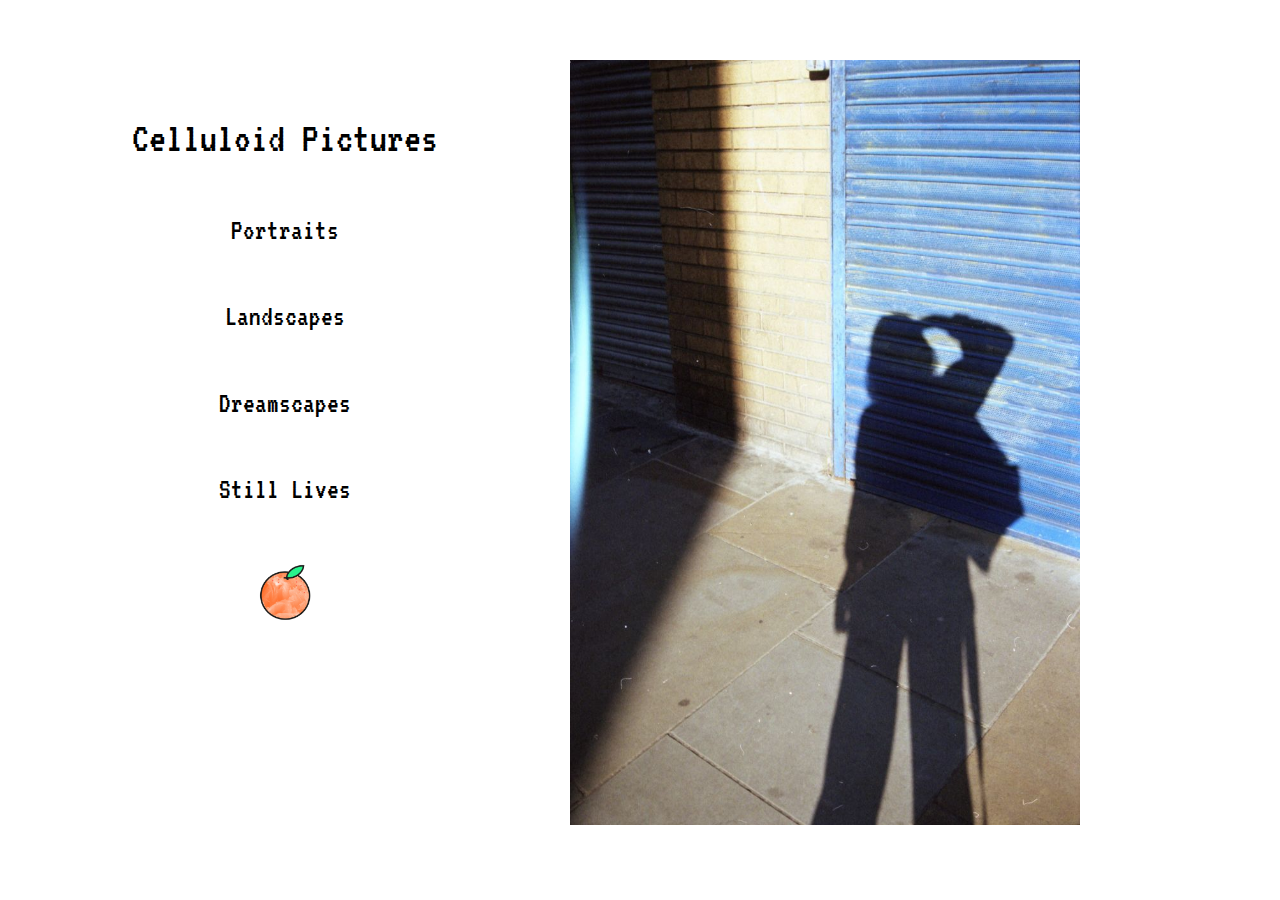
<file: index.html>
<!DOCTYPE html>
<html lang="en">
<head>
    <meta charset="UTF-8">
    <meta name="viewport" content="width=device-width, initial-scale=1.0">
    <meta http-equiv="X-UA-Compatible" content="ie=edge">
    <link href="https://fonts.googleapis.com/css?family=VT323&display=swap" rel="stylesheet">
    <link href="https://fonts.googleapis.com/css?family=Roboto&display=swap" rel="stylesheet">
    <link href="style.css" rel="stylesheet" type="text/css">
    <link rel="icon" type="image/png" href="./images/toilet-paper.svg">
    <script src="https://ajax.googleapis.com/ajax/libs/jquery/3.4.1/jquery.min.js"></script>
    <title>Click Click</title>
</head>
<body>
    <div class="container">
        <div class="nav">
            <a href="index.html">
                <h1>Celluloid Pictures</h1>
            </a>
            <a href="portraits.html">
                <p>Portraits</p>
            </a>
            <a href="landscapes.html">
                <p>Landscapes</p>
            </a>
            <a href="dreamscapes.html">
                <p>Dreamscapes</p>
            </a>
            <a href="still-lives.html">
                <p>Still Lives</p>
            </a>
            <a href="https://emmacheung.co.uk/"target="_blank">
                <img src="./images/orange.png" class="orange"/>
            </a>
        </div>

        <div class="photos">
            <img src="./images/home.jpg" class="home-image">
        </div>

    </div>

</body>
</html>
</file>
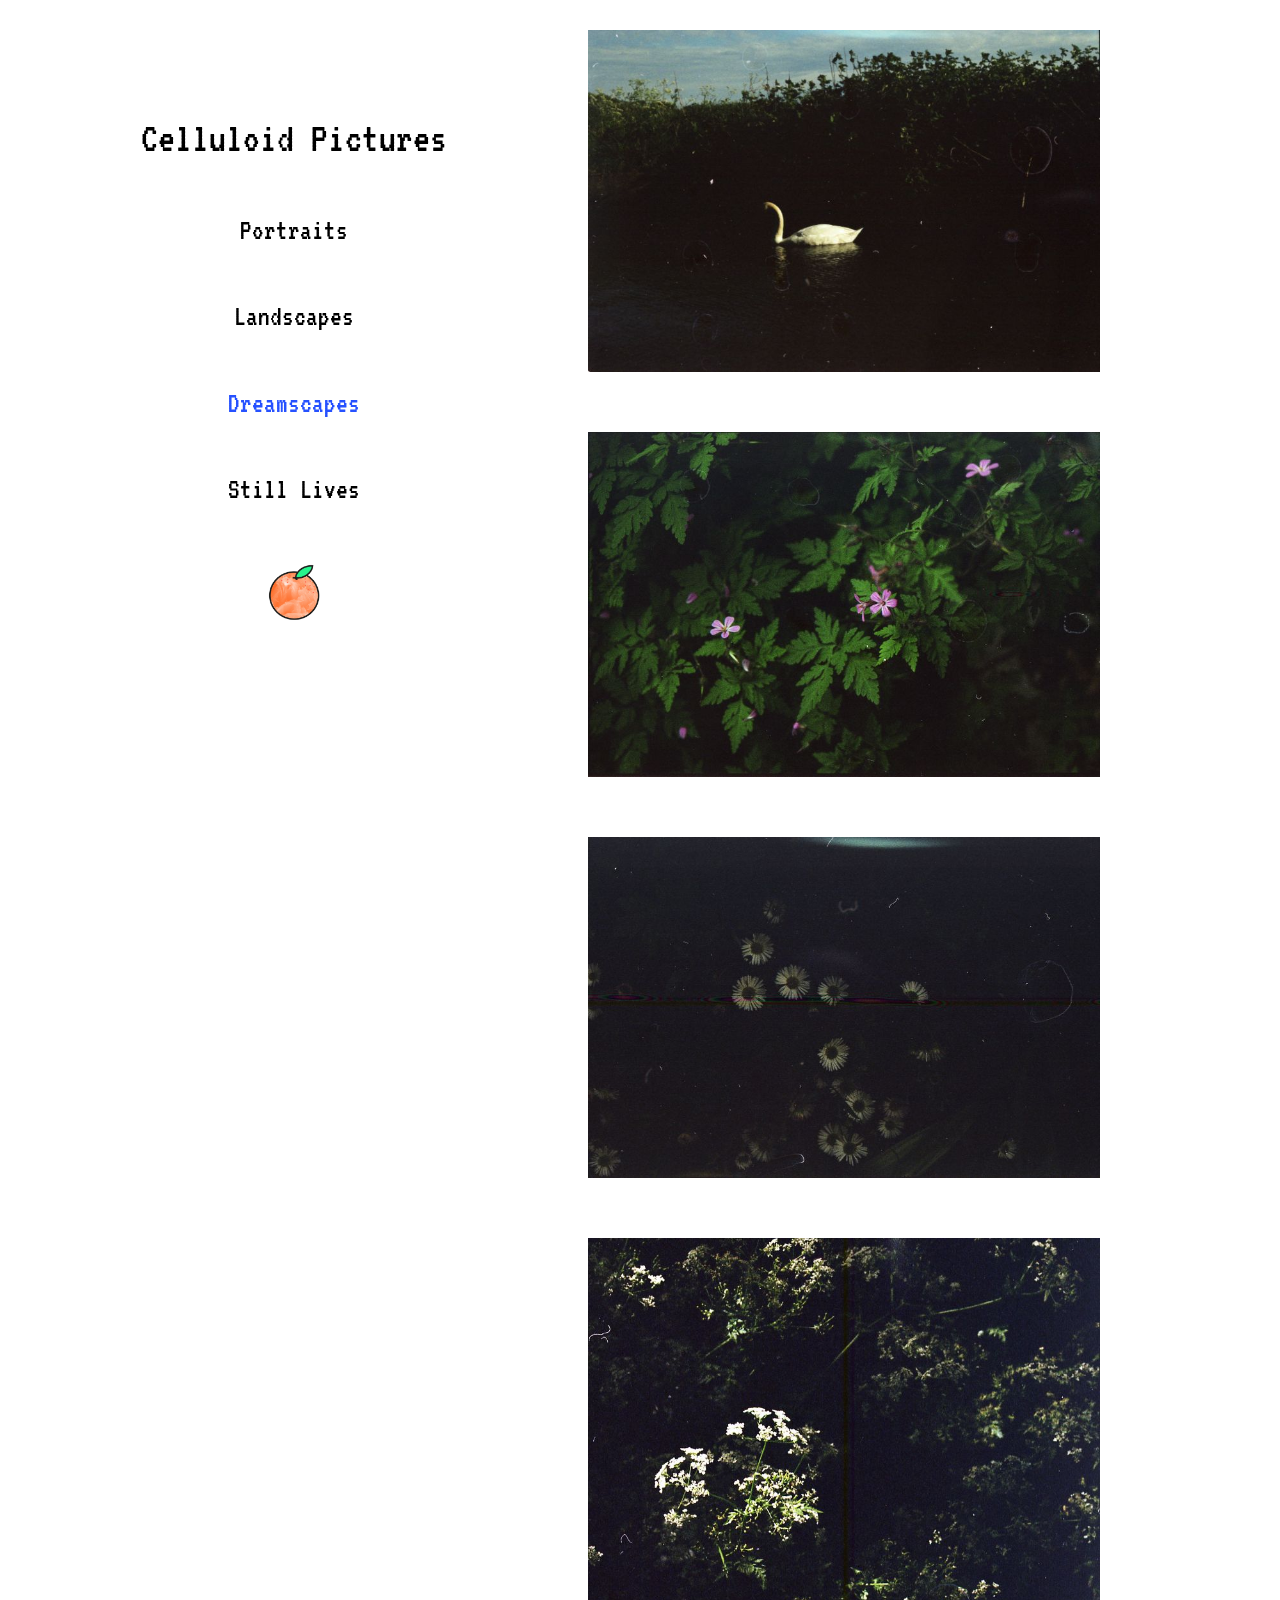
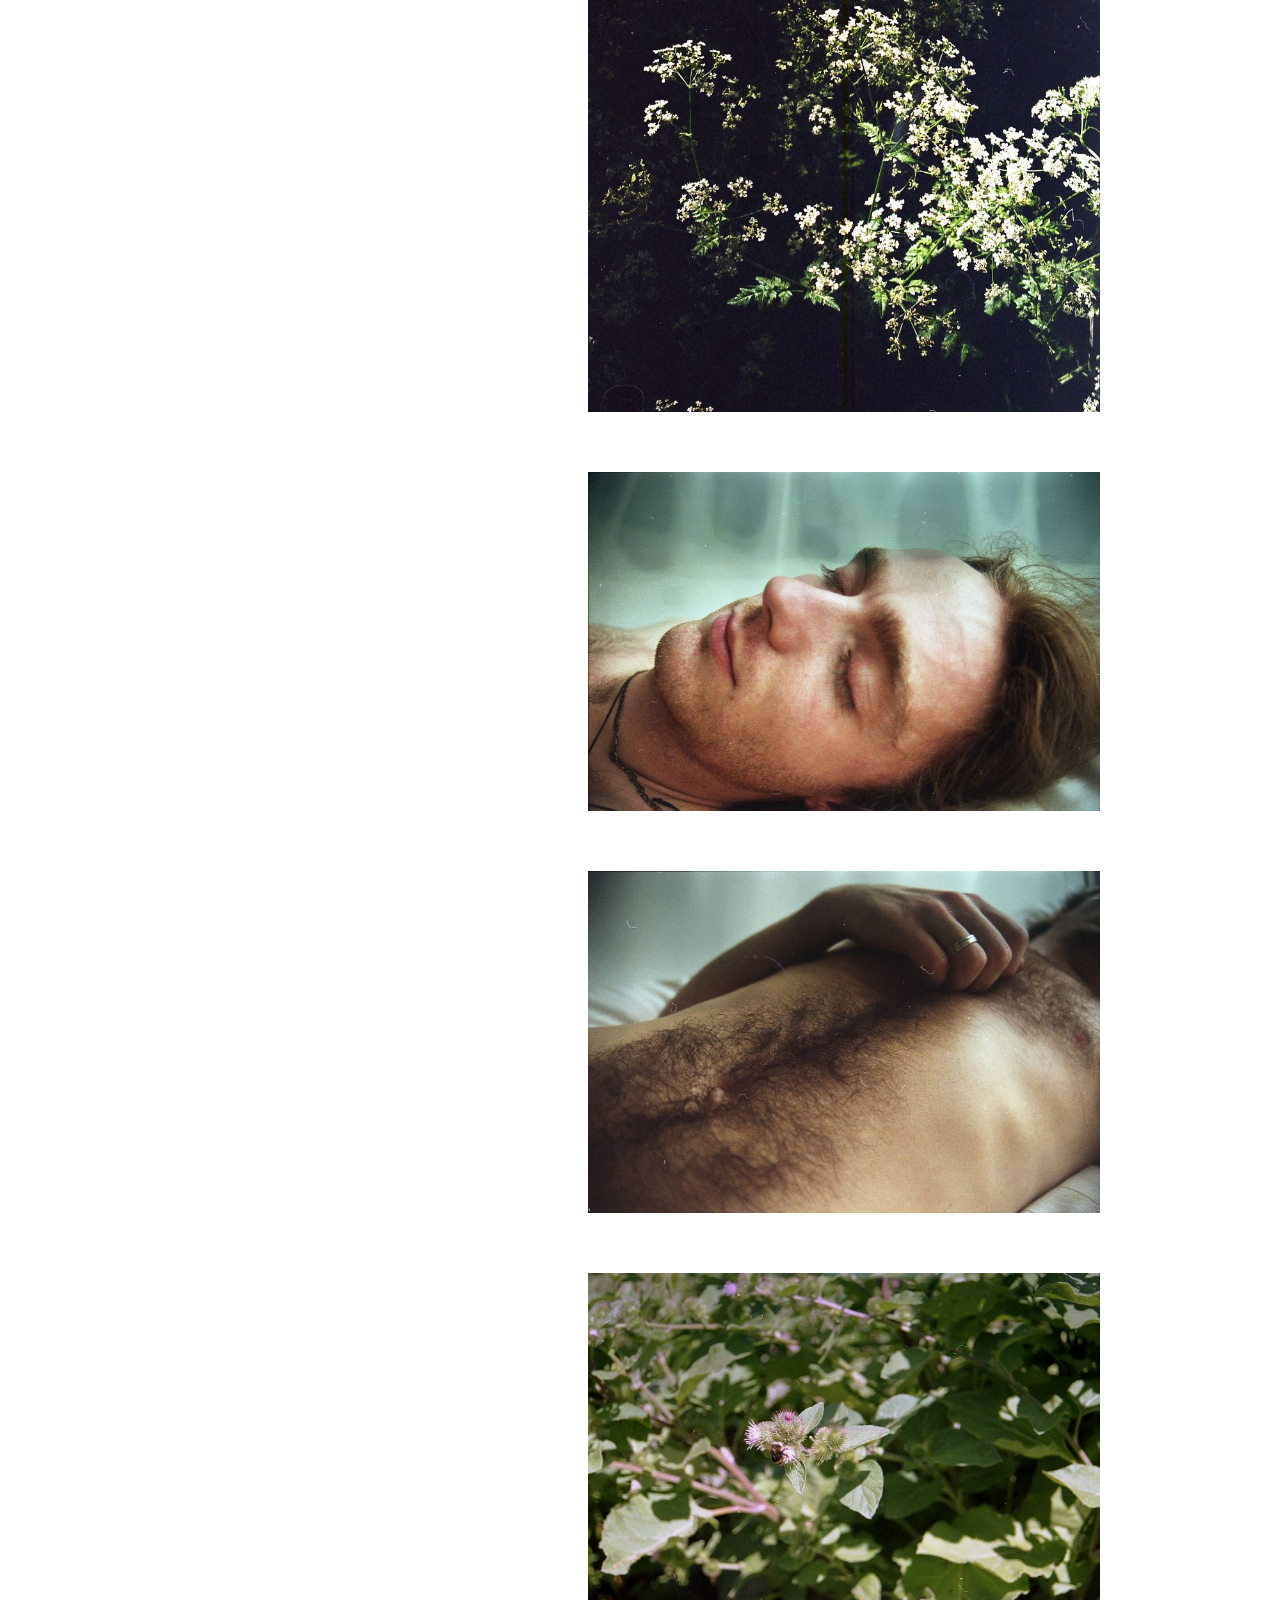
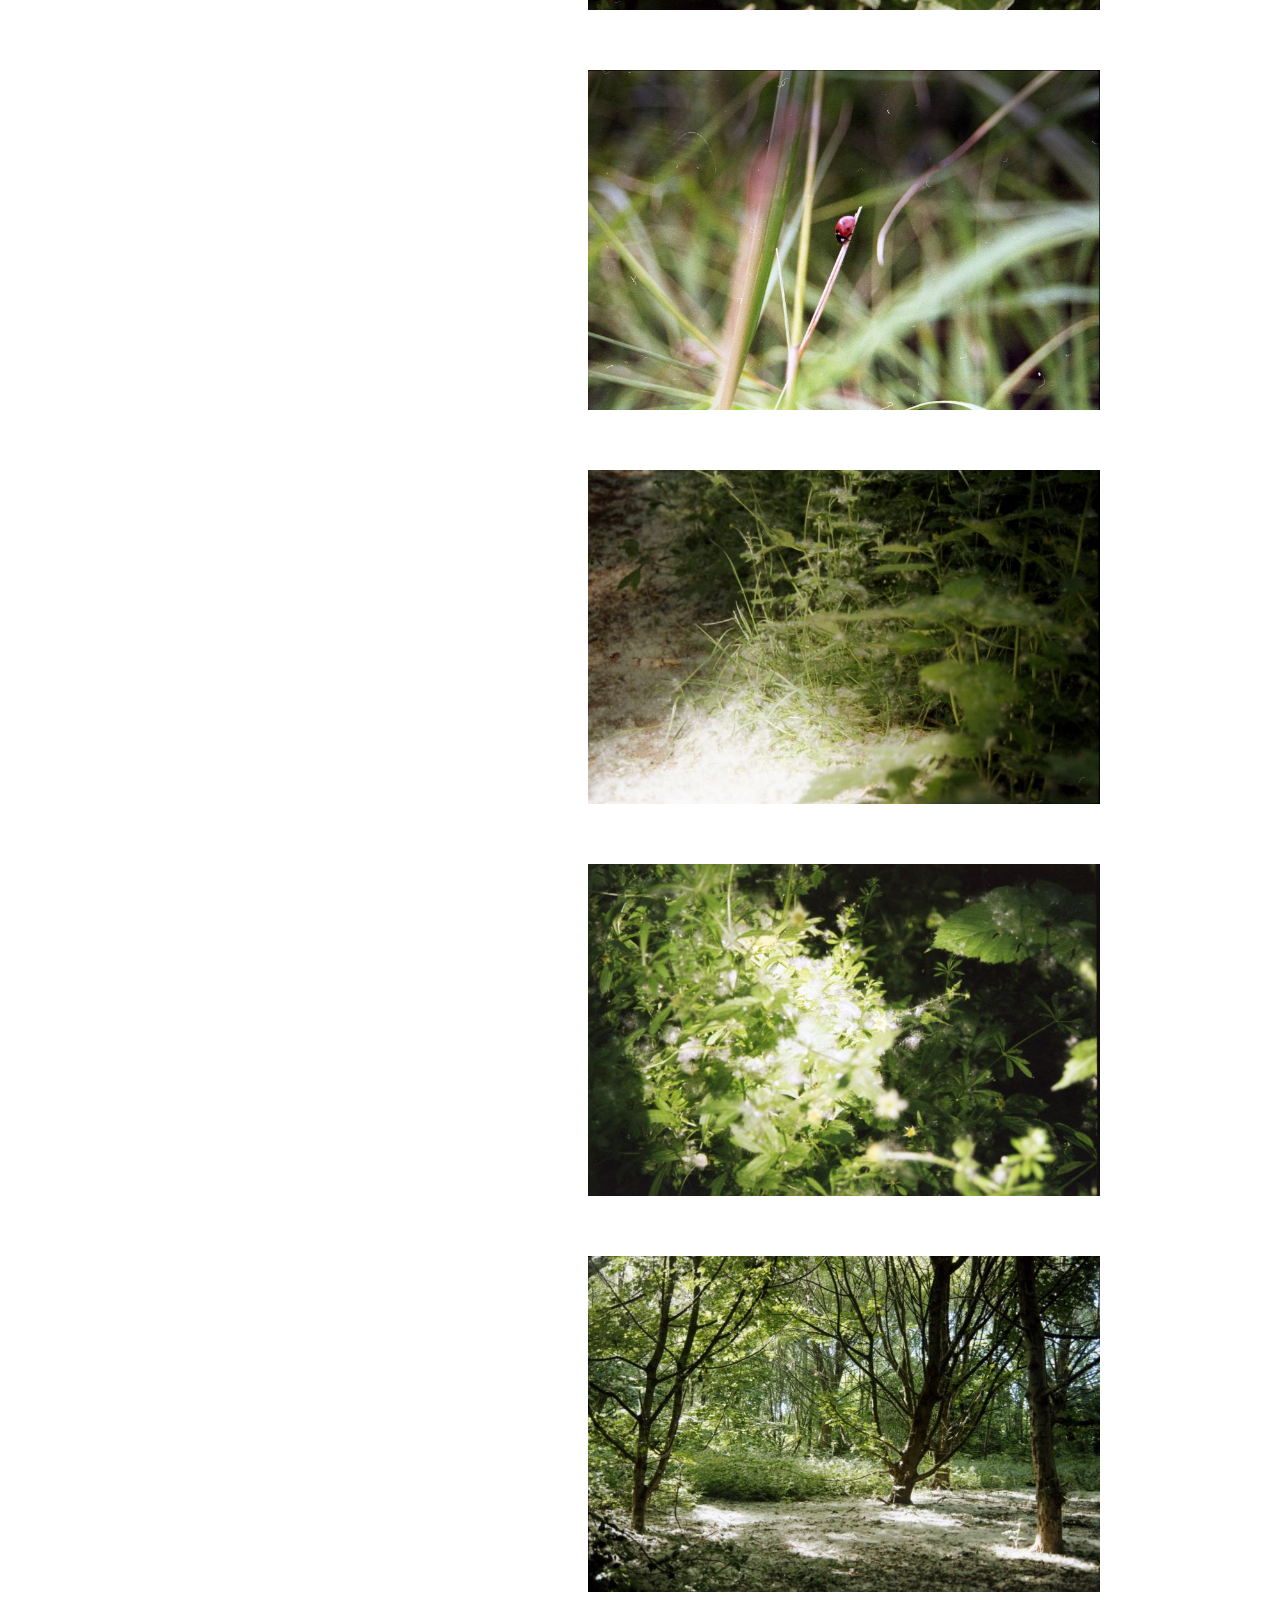
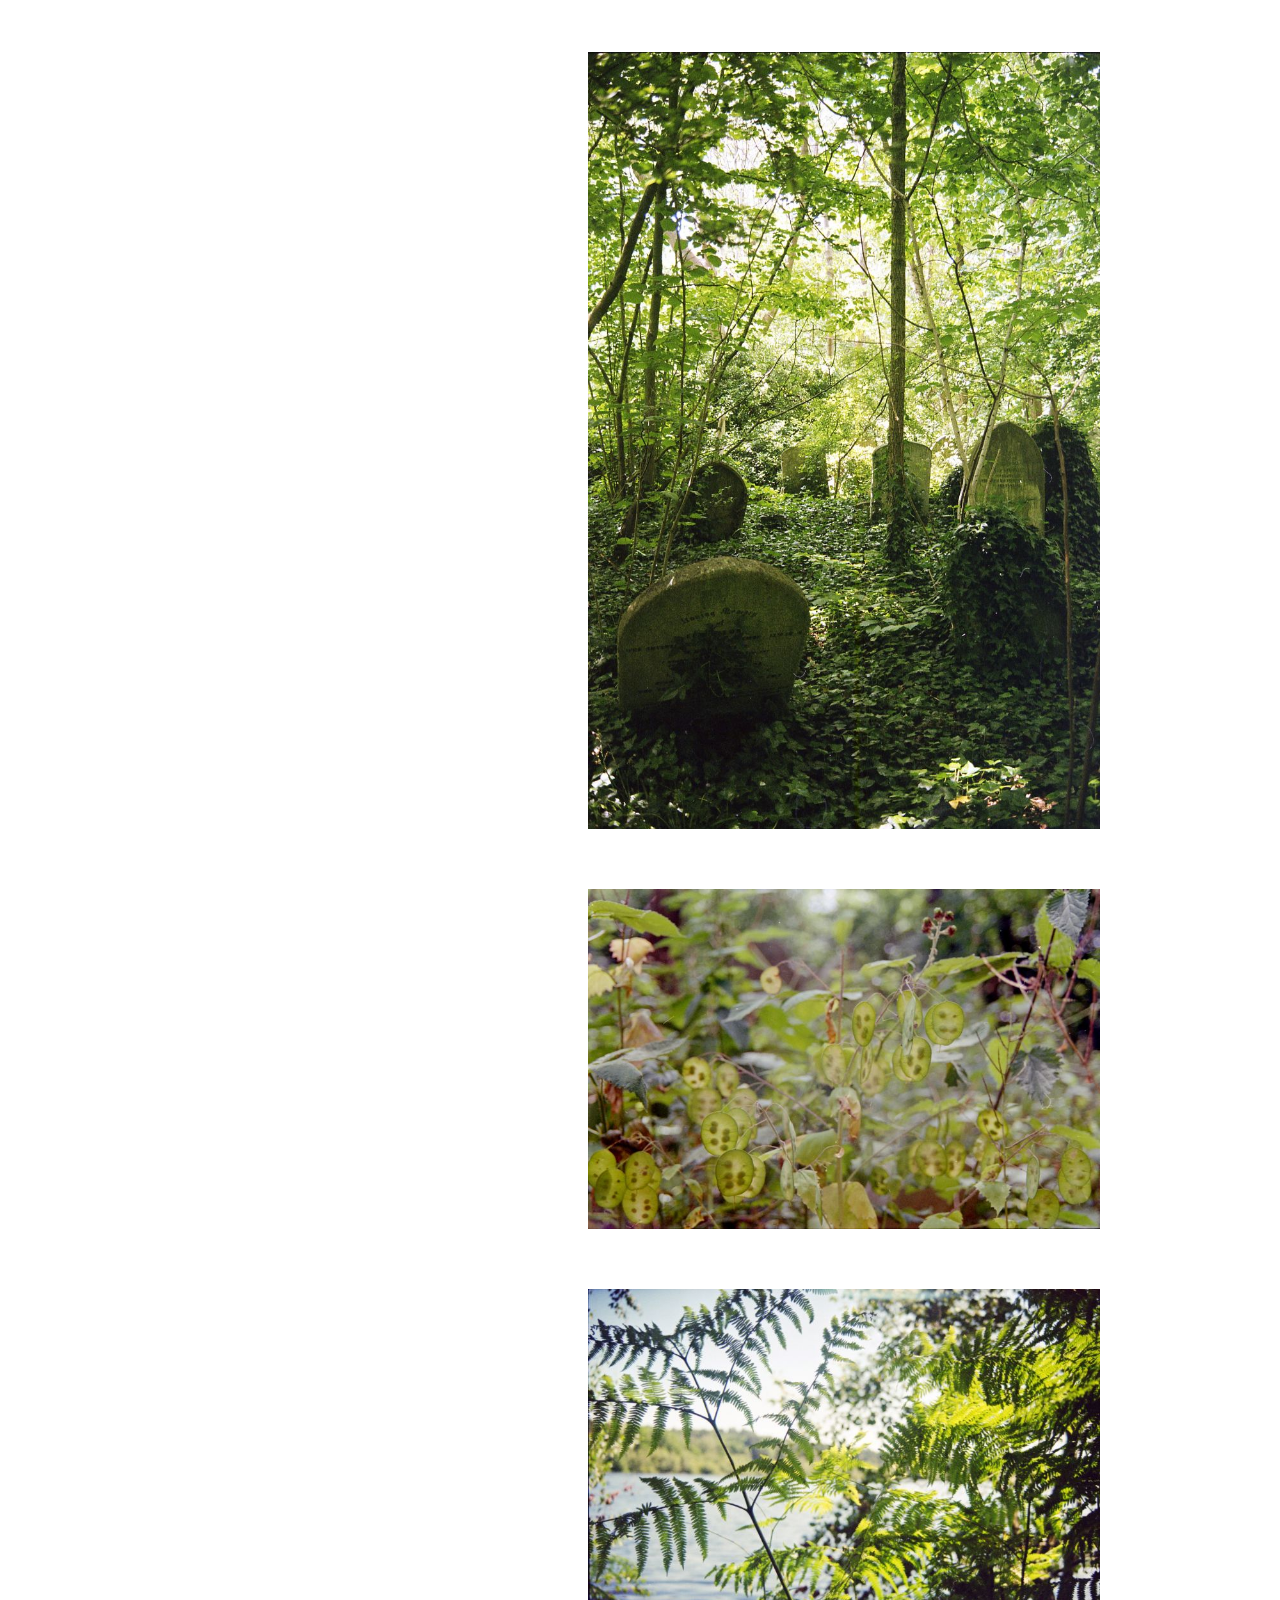
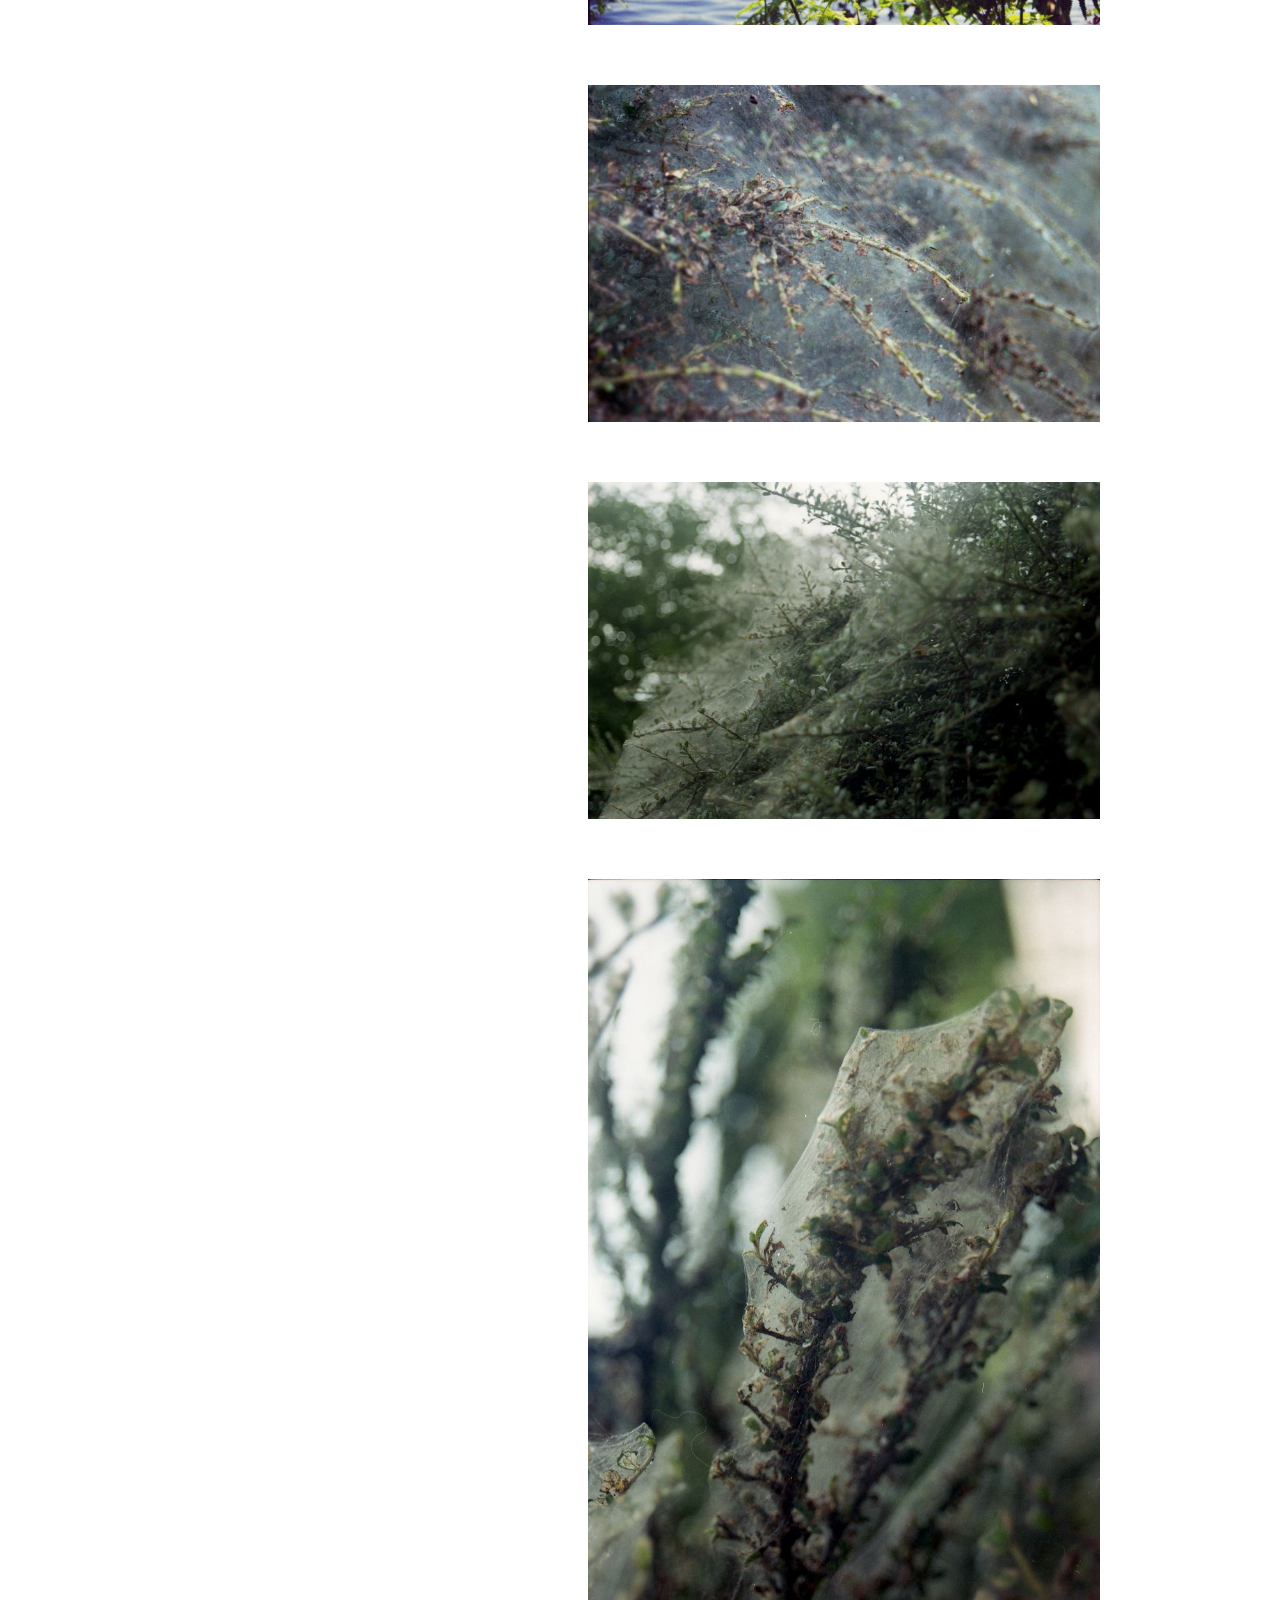
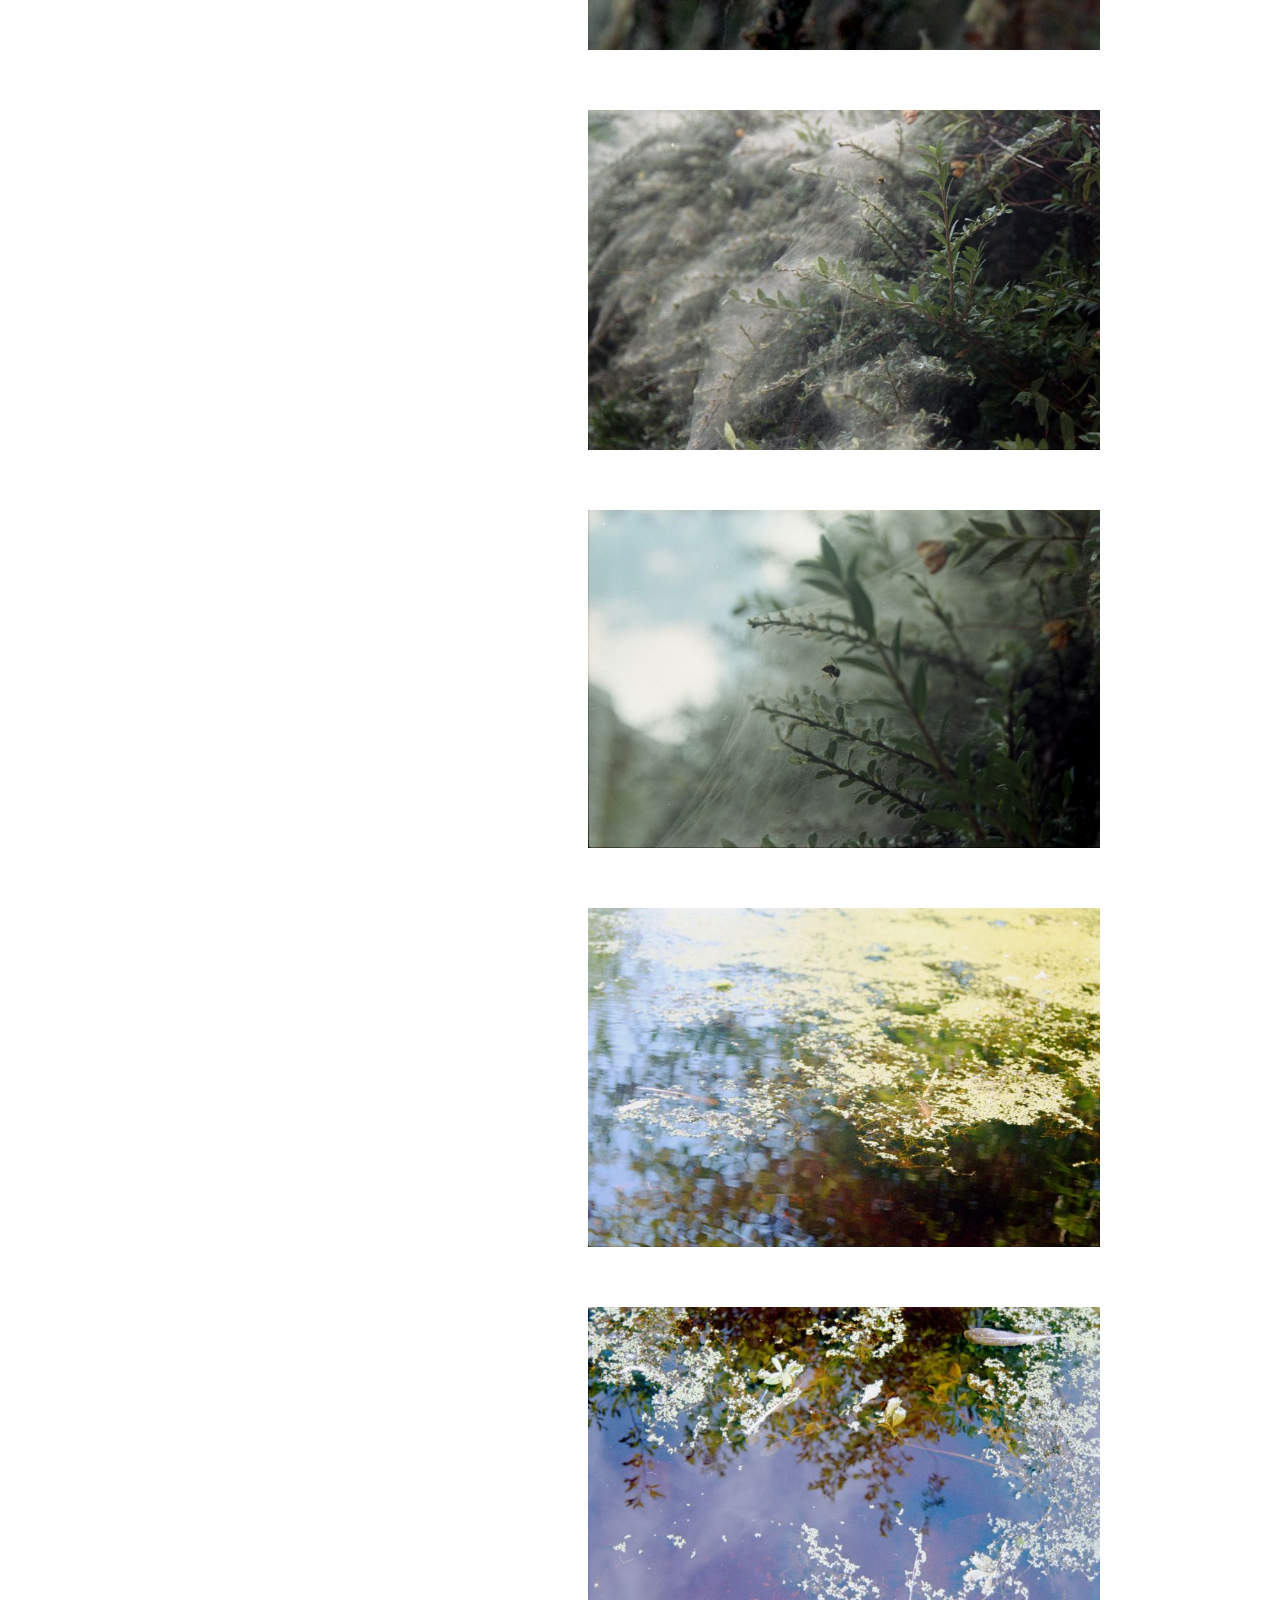
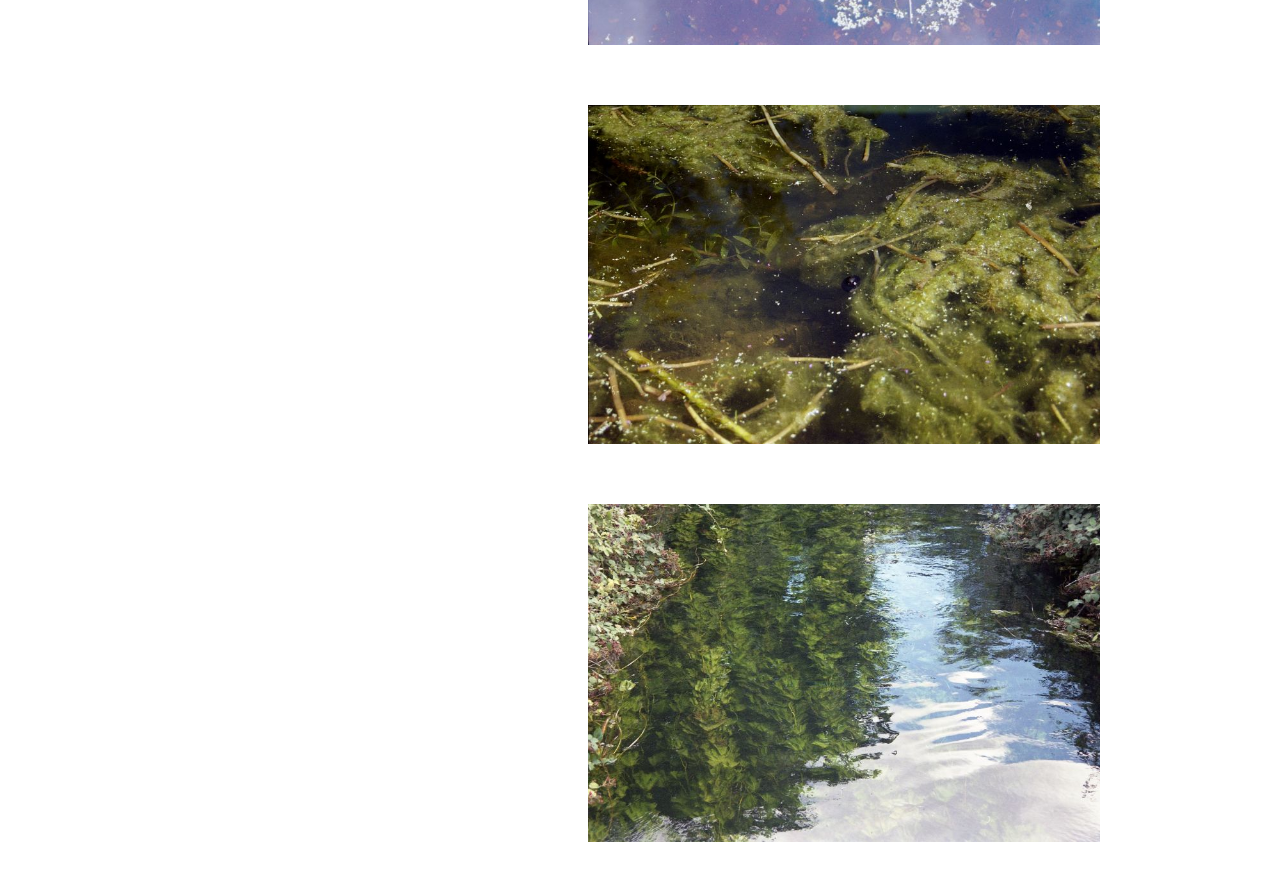
<file: dreamscapes.html>
<!DOCTYPE html>
<html lang="en">
<head>
    <meta charset="UTF-8">
    <meta name="viewport" content="width=device-width, initial-scale=1.0">
    <meta http-equiv="X-UA-Compatible" content="ie=edge">
    <link href="https://fonts.googleapis.com/css?family=VT323&display=swap" rel="stylesheet">
    <link href="https://fonts.googleapis.com/css?family=Roboto&display=swap" rel="stylesheet">
    <link href="style.css" rel="stylesheet" type="text/css">
    <link rel="icon" type="image/png" href="./images/toilet-paper.svg">
    <script src="https://ajax.googleapis.com/ajax/libs/jquery/3.4.1/jquery.min.js"></script>
    <title>Click Click</title>
</head>
<body>
    <div class="container">
        <div class="nav">
            <a href="index.html">
                <h1>Celluloid Pictures</h1>
            </a>
            <a href="portraits.html">
                <p>Portraits</p>
            </a>
            <a href="landscapes.html">
                <p>Landscapes</p>
            </a>
            <a href="dreamscapes.html">
                <p style='color:#2651ff'>Dreamscapes</p>
            </a>
            <a href="still-lives.html">
                <p>Still Lives</p>
            </a>
            <a href="https://emmacheung.co.uk/" target="_blank">
                <img src="./images/orange.png" class="orange"/>
            </a>
        </div>

        <div class="photos">
            <img src="./images/dreamscapes/darkscape-01-min.jpg" class="image">
            <img src="./images/dreamscapes/darkscape-02-min.jpg" class="image">
            <img src="./images/dreamscapes/darkscape-03-min.jpg" class="image">
            <img src="./images/dreamscapes/darkscape-04-min.jpg" class="image">
            <img src="./images/dreamscapes/body-01-min.jpg" class="image">
            <img src="./images/dreamscapes/body-02-min.jpg" class="image">
            <img src="./images/dreamscapes/leafy-01-min.jpg" class="image">
            <img src="./images/dreamscapes/leafy-02-min.jpg" class="image">
            <img src="./images/dreamscapes/leafy-03-min.jpg" class="image">
            <img src="./images/dreamscapes/leafy-04-min.jpg" class="image">
            <img src="./images/dreamscapes/leafy-05-min.jpg" class="image">
            <img src="./images/dreamscapes/leafy-06-min.jpg" class="image">
            <img src="./images/dreamscapes/leafy-07-min.jpg" class="image">
            <img src="./images/dreamscapes/leafy-08-min.jpg" class="image">
            <img src="./images/dreamscapes/spider-01-min.jpg" class="image">
            <img src="./images/dreamscapes/spider-02-min.jpg" class="image">
            <img src="./images/dreamscapes/spider-03-min.jpg" class="image">
            <img src="./images/dreamscapes/spider-04-min.jpg" class="image">
            <img src="./images/dreamscapes/spider-05-min.jpg" class="image">
            <img src="./images/dreamscapes/water-01-min.jpg" class="image">
            <img src="./images/dreamscapes/water-02-min.jpg" class="image">
            <img src="./images/dreamscapes/water-03-min.jpg" class="image">
            <img src="./images/dreamscapes/water-04-min.jpg" class="image">
        </div>
        
        <div class="back">
            <a href="index.html">
                <h1>Back to home</h1>
            </a>
        </div>
    </div>

</body>
</html>
</file>
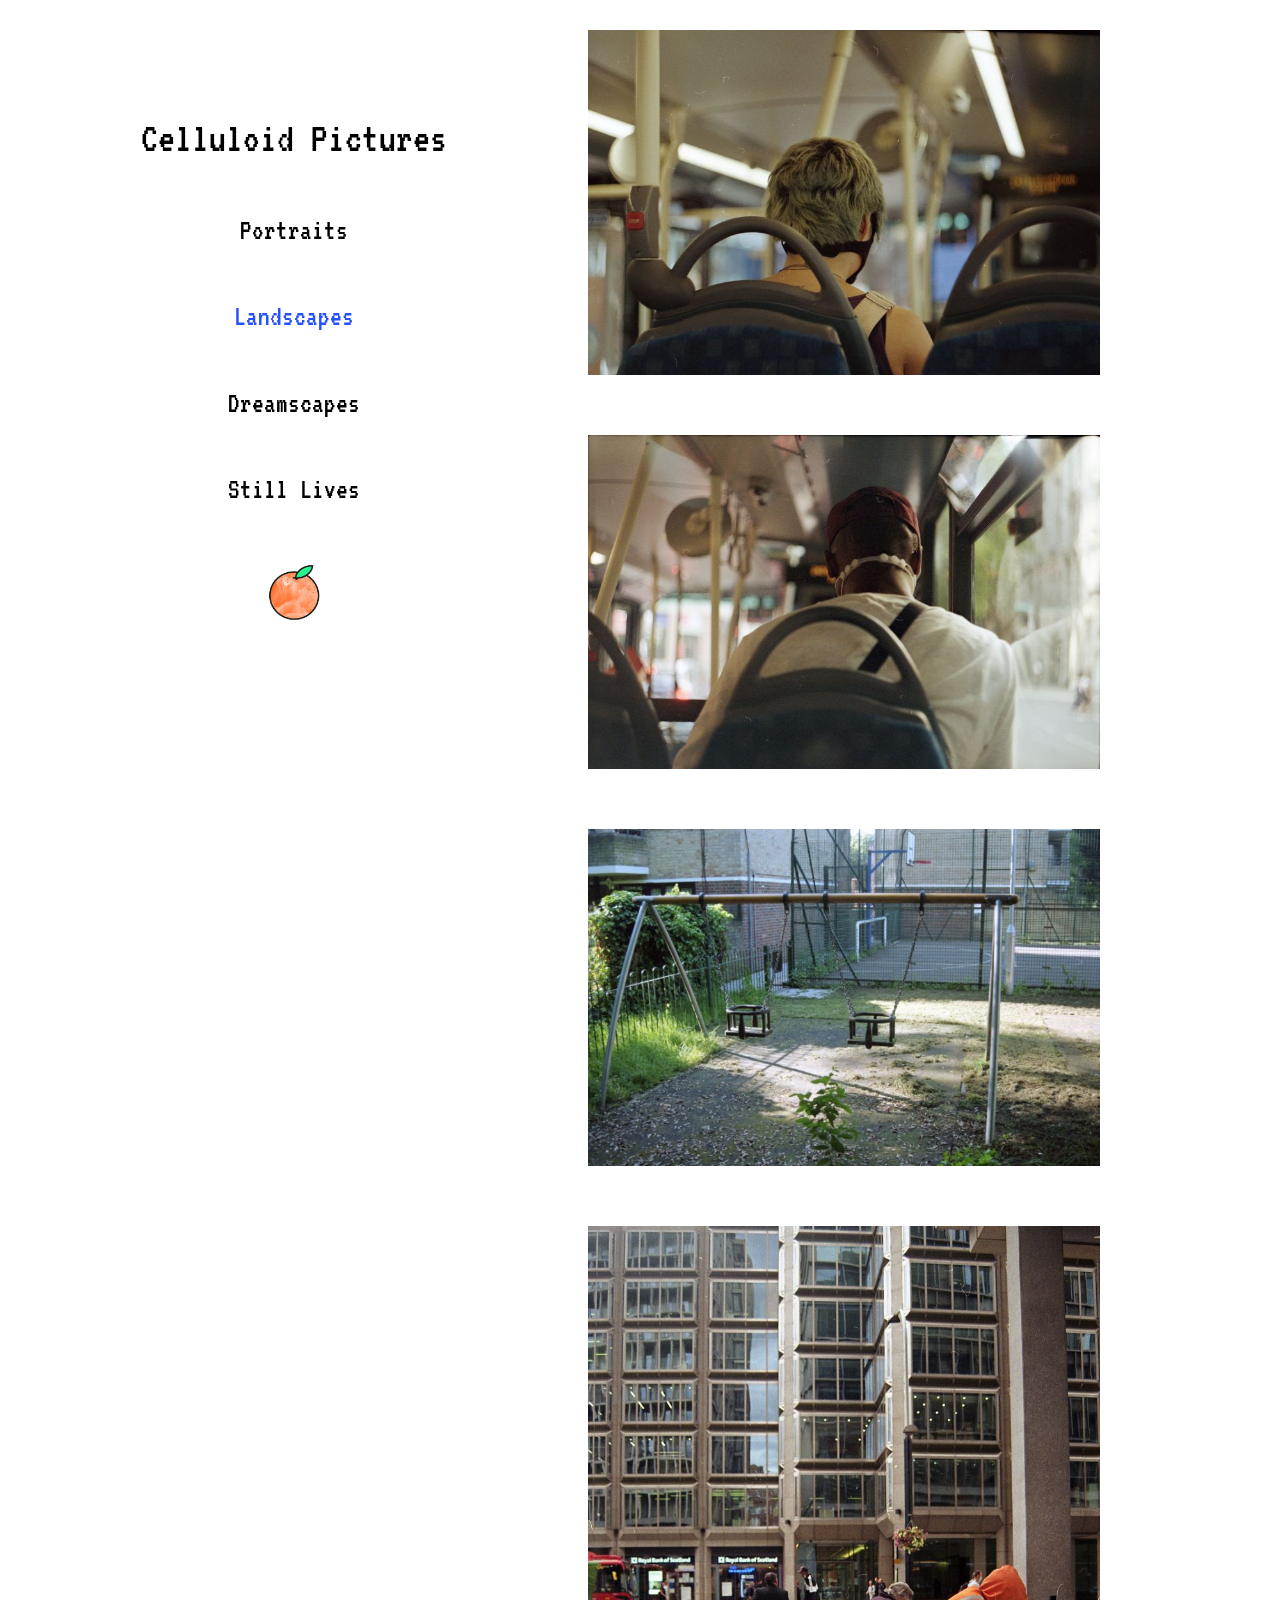
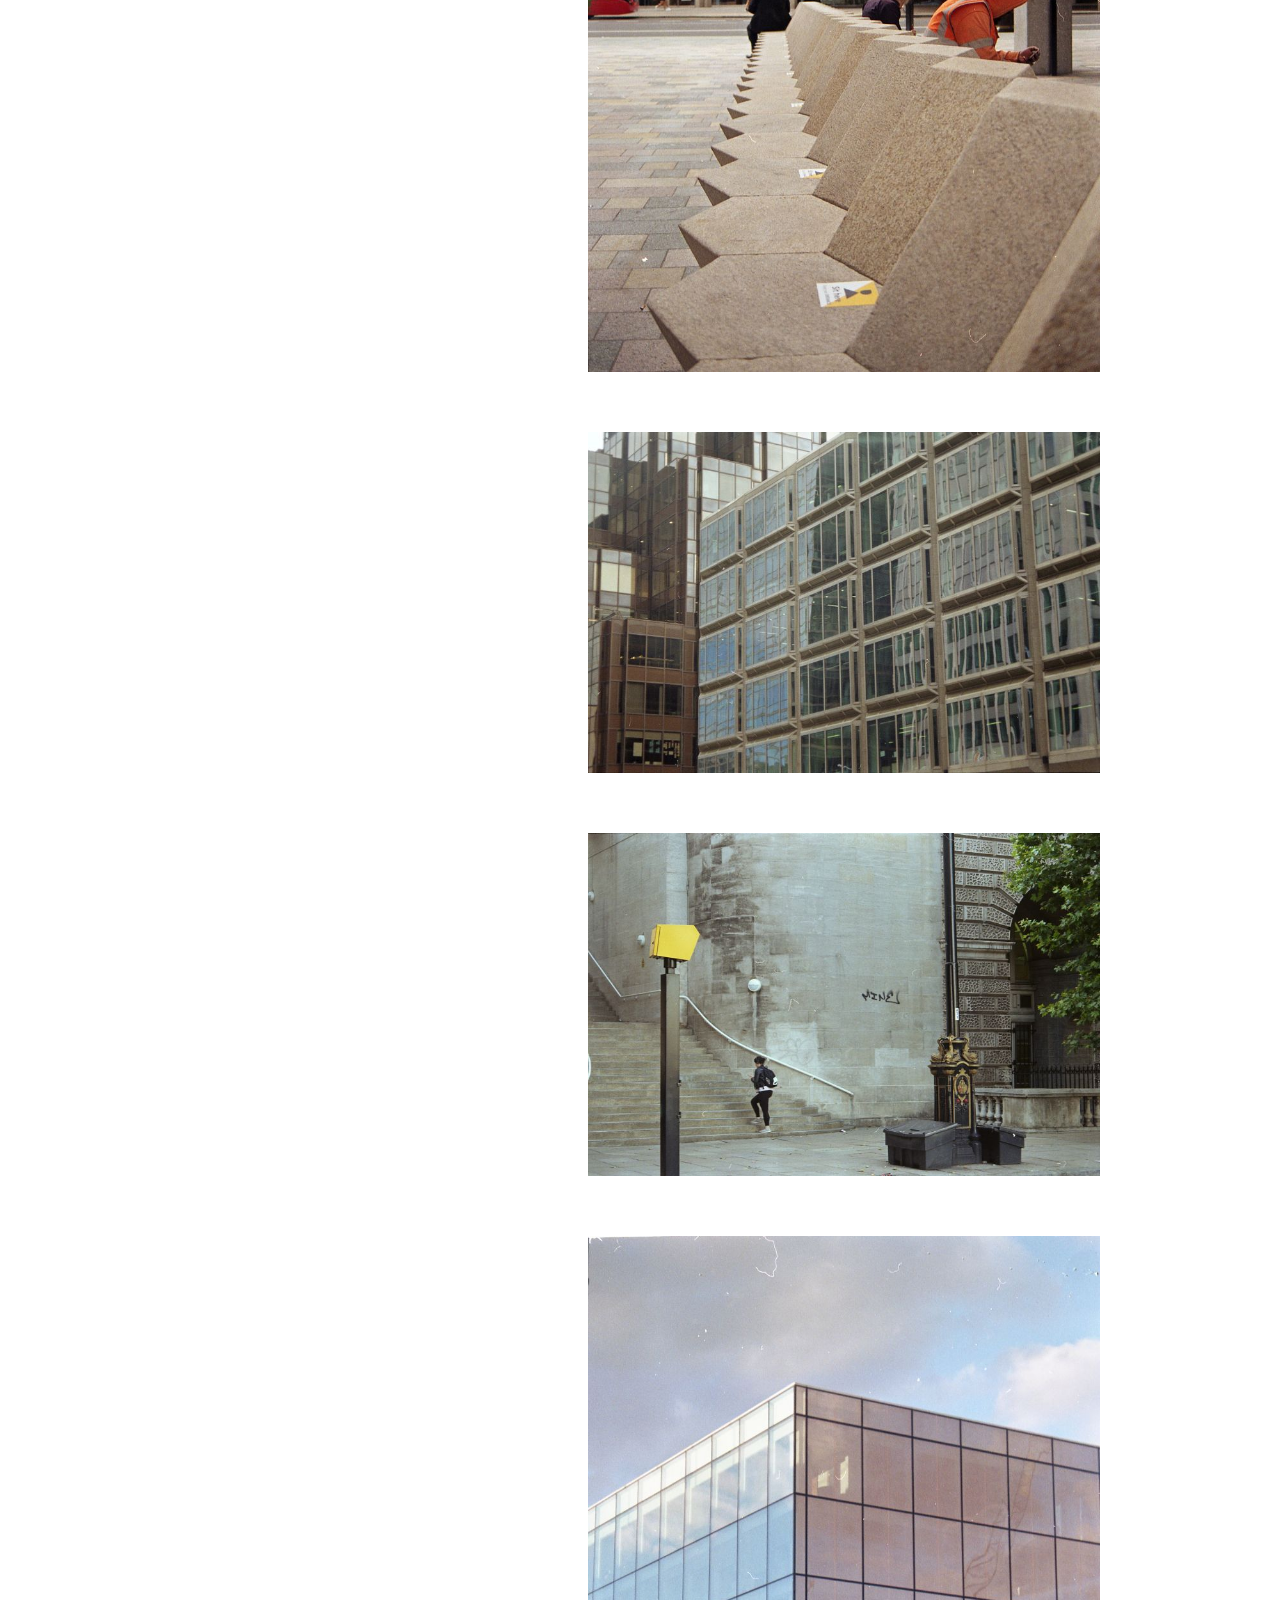
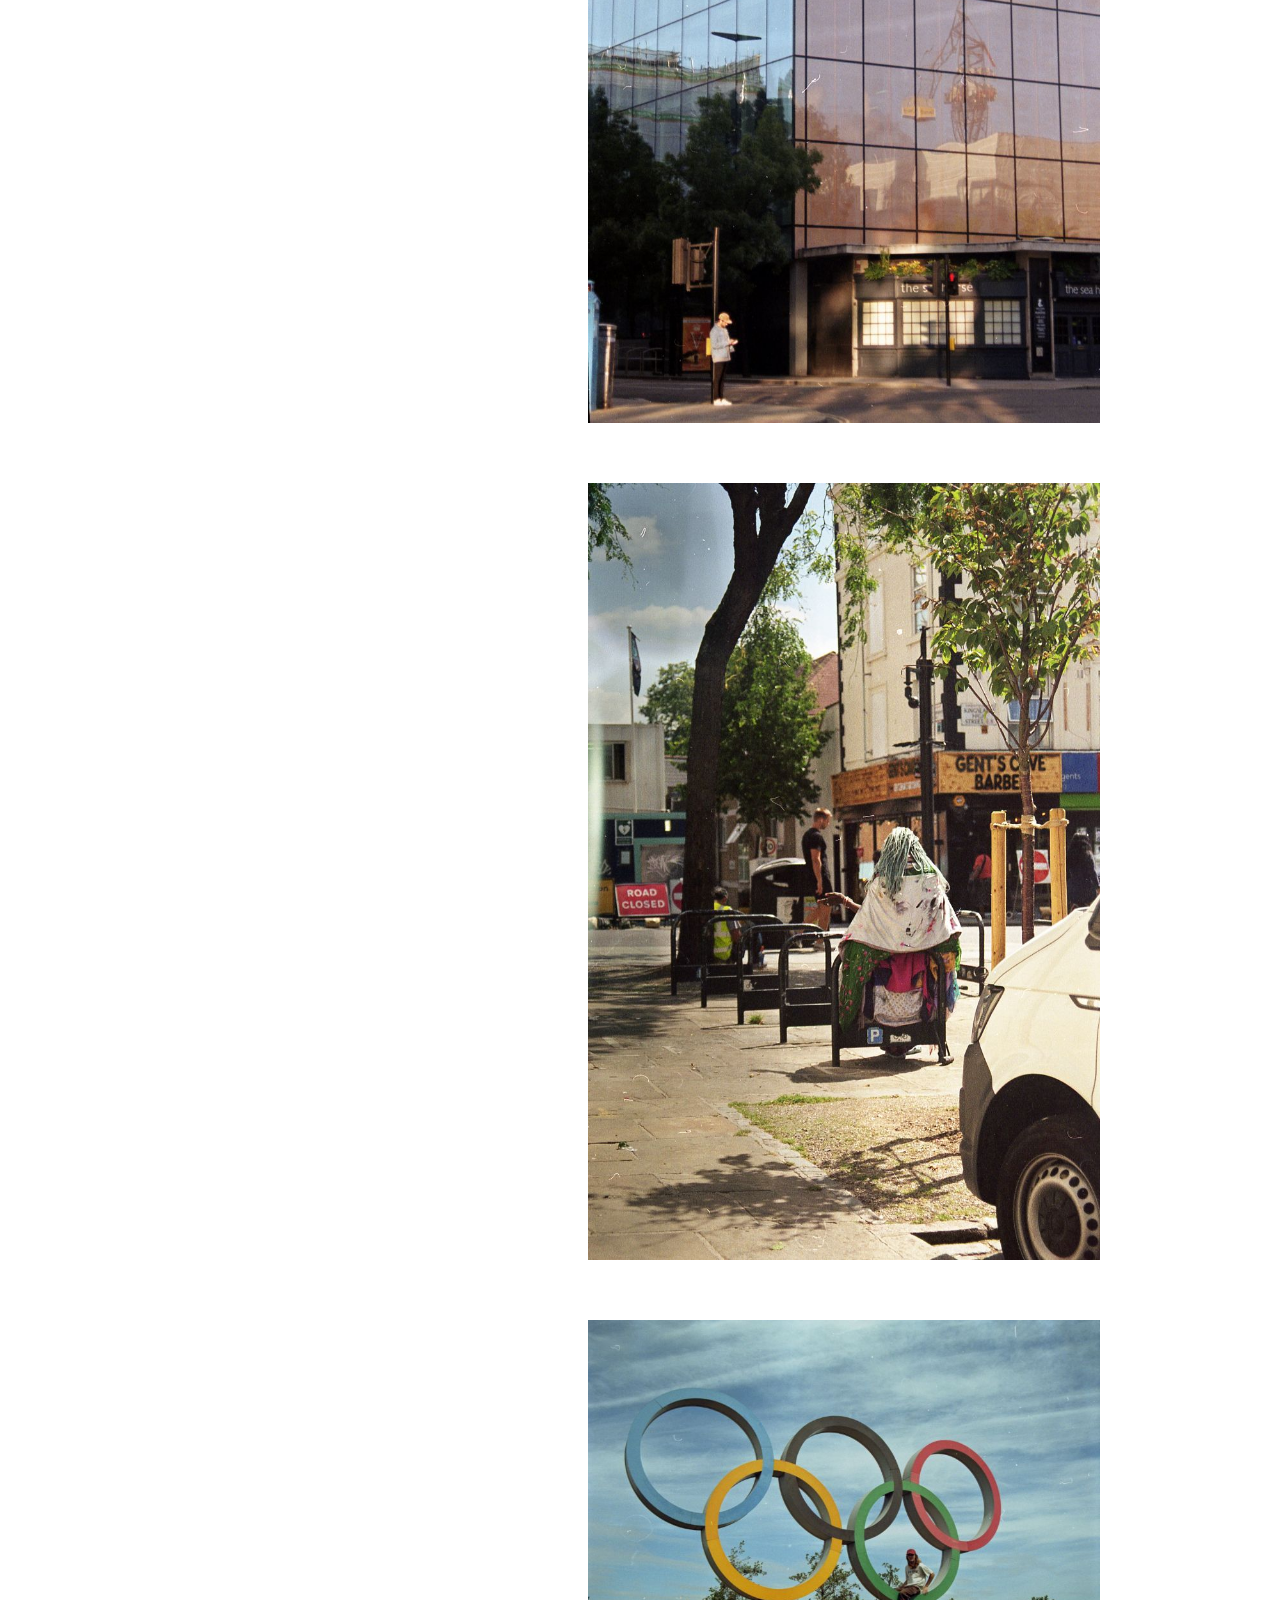
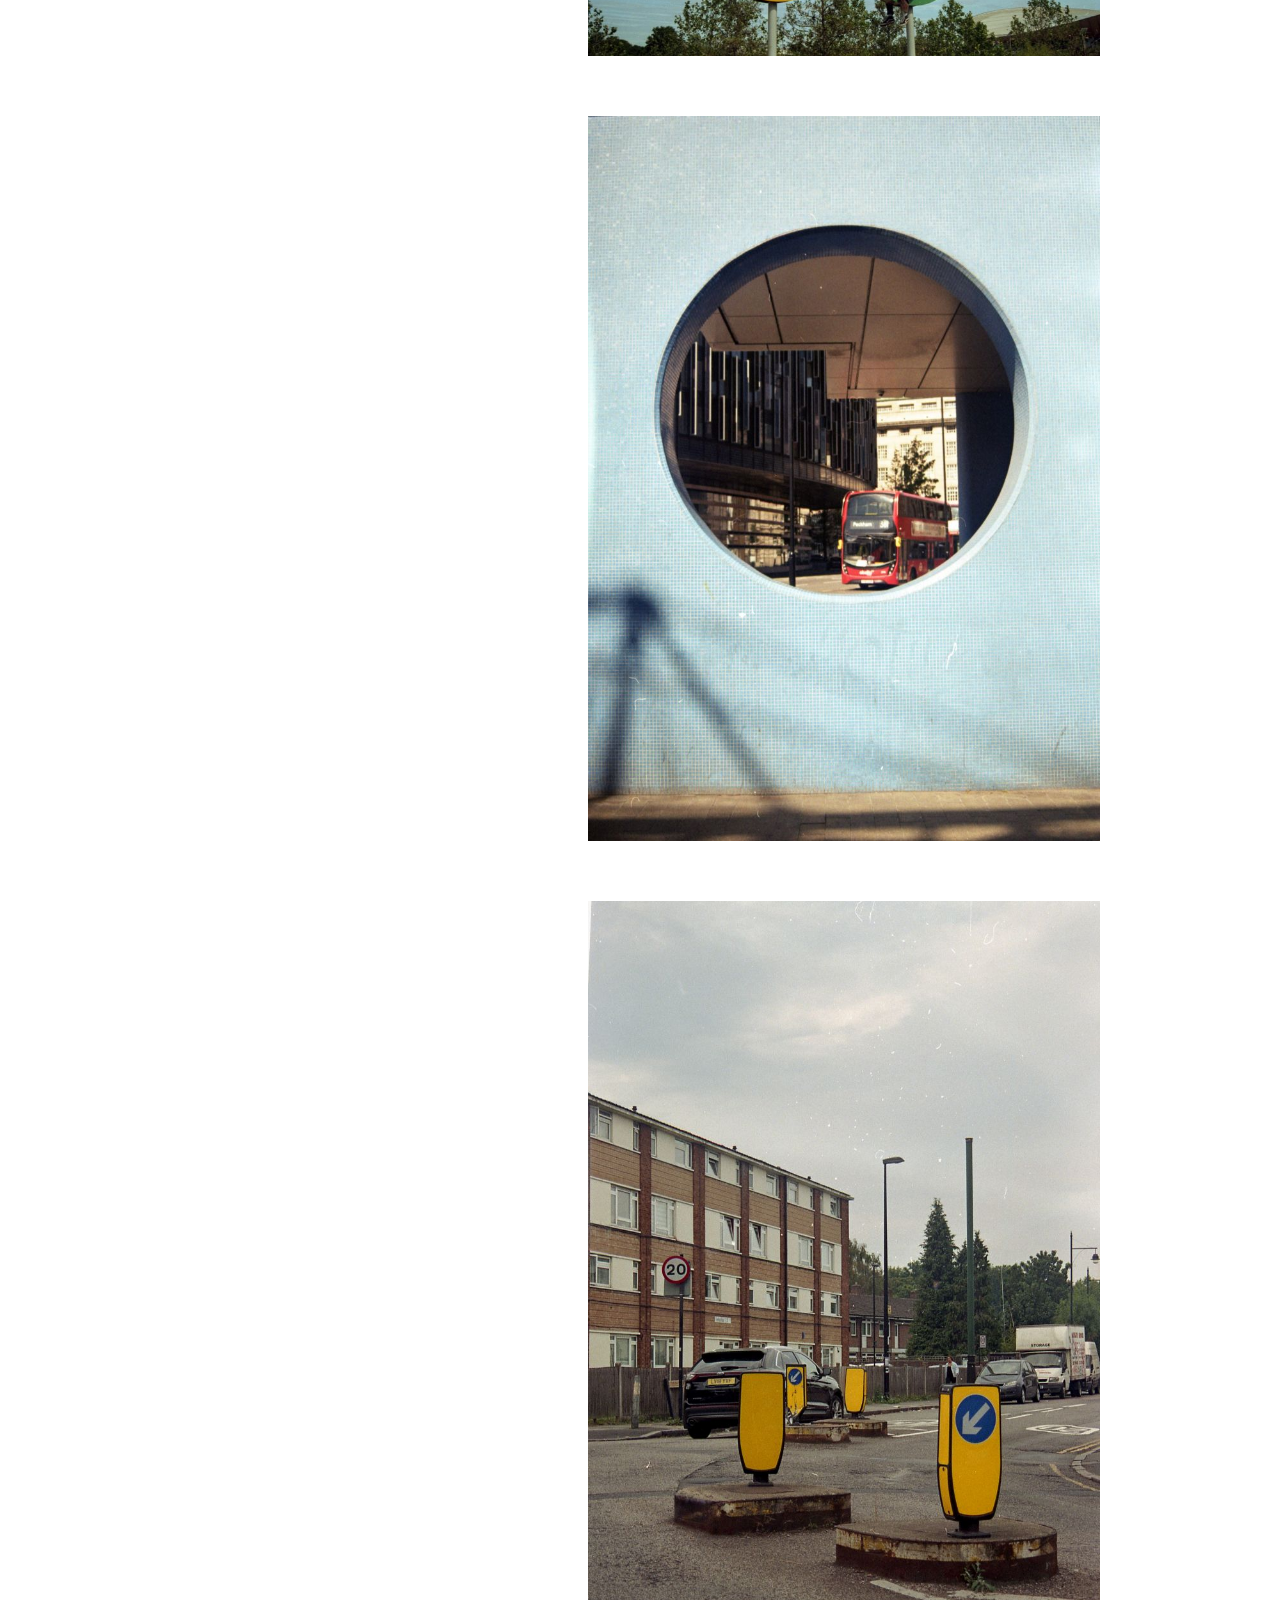
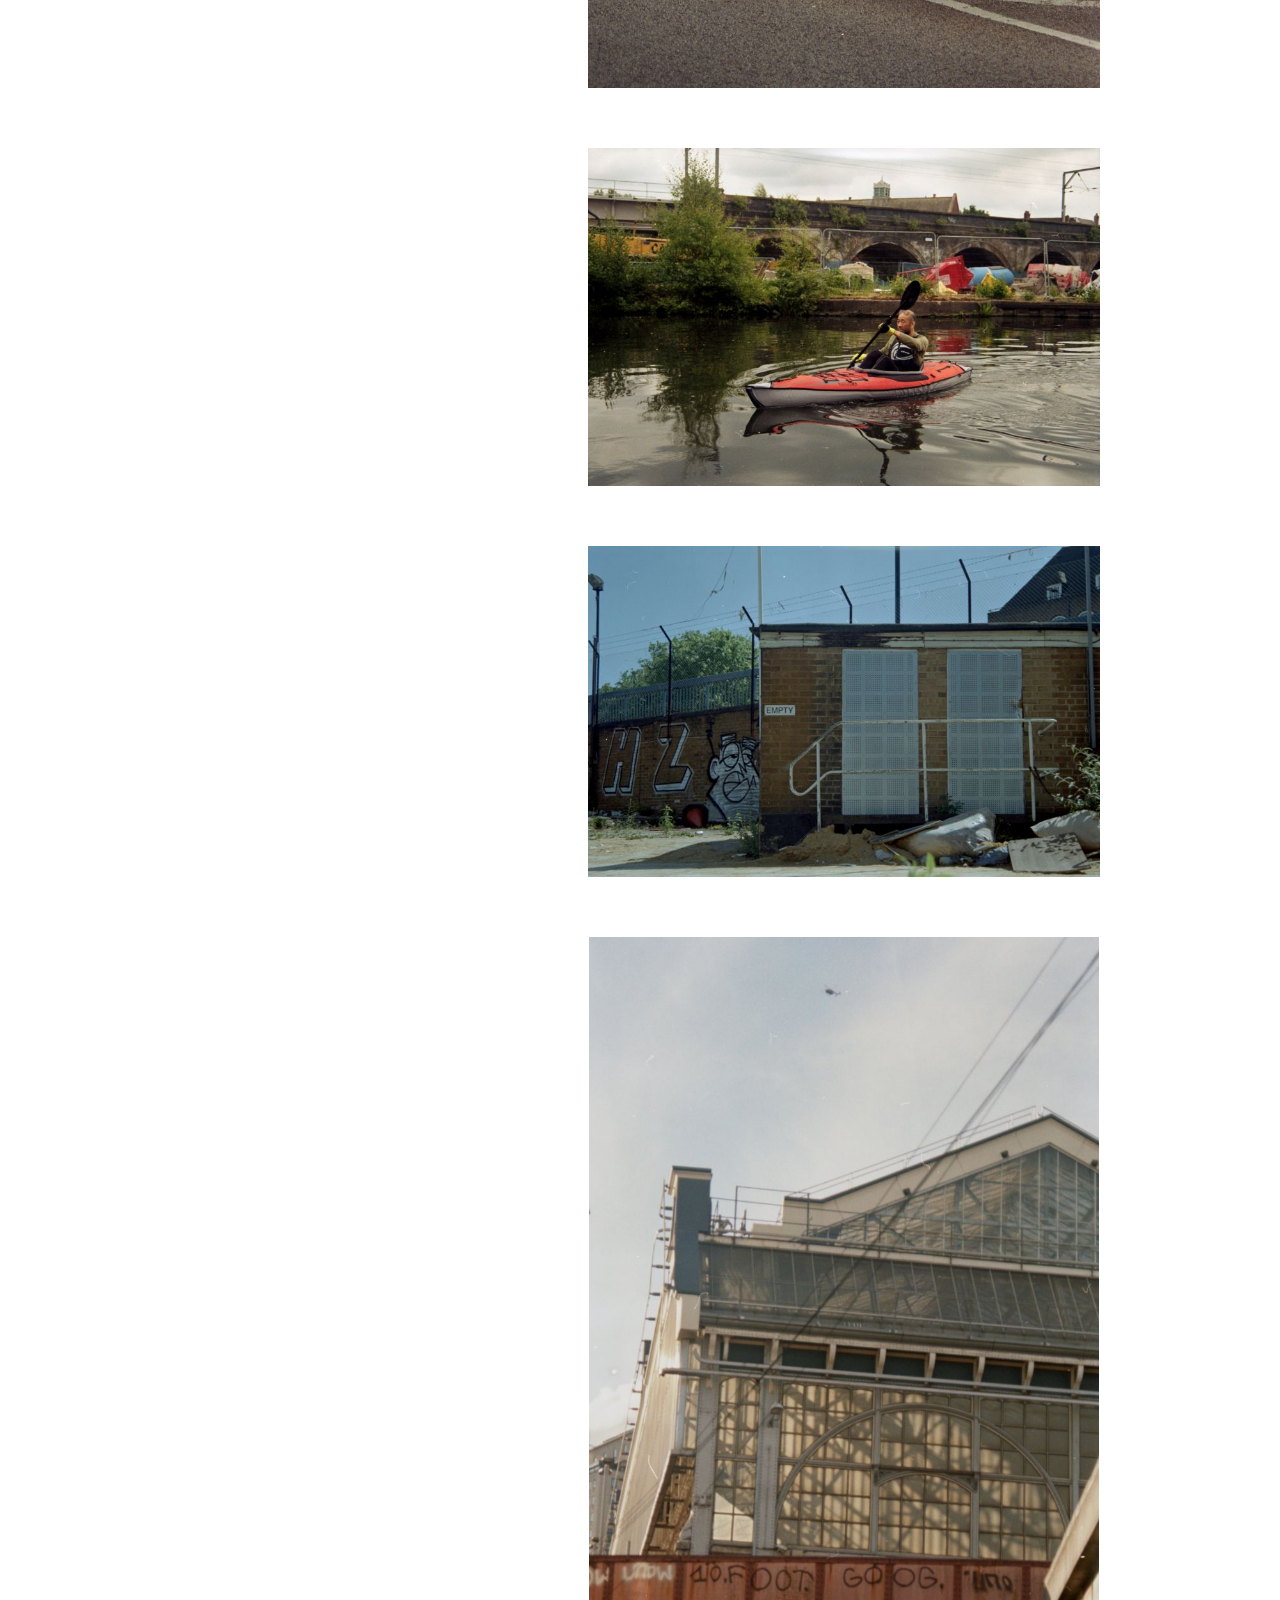
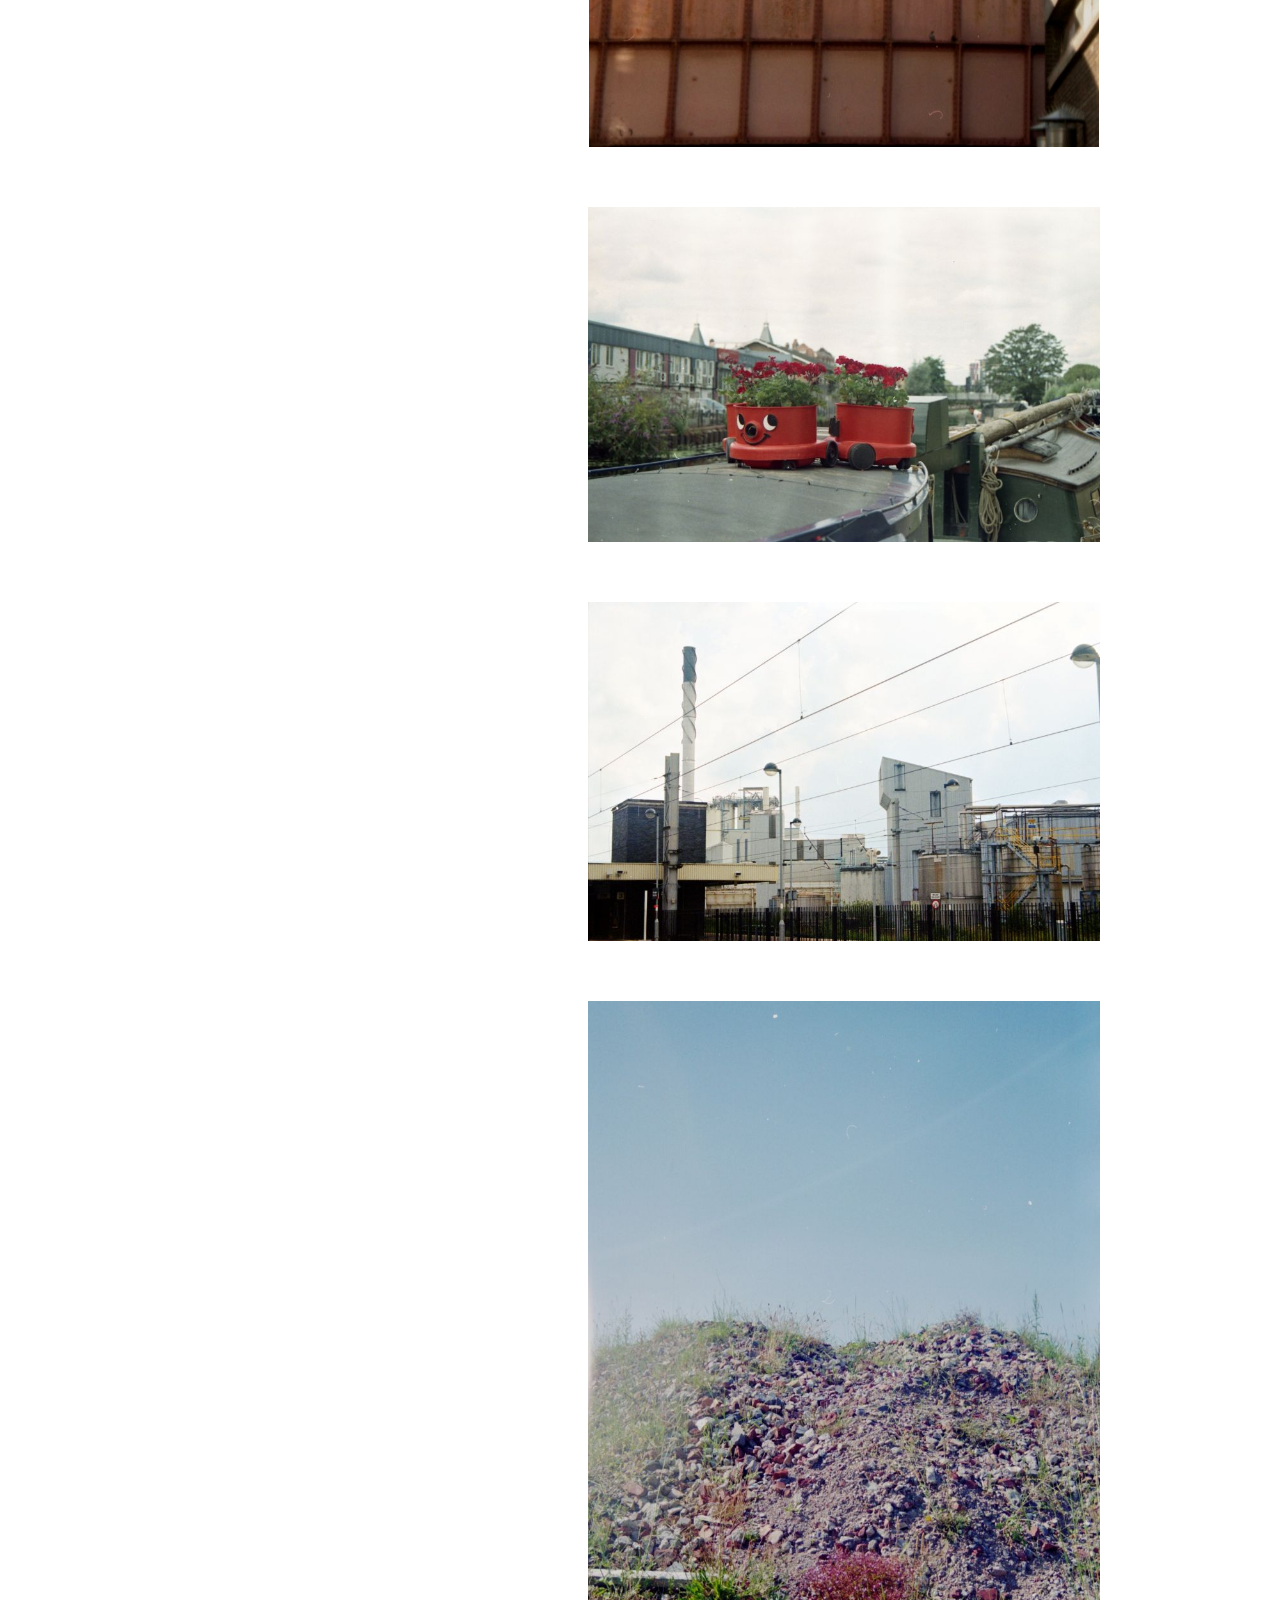
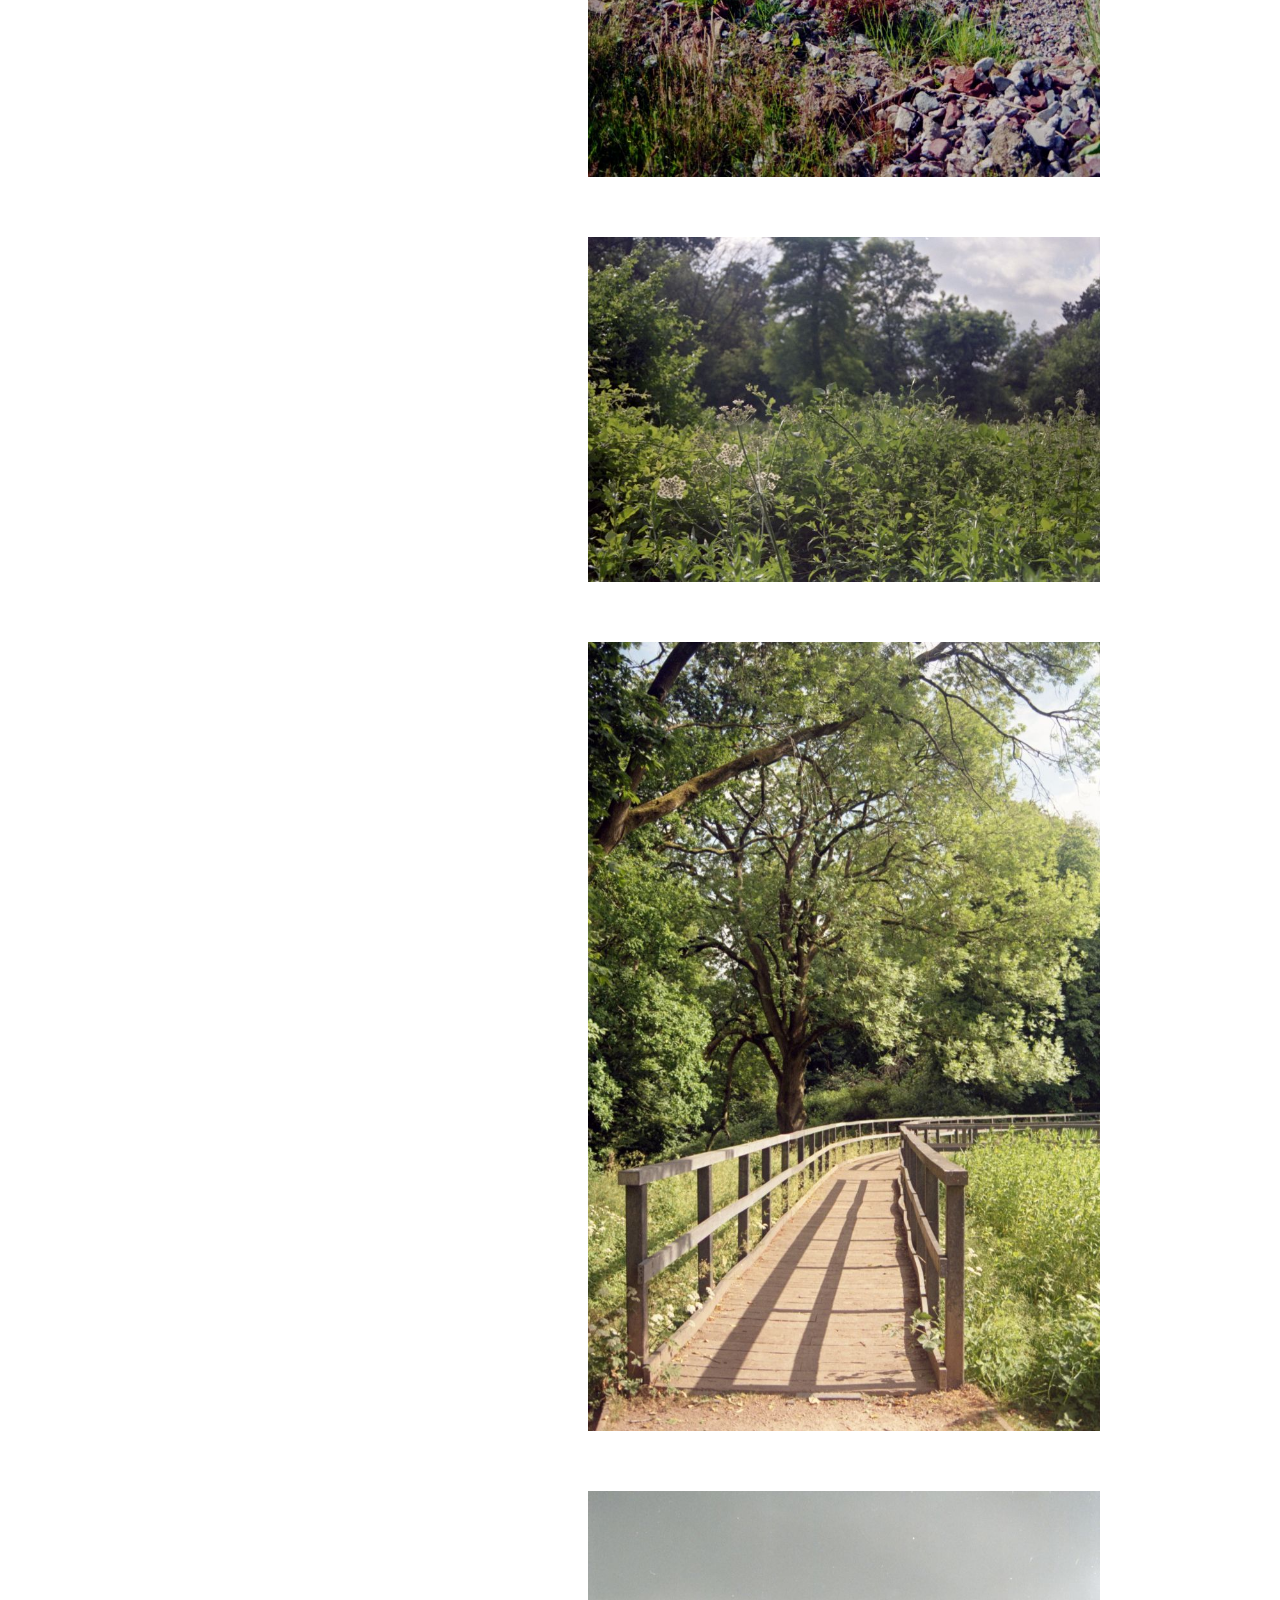
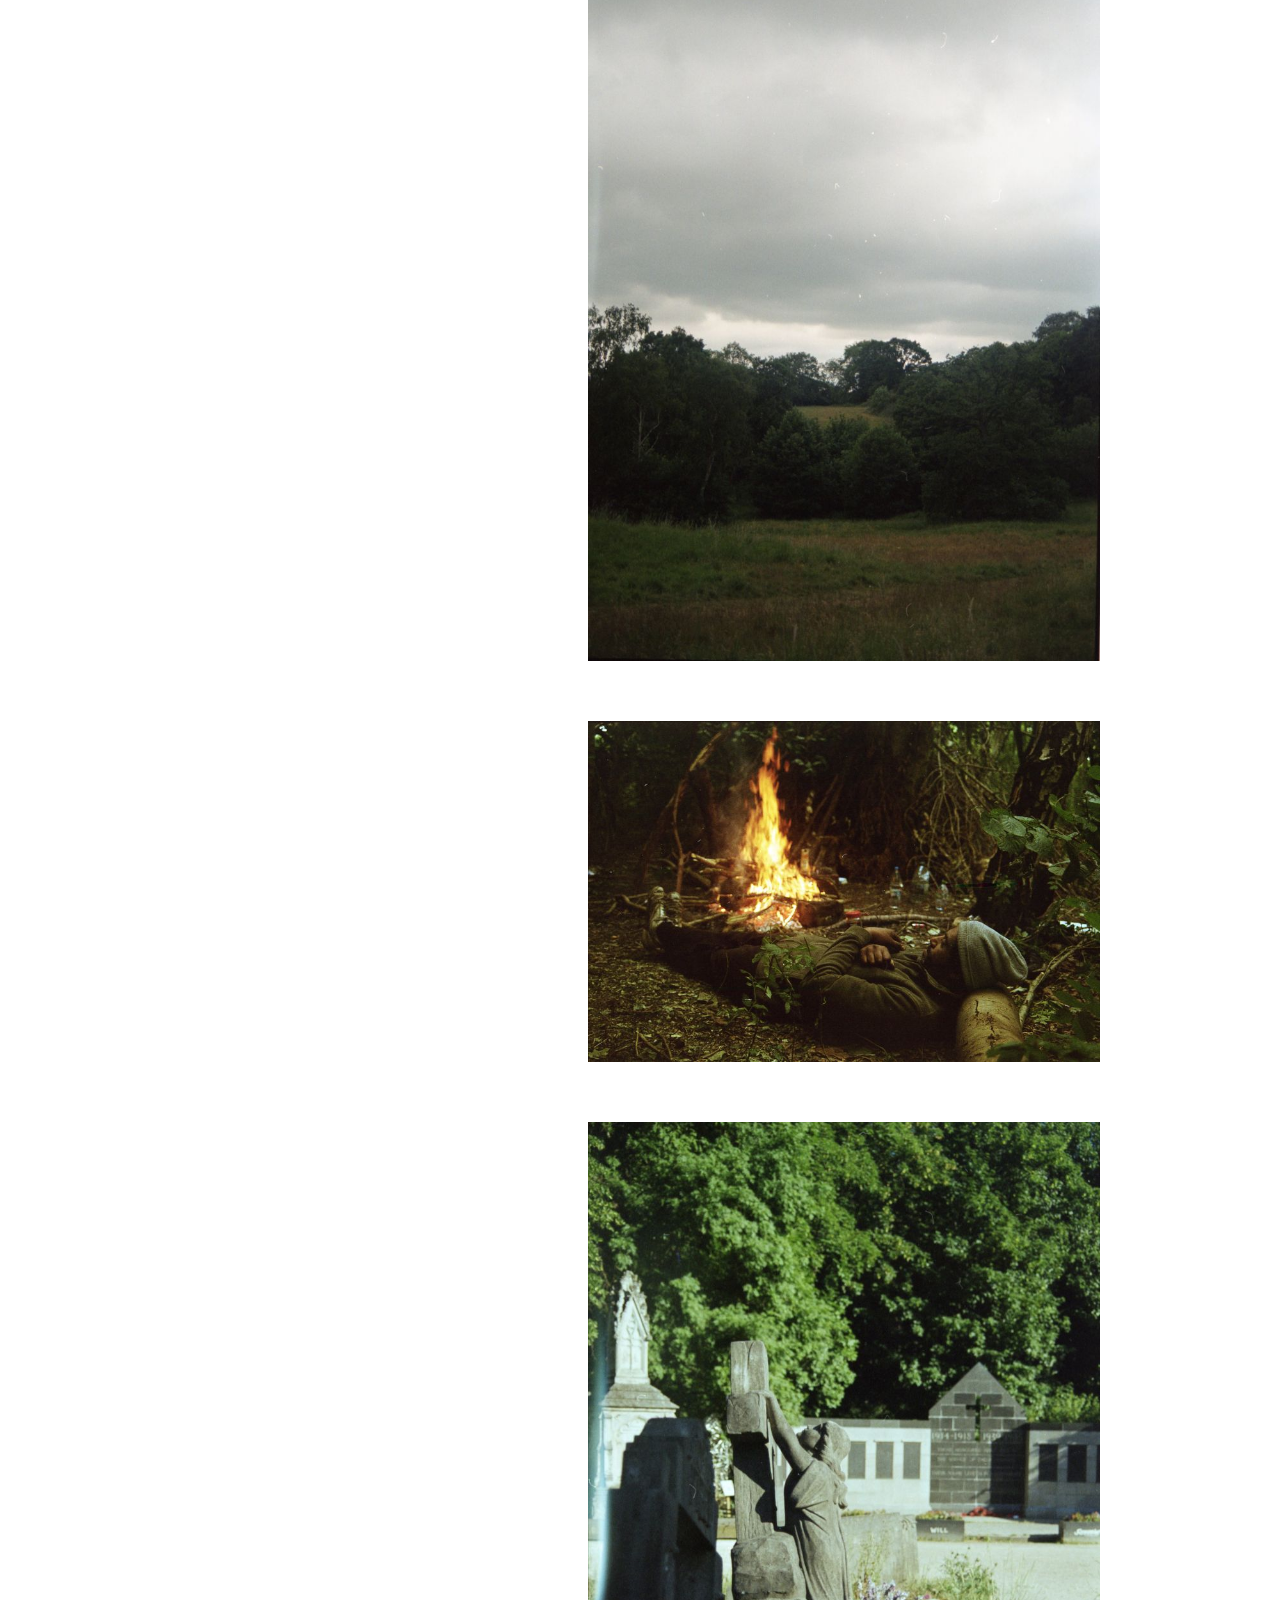
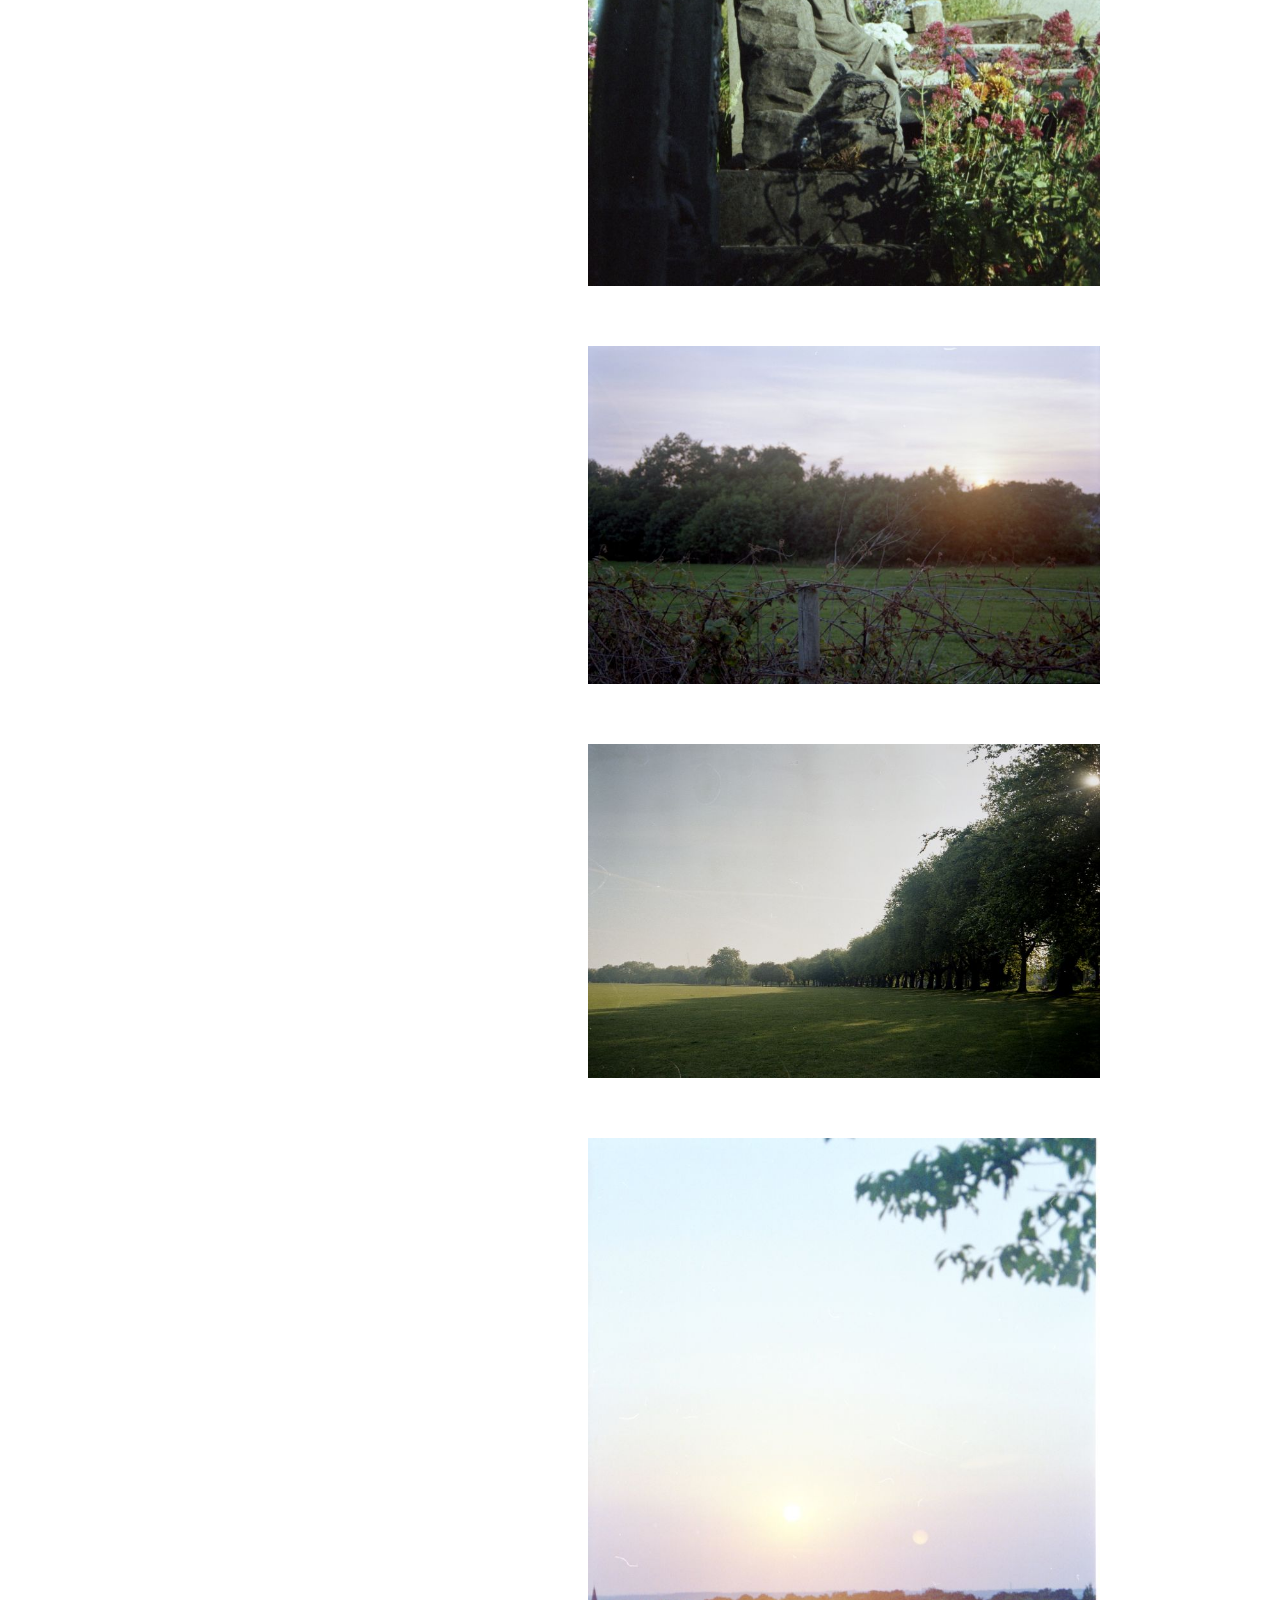
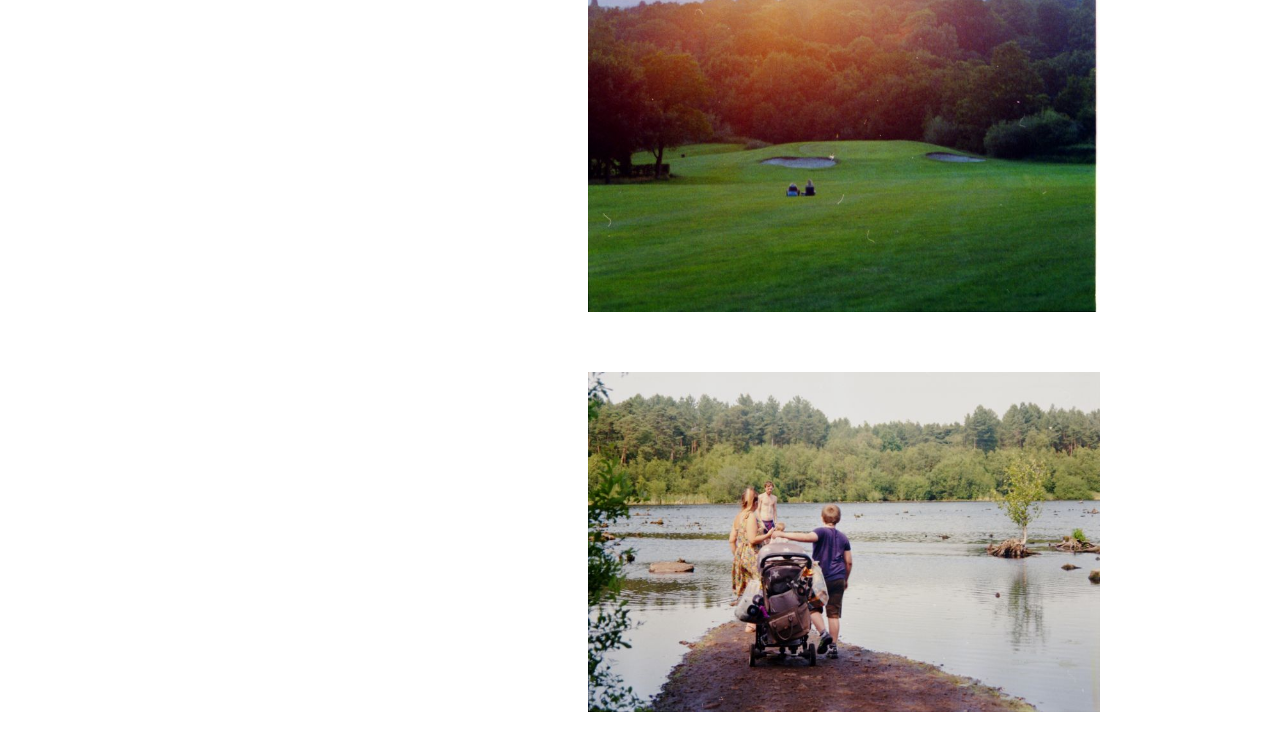
<file: landscapes.html>
<!DOCTYPE html>
<html lang="en">
<head>
    <meta charset="UTF-8">
    <meta name="viewport" content="width=device-width, initial-scale=1.0">
    <meta http-equiv="X-UA-Compatible" content="ie=edge">
    <link href="https://fonts.googleapis.com/css?family=VT323&display=swap" rel="stylesheet">
    <link href="https://fonts.googleapis.com/css?family=Roboto&display=swap" rel="stylesheet">
    <link href="style.css" rel="stylesheet" type="text/css">
    <link rel="icon" type="image/png" href="./images/toilet-paper.svg">
    <script src="https://ajax.googleapis.com/ajax/libs/jquery/3.4.1/jquery.min.js"></script>
    <title>Click Click</title>
</head>
<body>
    <div class="container">
        <div class="nav">
            <a href="index.html">
                <h1>Celluloid Pictures</h1>
            </a>
            <a href="portraits.html">
                <p>Portraits</p>
            </a>
            <a href="landscapes.html">
                <p style='color:#2651ff'>Landscapes</p>
            </a>
            <a href="dreamscapes.html">
                <p>Dreamscapes</p>
            </a>
            <a href="still-lives.html">
                <p>Still Lives</p>
            </a>
            <a href="https://emmacheung.co.uk/" target="_blank">
                <img src="./images/orange.png" class="orange"/>
            </a>
        </div>

        <div class="photos">
            <img src="./images/landscapes/city (1)-min.jpg" class="image">
            <img src="./images/landscapes/city (2)-min.jpg" class="image">
            <img src="./images/landscapes/city (3)-min.jpg" class="image">
            <img src="./images/landscapes/city (4)-min.jpg" class="image">
            <img src="./images/landscapes/city (5)-min.jpg" class="image">
            <img src="./images/landscapes/city (6)-min.jpg" class="image">
            <img src="./images/landscapes/city (7)-min.jpg" class="image">
            <img src="./images/landscapes/city (8)-min.jpg" class="image">
            <img src="./images/landscapes/city (9)-min.jpg" class="image">
            <img src="./images/landscapes/city (10)-min.jpg" class="image">
            <img src="./images/landscapes/city (11)-min.jpg" class="image">
            <img src="./images/landscapes/industry (1)-min.jpg" class="image">
            <img src="./images/landscapes/industry (2)-min.jpg" class="image">
            <img src="./images/landscapes/industry (3)-min.jpg" class="image">
            <img src="./images/landscapes/industry (4)-min.jpg" class="image">
            <img src="./images/landscapes/industry (5)-min.jpg" class="image">
            <img src="./images/landscapes/industry (6)-min.jpg" class="image">
            <img src="./images/landscapes/nature (1)-min.jpg" class="image">
            <img src="./images/landscapes/nature (2)-min.jpg" class="image">
            <img src="./images/landscapes/nature (3)-min.jpg" class="image">
            <img src="./images/landscapes/nature (4)-min.jpg" class="image">
            <img src="./images/landscapes/nature (5)-min.jpg" class="image">
            <img src="./images/landscapes/nature (6)-min.jpg" class="image">
            <img src="./images/landscapes/nature (7)-min.jpg" class="image">
            <img src="./images/landscapes/nature (8)-min.jpg" class="image">
            <img src="./images/landscapes/nature (9)-min.jpg" class="image">
        </div>
        
        <div class="back">
            <a href="index.html">
                <h1>Back to home</h1>
            </a>
        </div>

    </div>

</body>
</html>
</file>
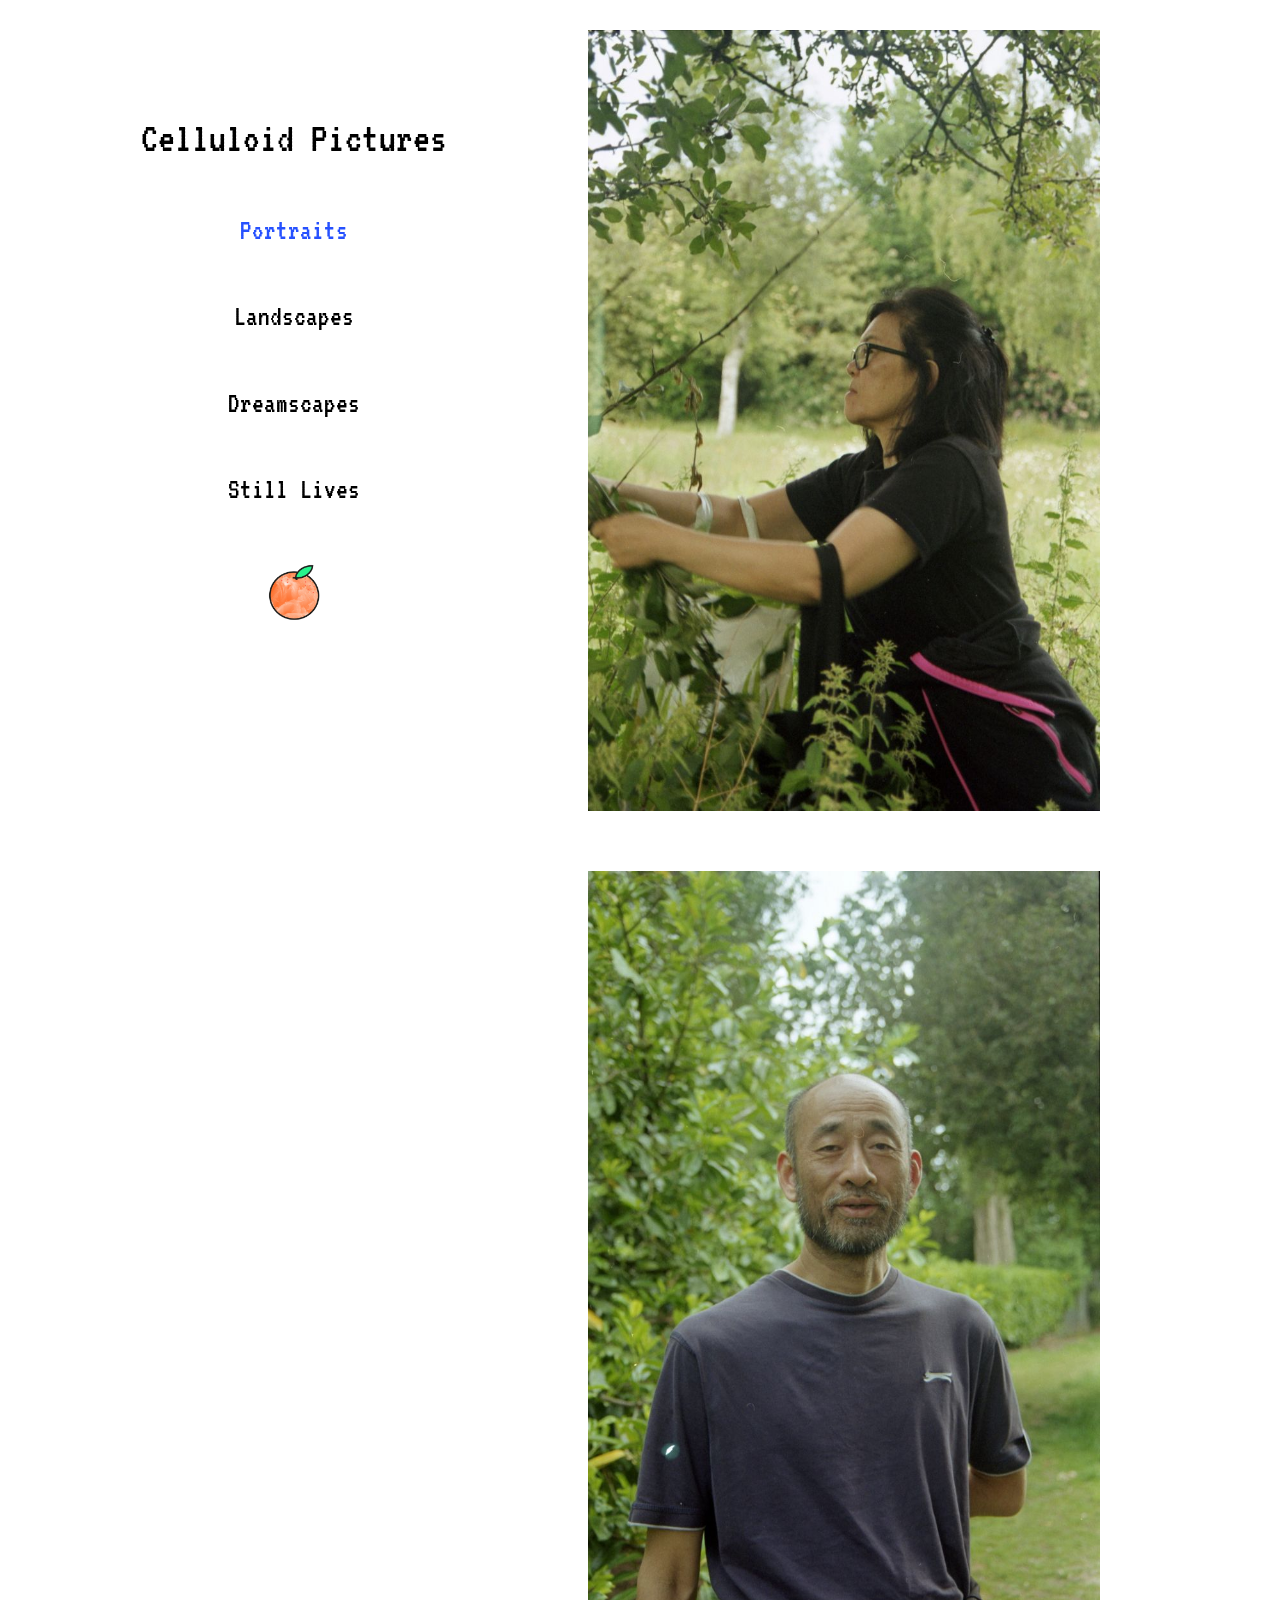
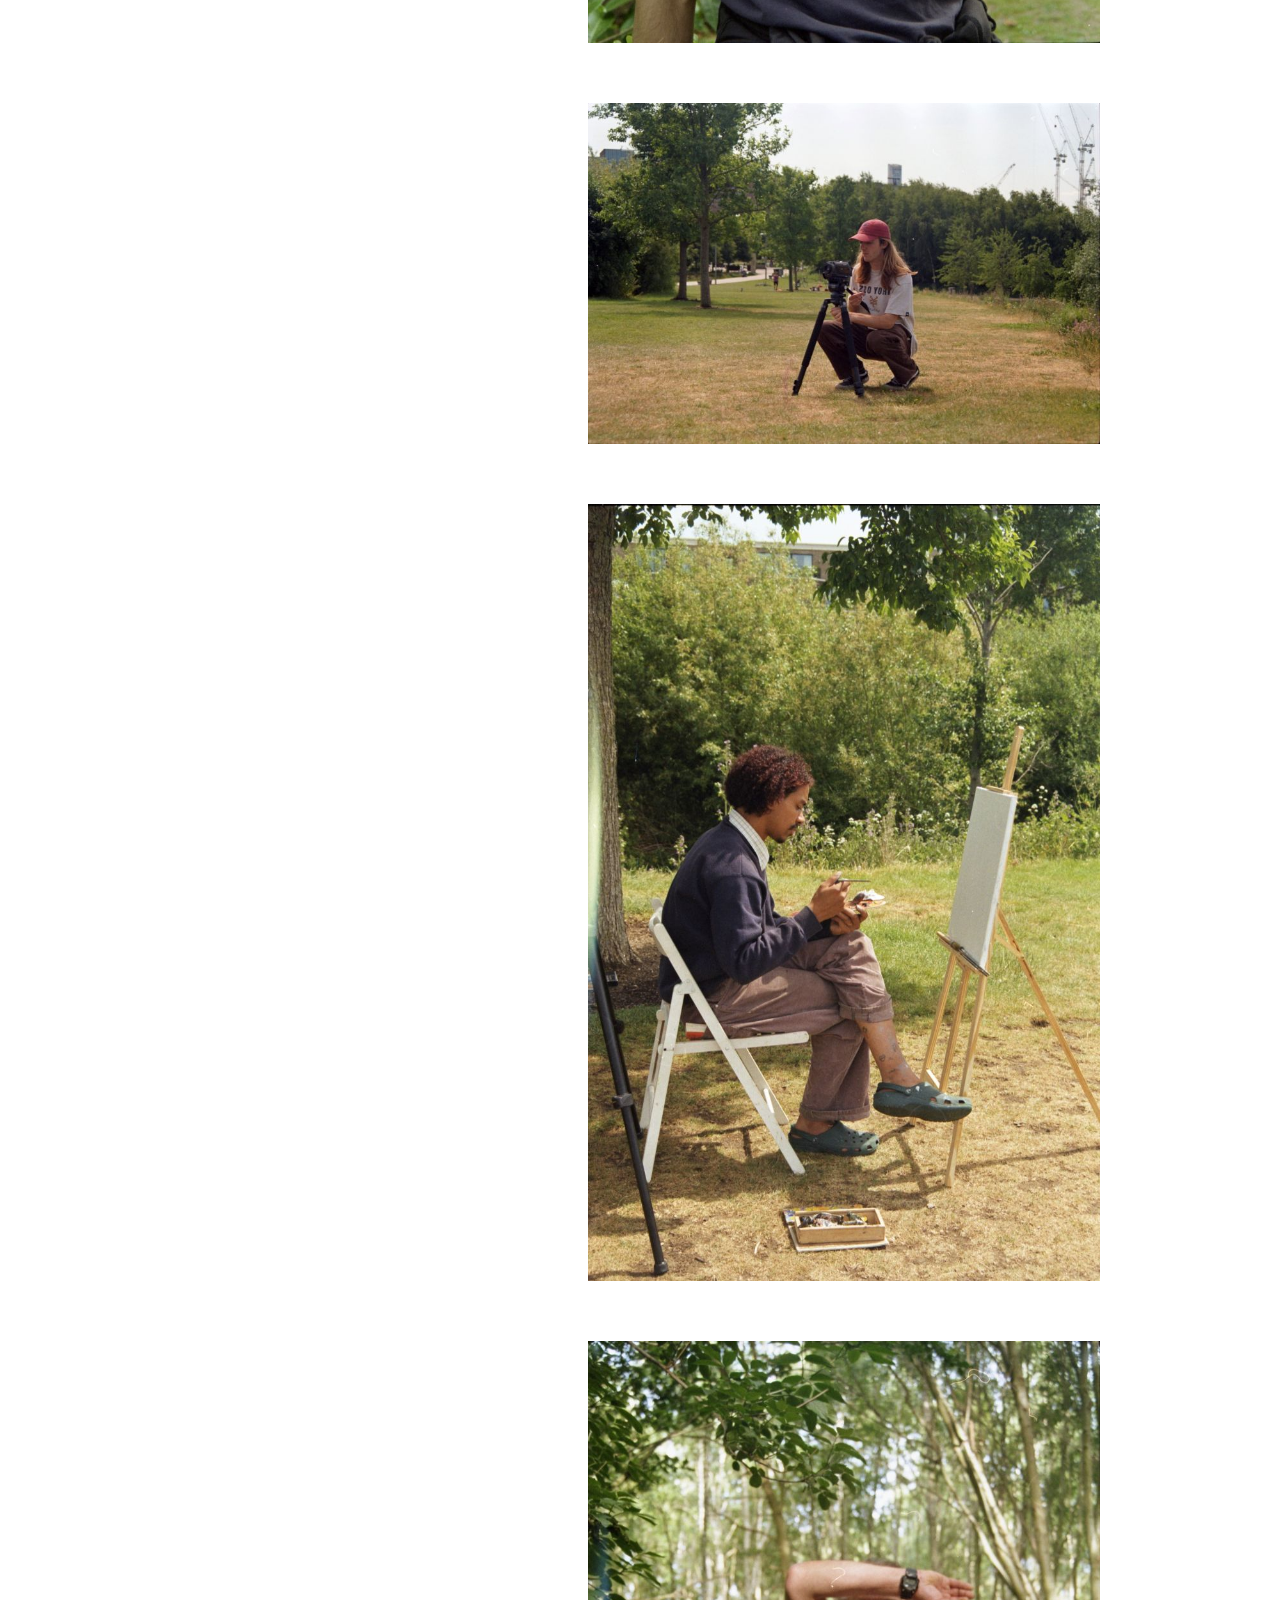
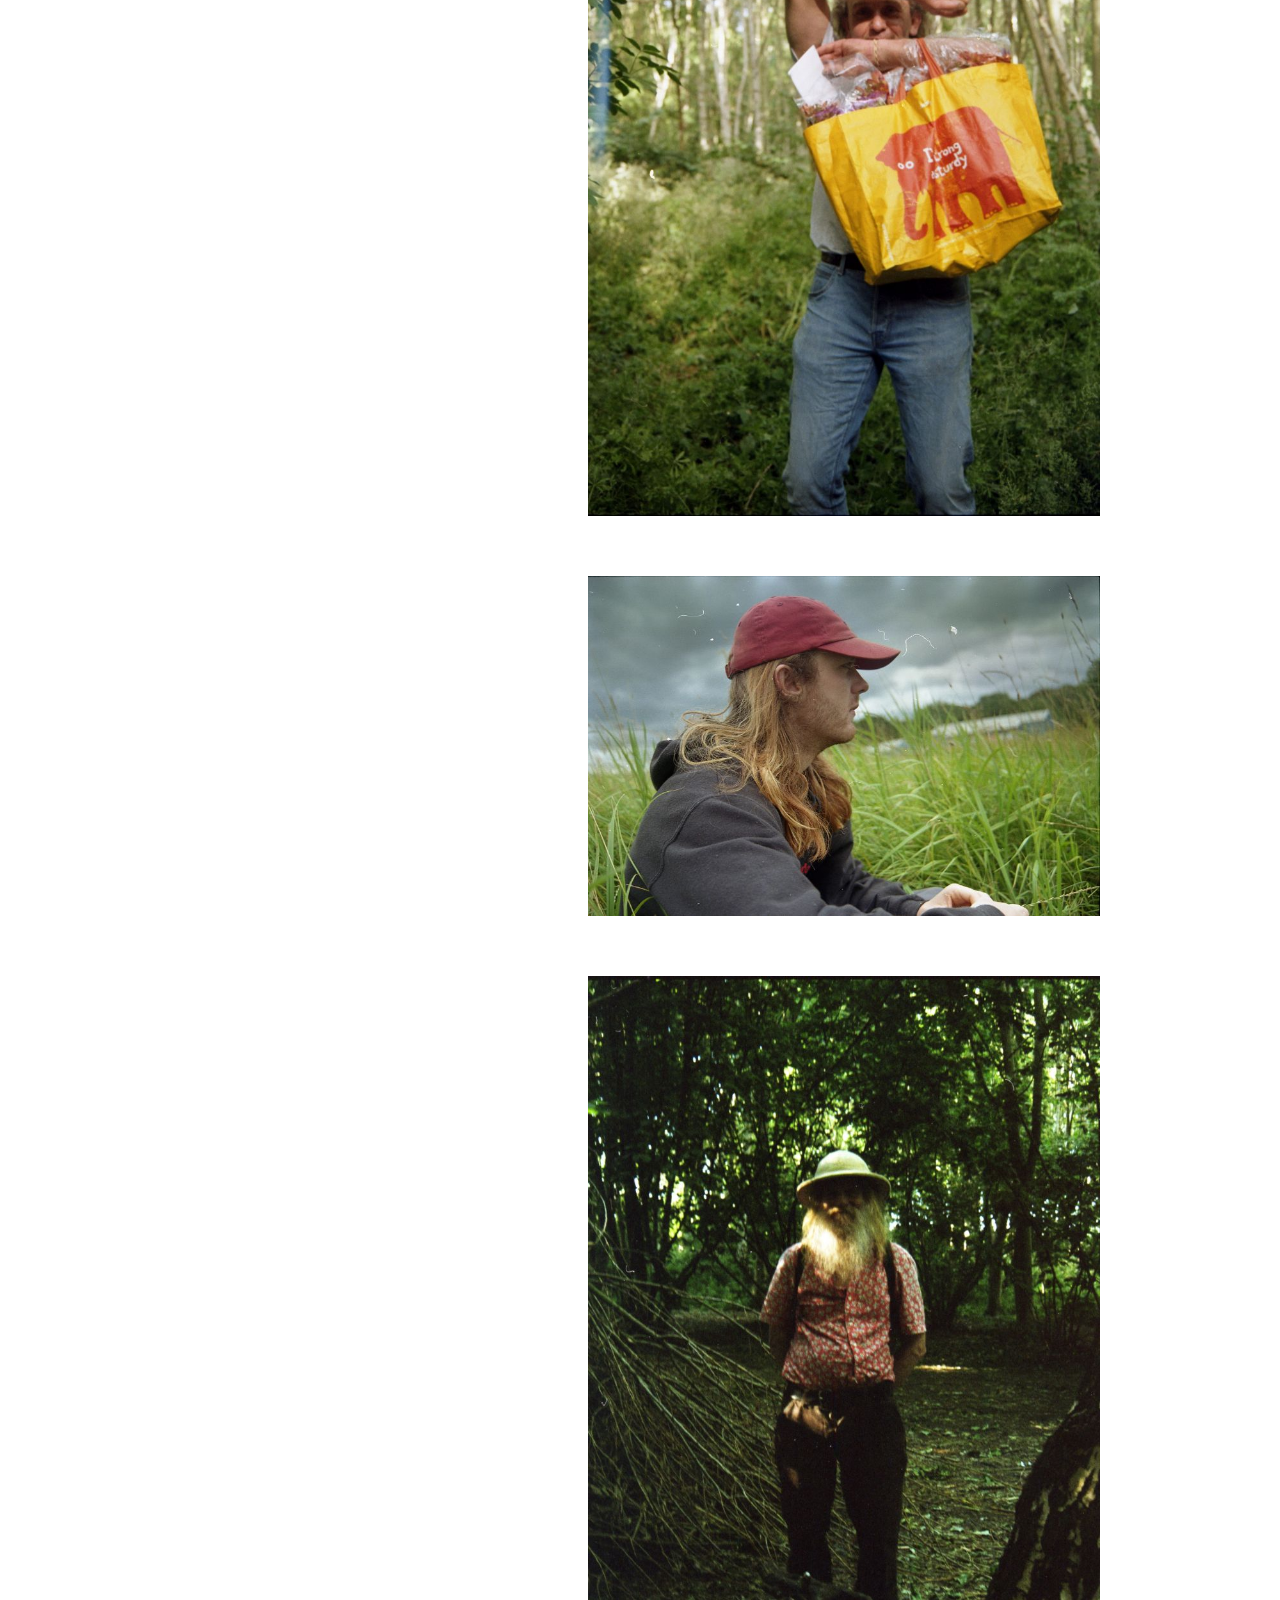
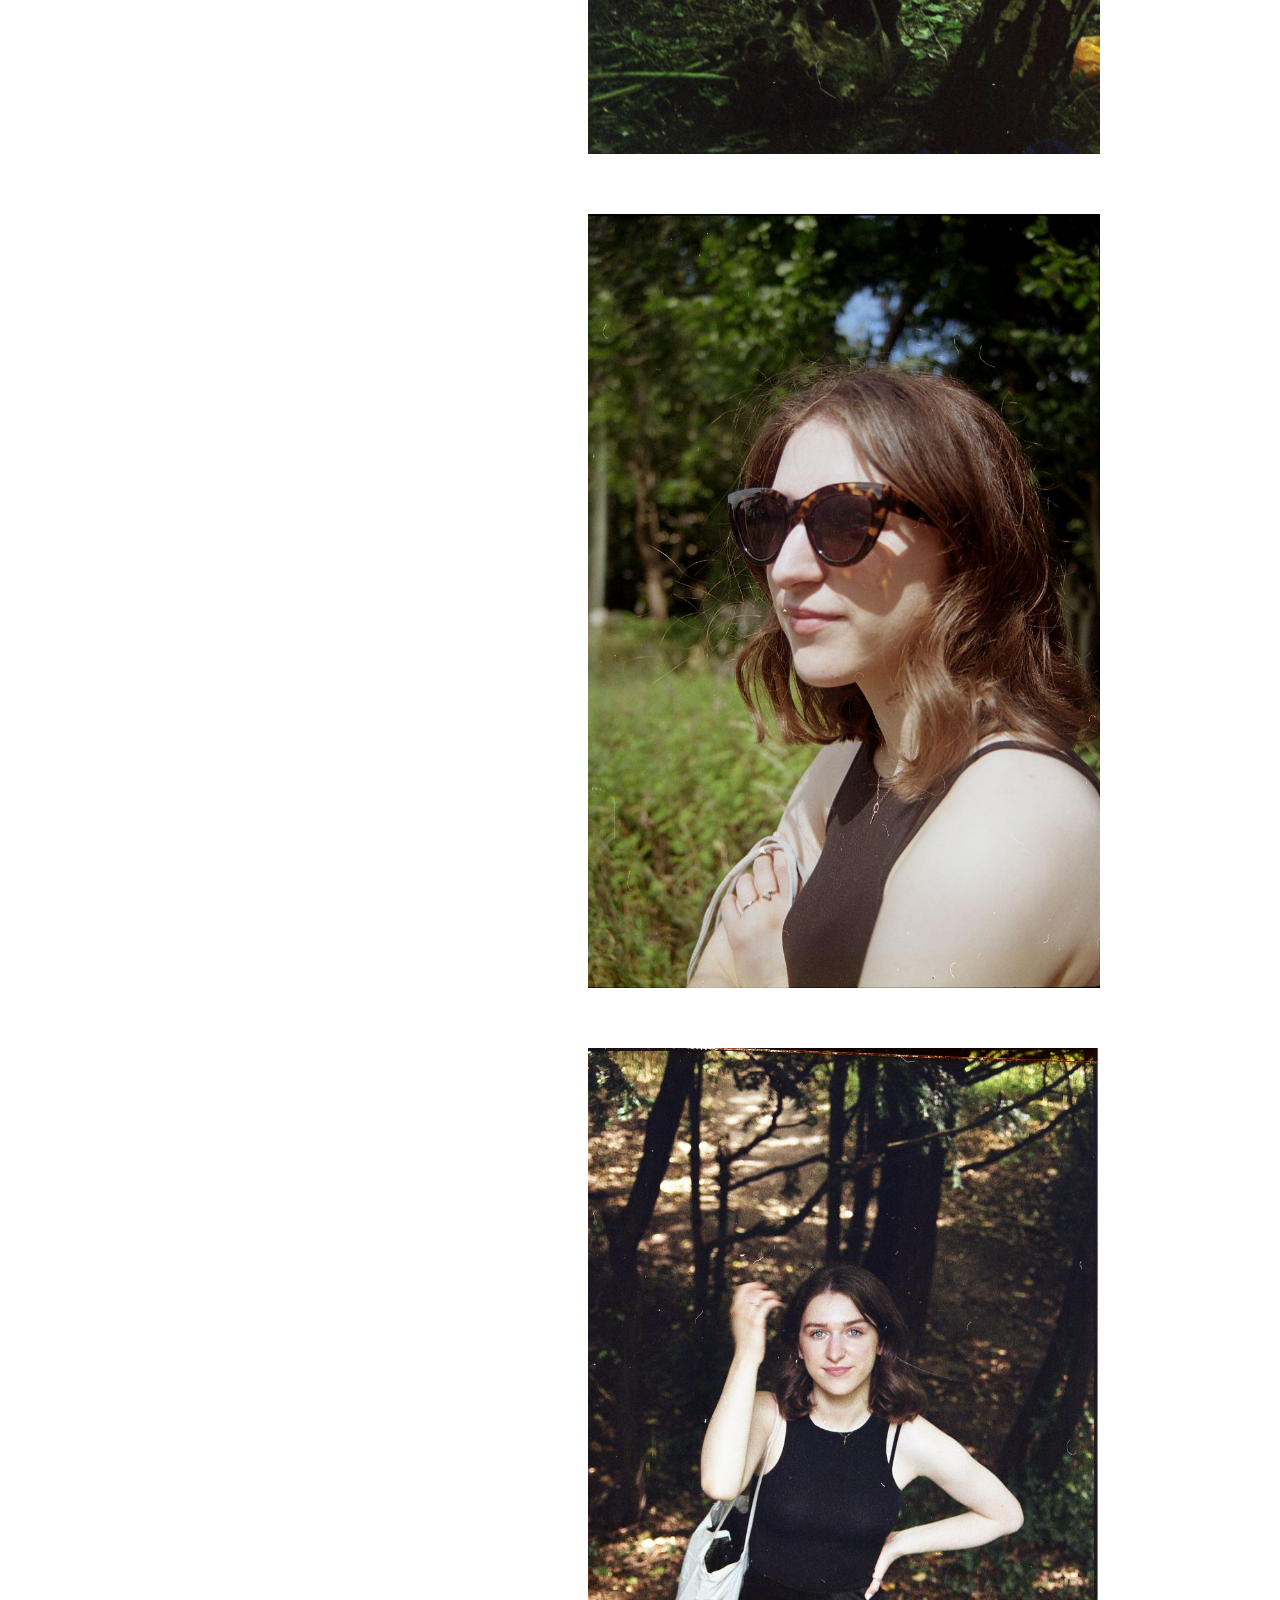
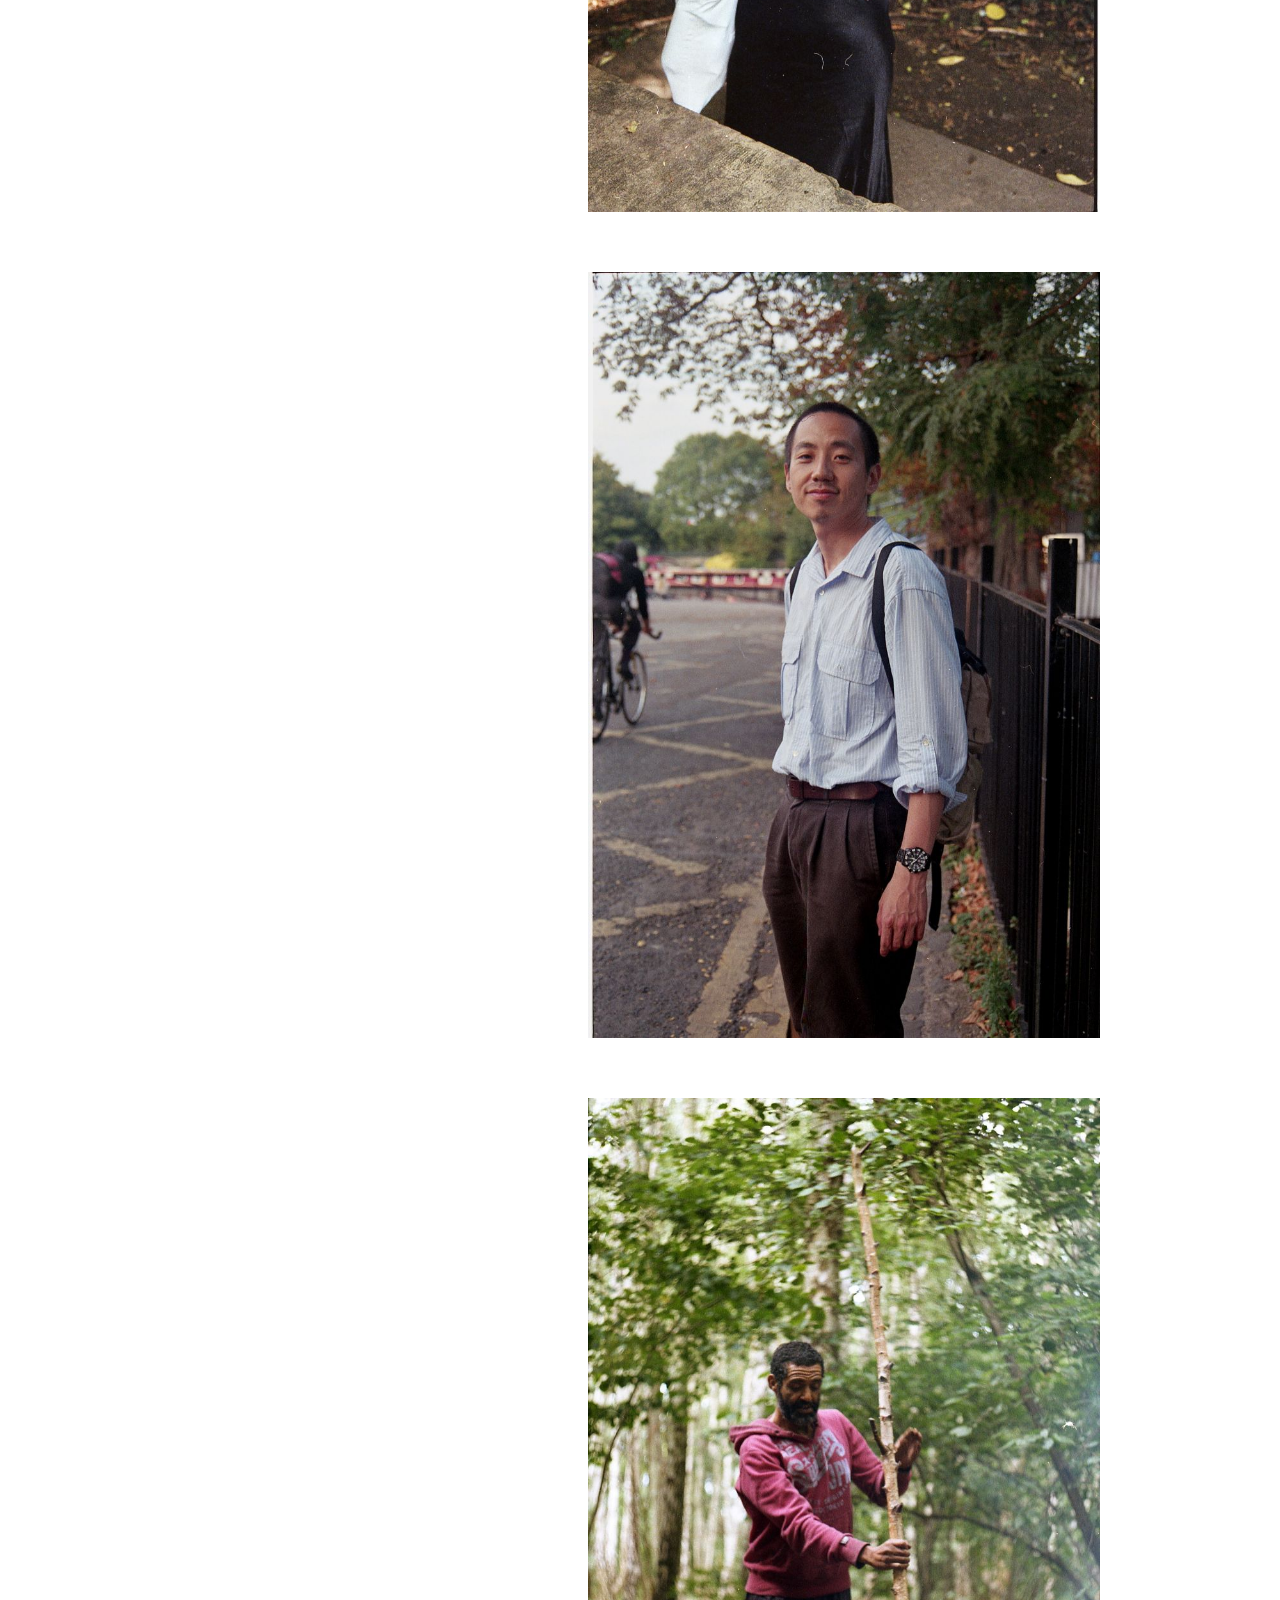
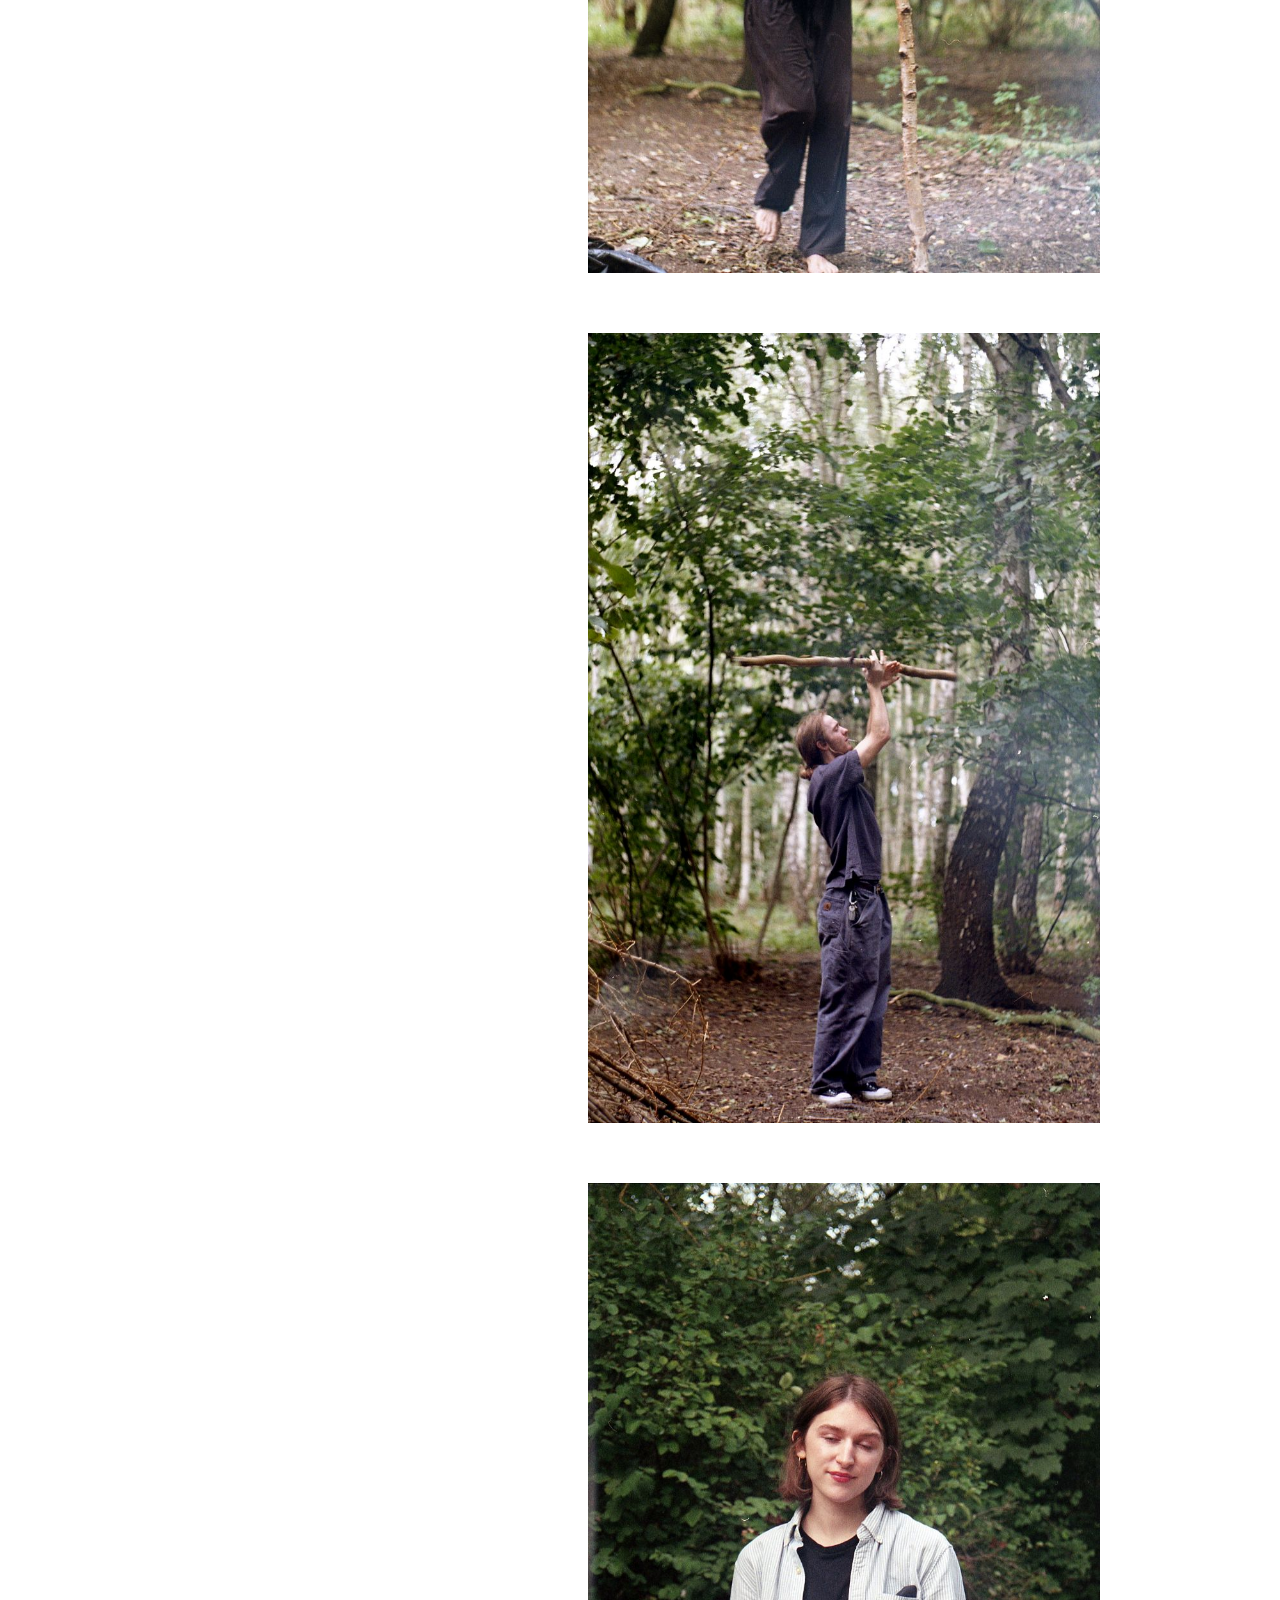
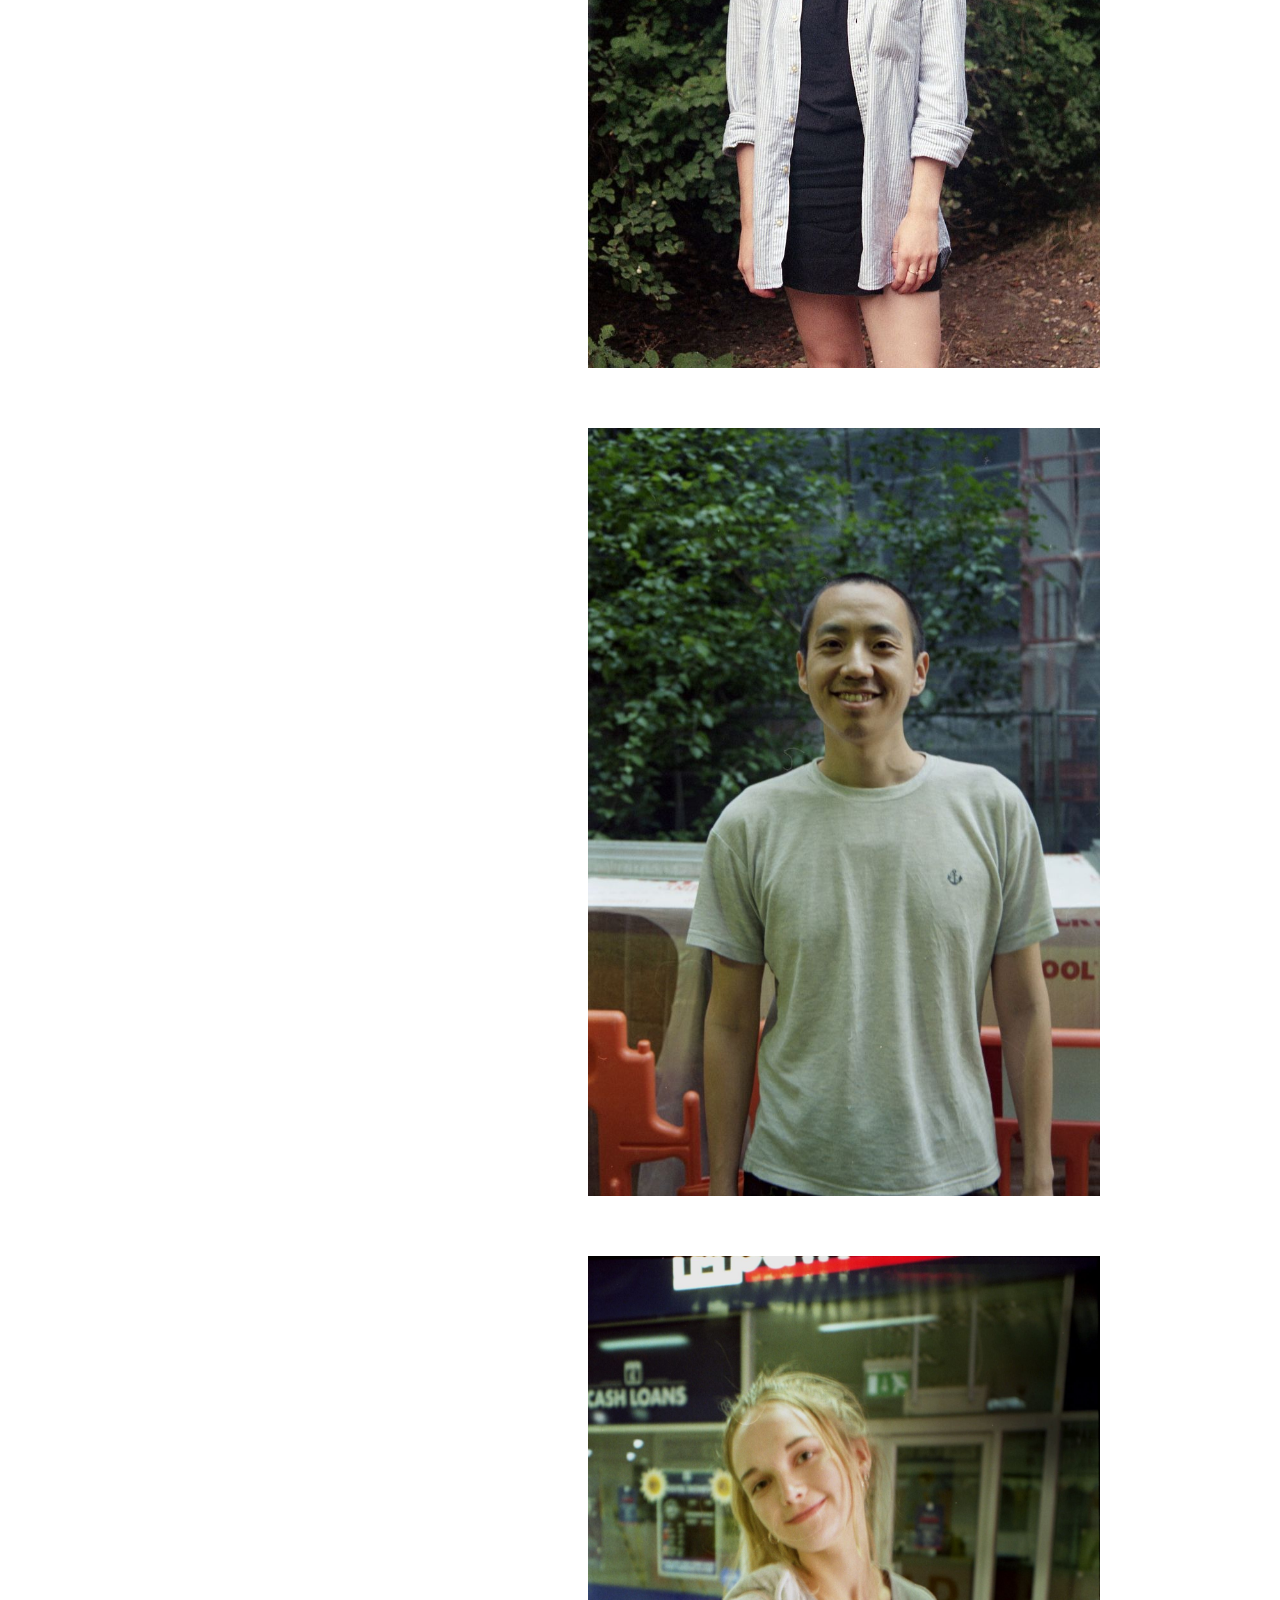
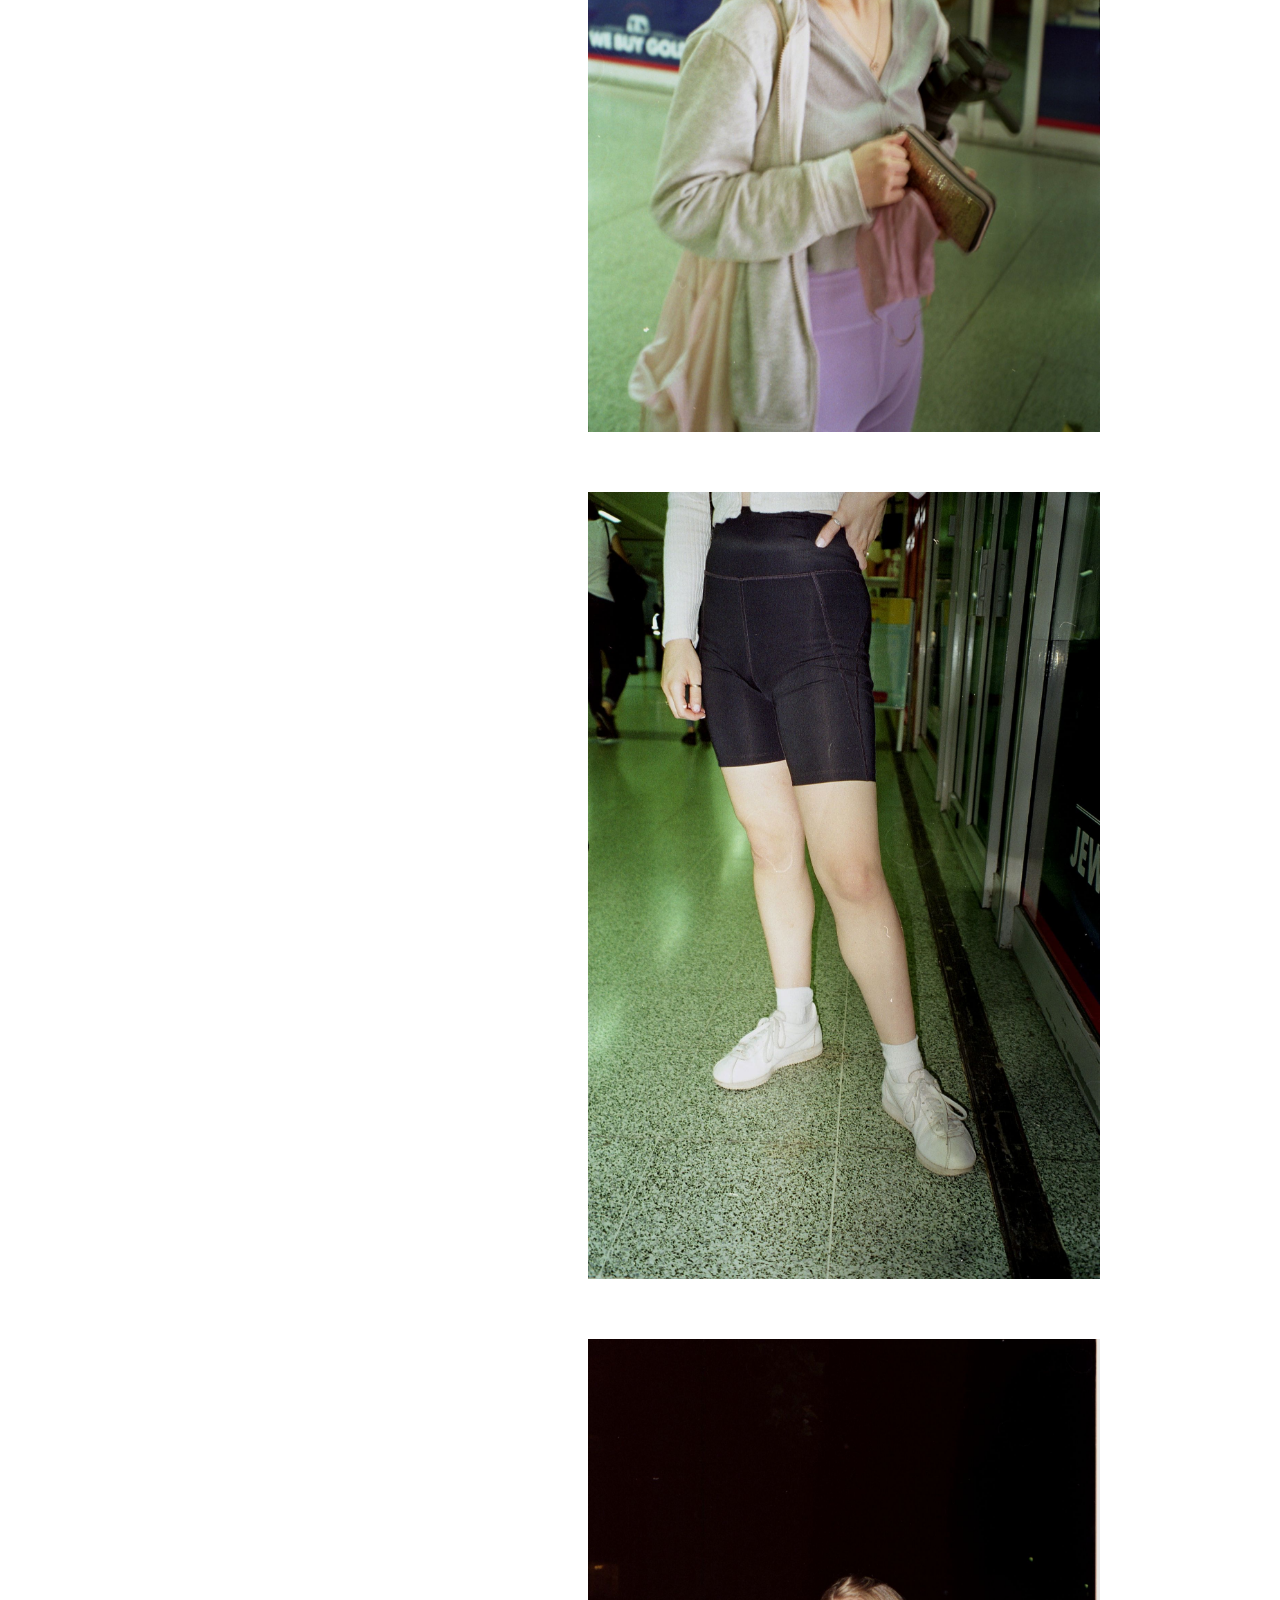
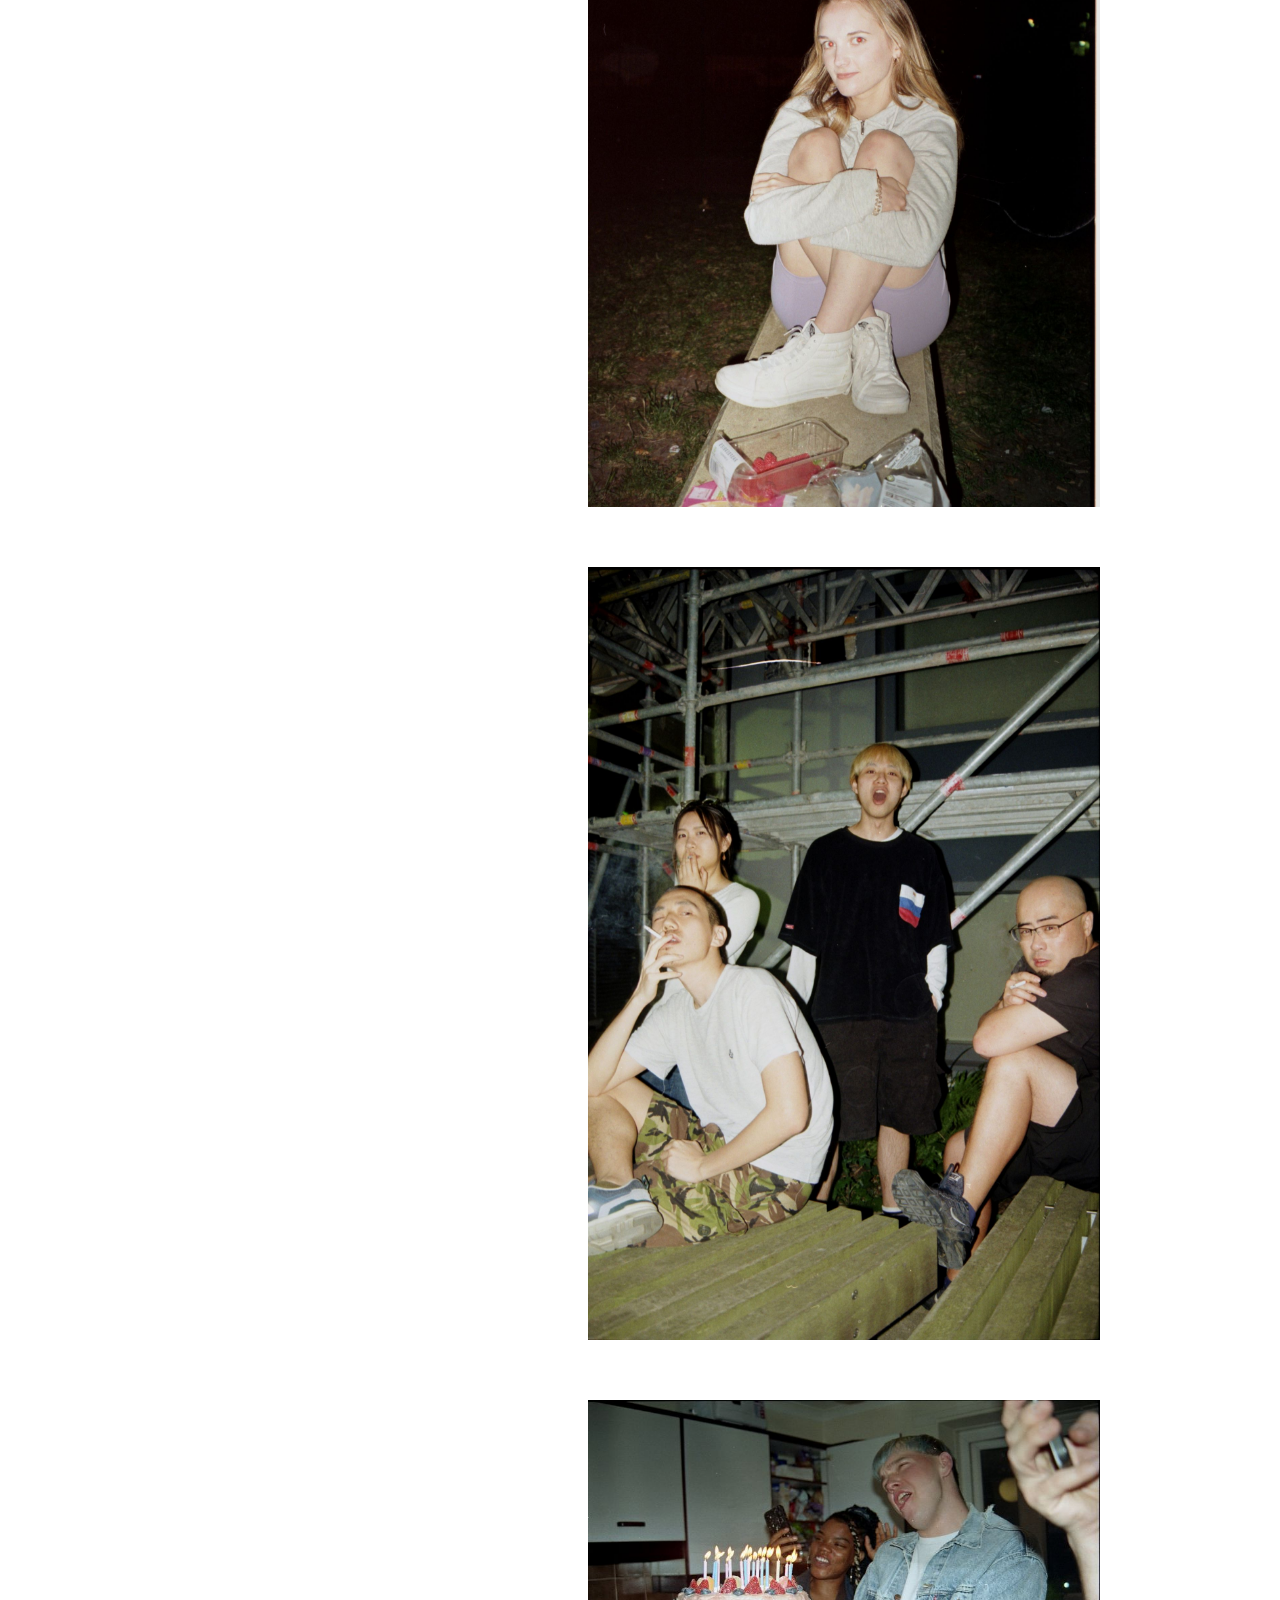
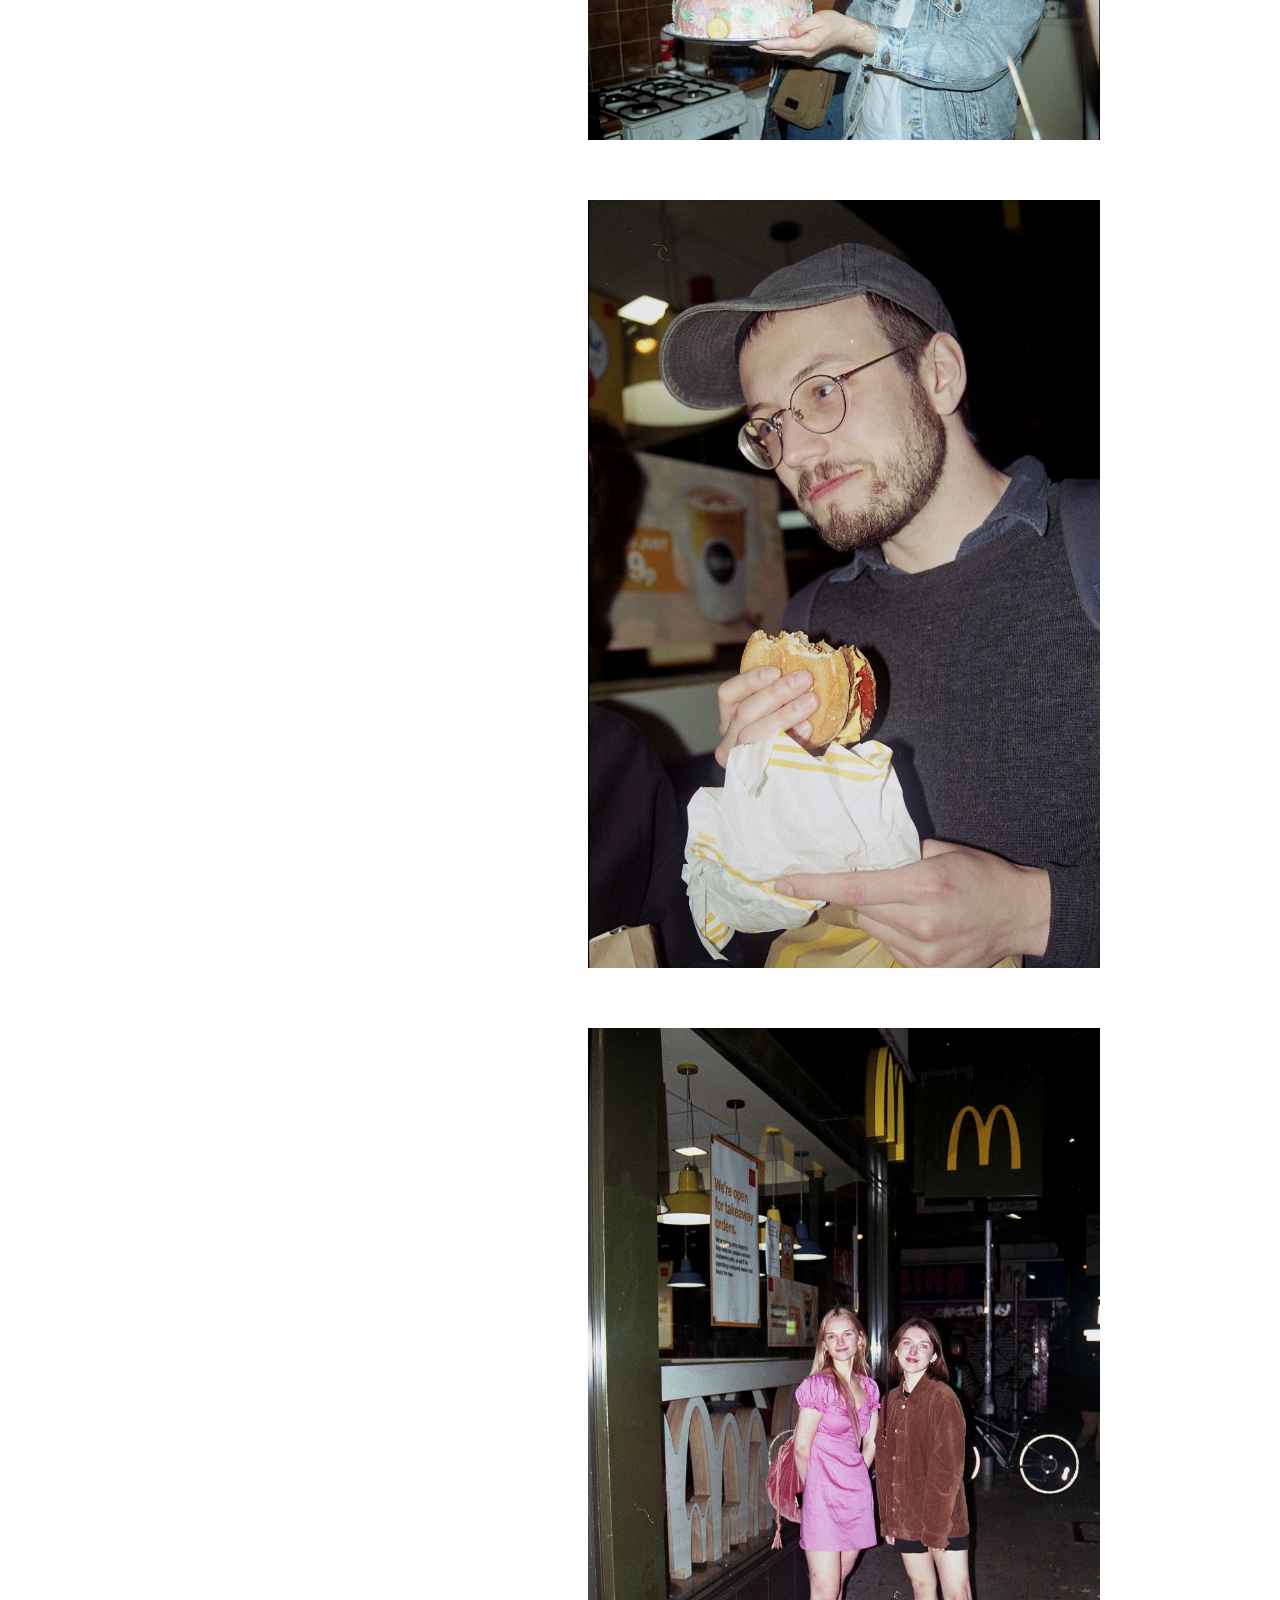
<file: portraits.html>
<!DOCTYPE html>
<html lang="en">
<head>
    <meta charset="UTF-8">
    <meta name="viewport" content="width=device-width, initial-scale=1.0">
    <meta http-equiv="X-UA-Compatible" content="ie=edge">
    <link href="https://fonts.googleapis.com/css?family=VT323&display=swap" rel="stylesheet">
    <link href="https://fonts.googleapis.com/css?family=Roboto&display=swap" rel="stylesheet">
    <link href="style.css" rel="stylesheet" type="text/css">
    <link rel="icon" type="image/png" href="./images/toilet-paper.svg">
    <script src="https://ajax.googleapis.com/ajax/libs/jquery/3.4.1/jquery.min.js"></script>
    <title>Click Click</title>
</head>
<body>
    <div class="container">
        <div class="nav">
            <a href="index.html">
                <h1>Celluloid Pictures</h1>
            </a>
            <a href="portraits.html">
                <p style='color:#2651ff'>Portraits</p>
            </a>
            <a href="landscapes.html">
                <p>Landscapes</p>
            </a>
            <a href="dreamscapes.html">
                <p>Dreamscapes</p>
            </a>
            <a href="still-lives.html">
                <p>Still Lives</p>
            </a>
            <a href="https://emmacheung.co.uk/" target="_blank">
                <img src="./images/orange.png" class="orange"/>
            </a>
        </div>

        <div class="photos">
            <img src="./images/portraits/port-nature-01-min.jpg" class="image">
            <img src="./images/portraits/port-nature-02-min.jpg" class="image">
            <img src="./images/portraits/port-nature-03-min.jpg" class="image">
            <img src="./images/portraits/port-nature-04-min.jpg" class="image">
            <img src="./images/portraits/port-nature-06-min.jpg" class="image">
            <img src="./images/portraits/port-nature-07-min.jpg" class="image">
            <img src="./images/portraits/port-nature-08-min.jpg" class="image">
            <img src="./images/portraits/port-nature-09-min.jpg" class="image">
            <img src="./images/portraits/port-nature-10-min.jpg" class="image">
            <img src="./images/portraits/port-nature-10.2-min.jpg" class="image">
            <img src="./images/portraits/port-nature-12-min.jpg" class="image">
            <img src="./images/portraits/port-nature-13-min.jpg" class="image">
            <img src="./images/portraits/port-nature-15-min.jpg" class="image">
            <img src="./images/portraits/port-interior-07-min.jpg" class="image">
            <img src="./images/portraits/port-interior-02-min.jpg" class="image">
            <img src="./images/portraits/port-interior-01-min.jpg" class="image">
            <img src="./images/portraits/port-interior-03-min.jpg" class="image">
            <img src="./images/portraits/port-interior-04-min.jpg" class="image">
            <img src="./images/portraits/port-interior-05-min.jpg" class="image">
            <img src="./images/portraits/port-interior-5.3-min.jpg" class="image">
            <img src="./images/portraits/port-interior-05.2-min.jpg" class="image">
            <img src="./images/portraits/port-interior-08-min.jpg" class="image">
            <img src="./images/portraits/port-interior-09-min.jpg" class="image">
            <img src="./images/portraits/port-interior-10-min.jpg" class="image">
            <img src="./images/portraits/port-street-01-min.jpg" class="image">
            <img src="./images/portraits/port-street-02-min.jpg" class="image">
            <img src="./images/portraits/port-street-03-min.jpg" class="image">
            <img src="./images/portraits/port-street-06-min.jpg" class="image">
            <img src="./images/portraits/port-street-07-min.jpg" class="image">
            <img src="./images/portraits/port-street-08-min.jpg" class="image">
            <img src="./images/portraits/port-street-09-min.jpg" class="image">
            <img src="./images/portraits/port-street-10-min.jpg" class="image">
        </div>

        <div class="back">
            <a href="index.html">
                <h1>Back to home</h1>
            </a>
        </div>

    </div>

</body>
</html>
</file>
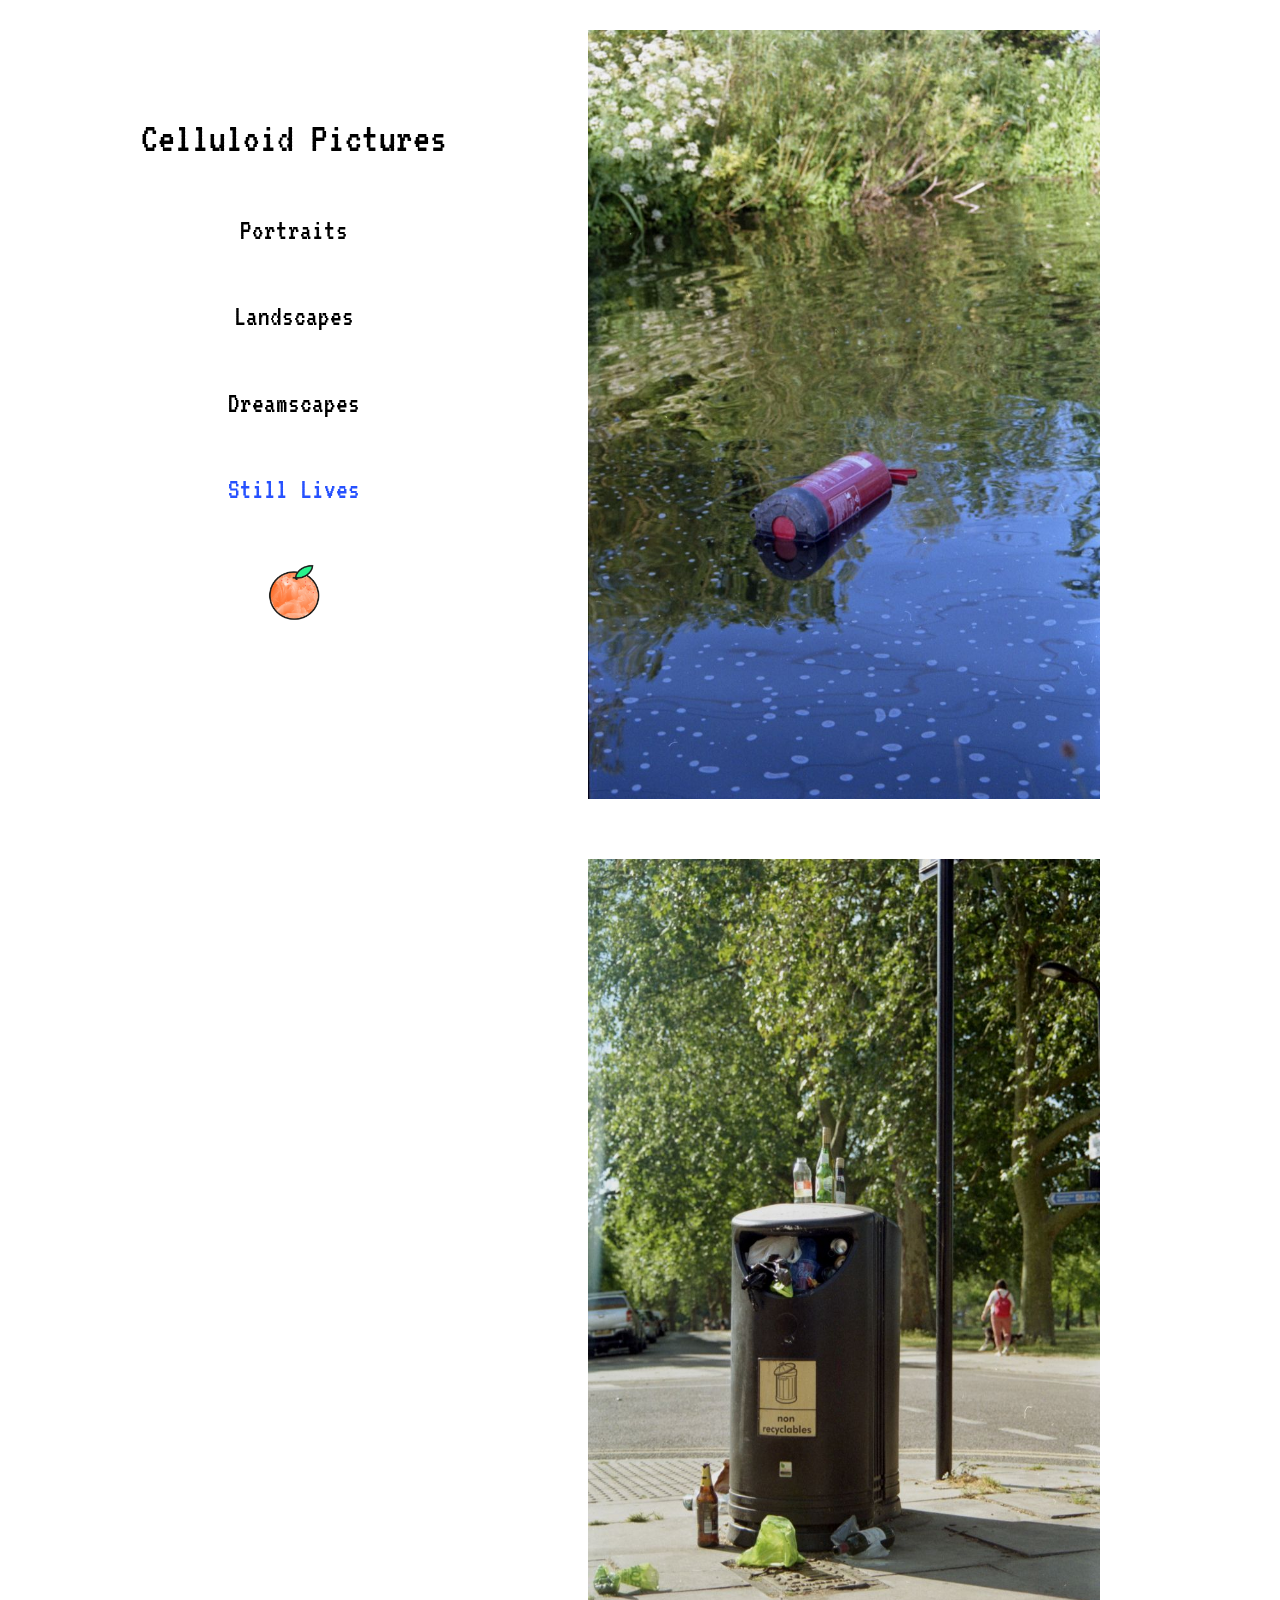
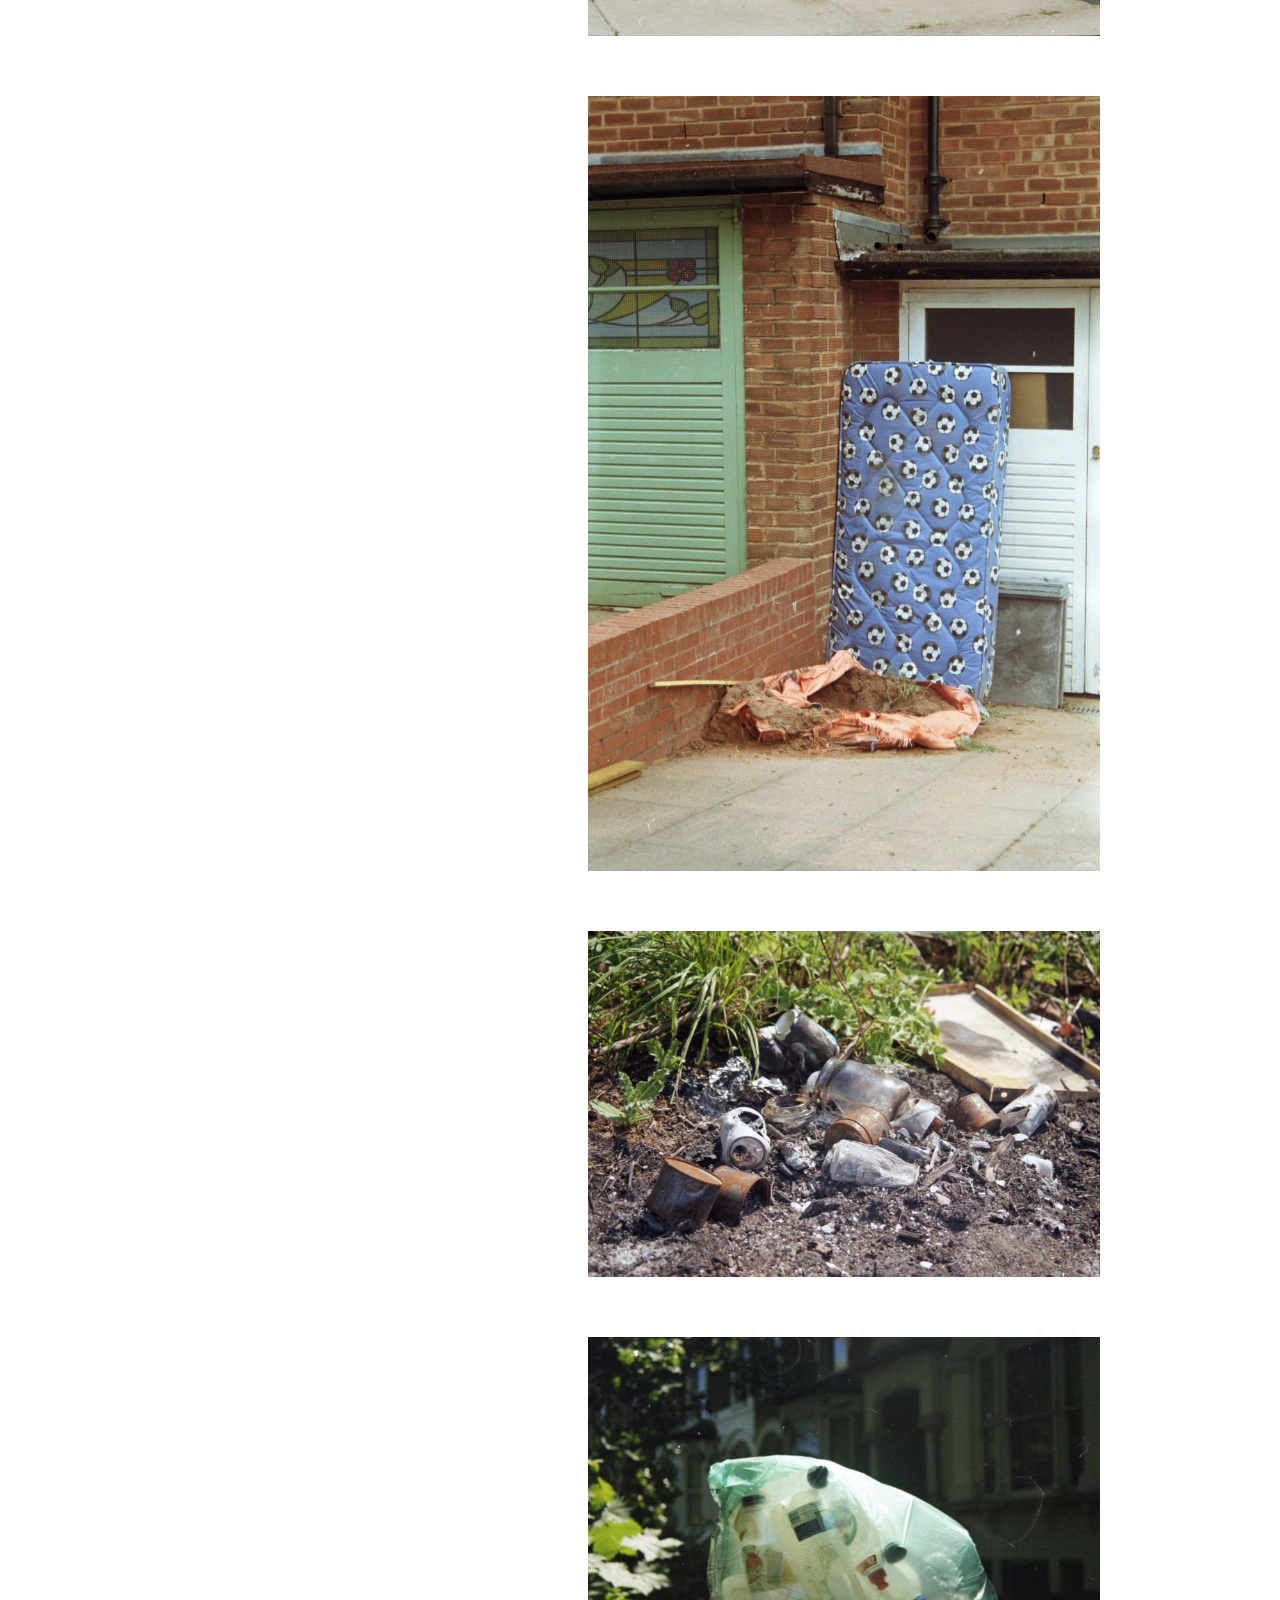
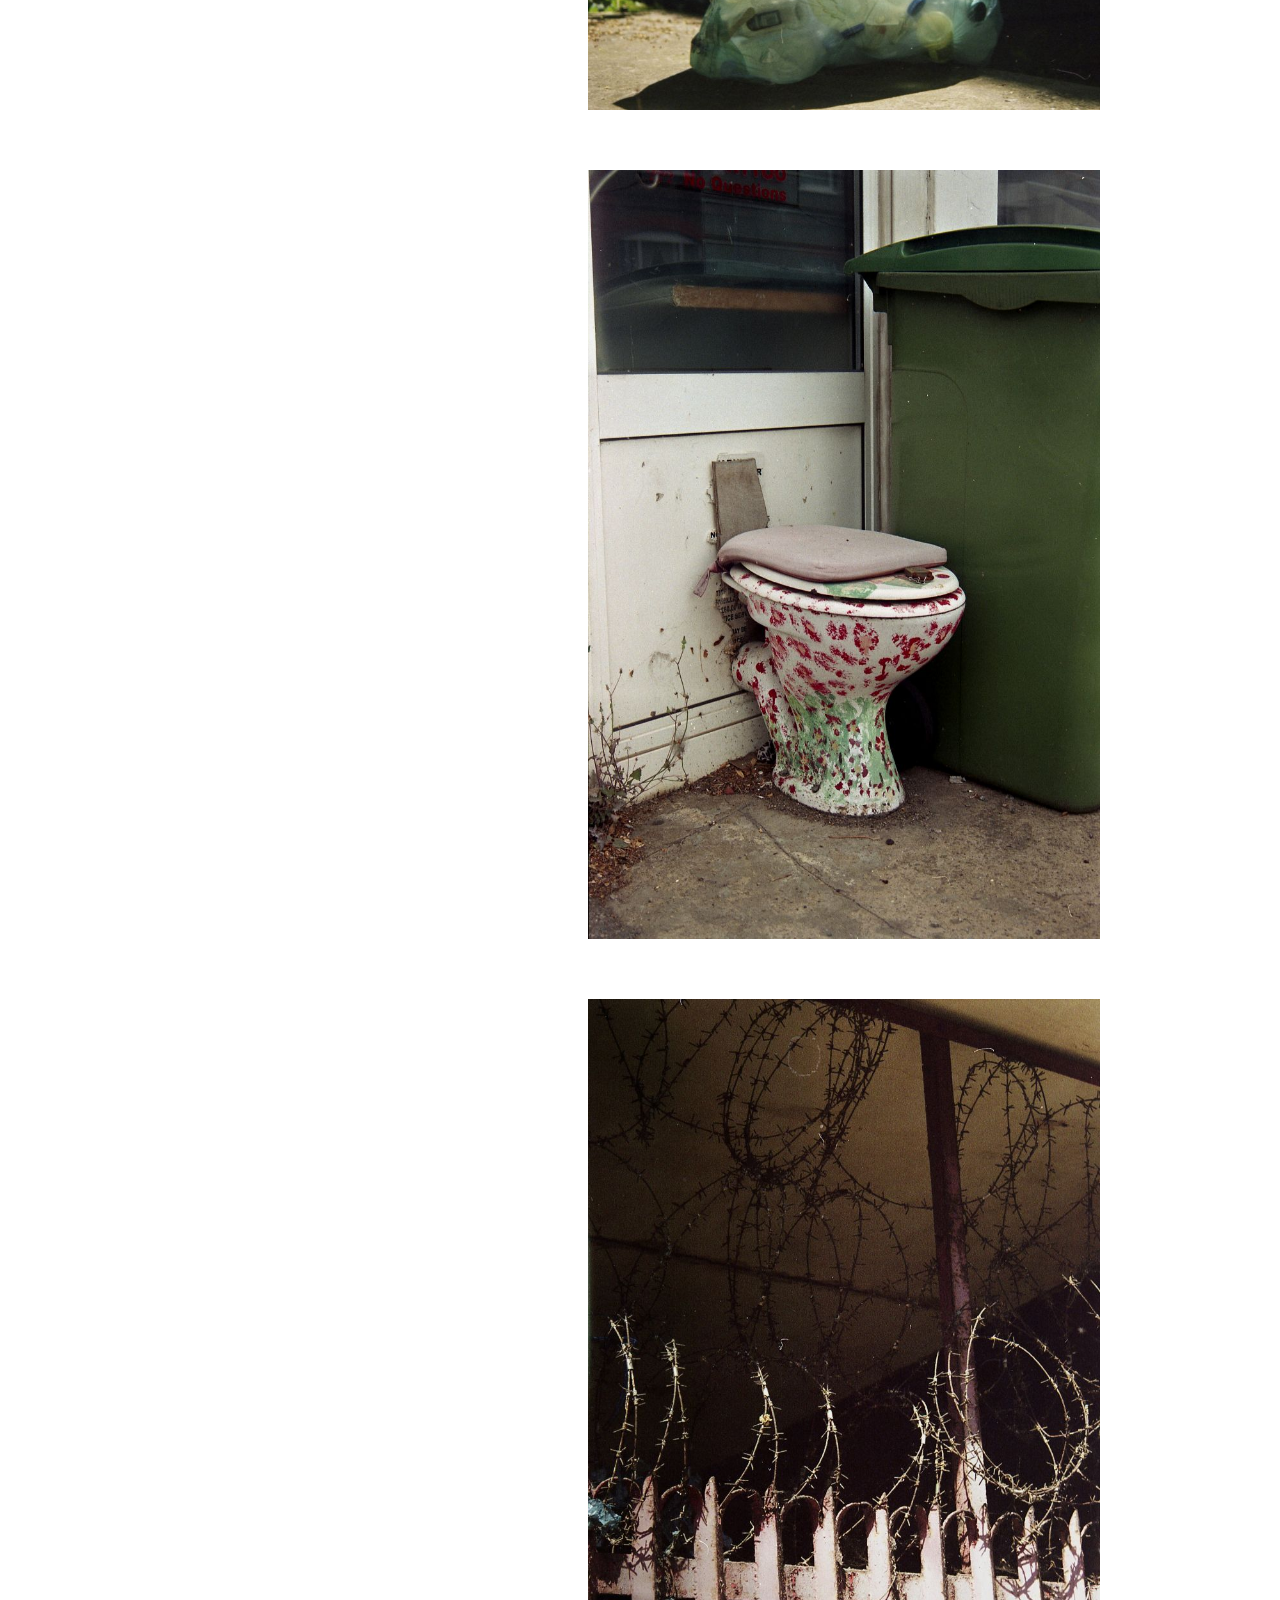
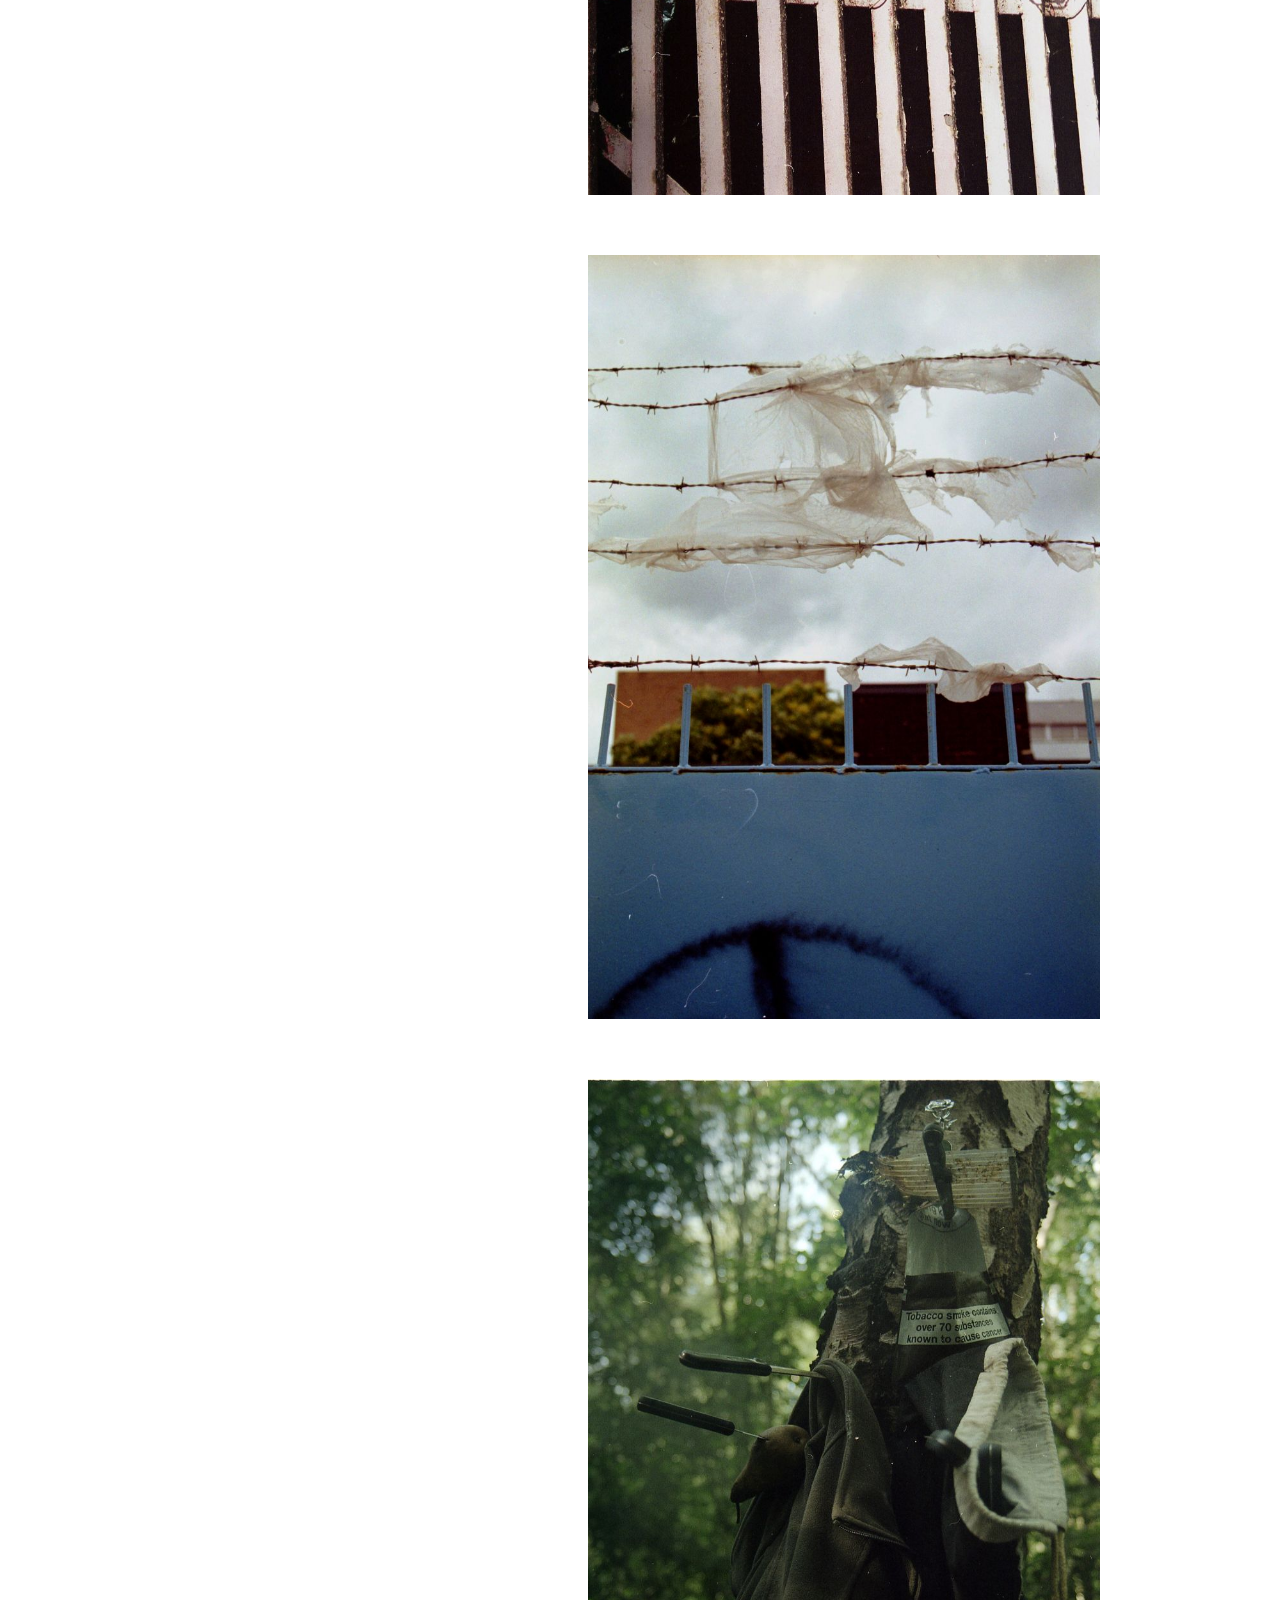
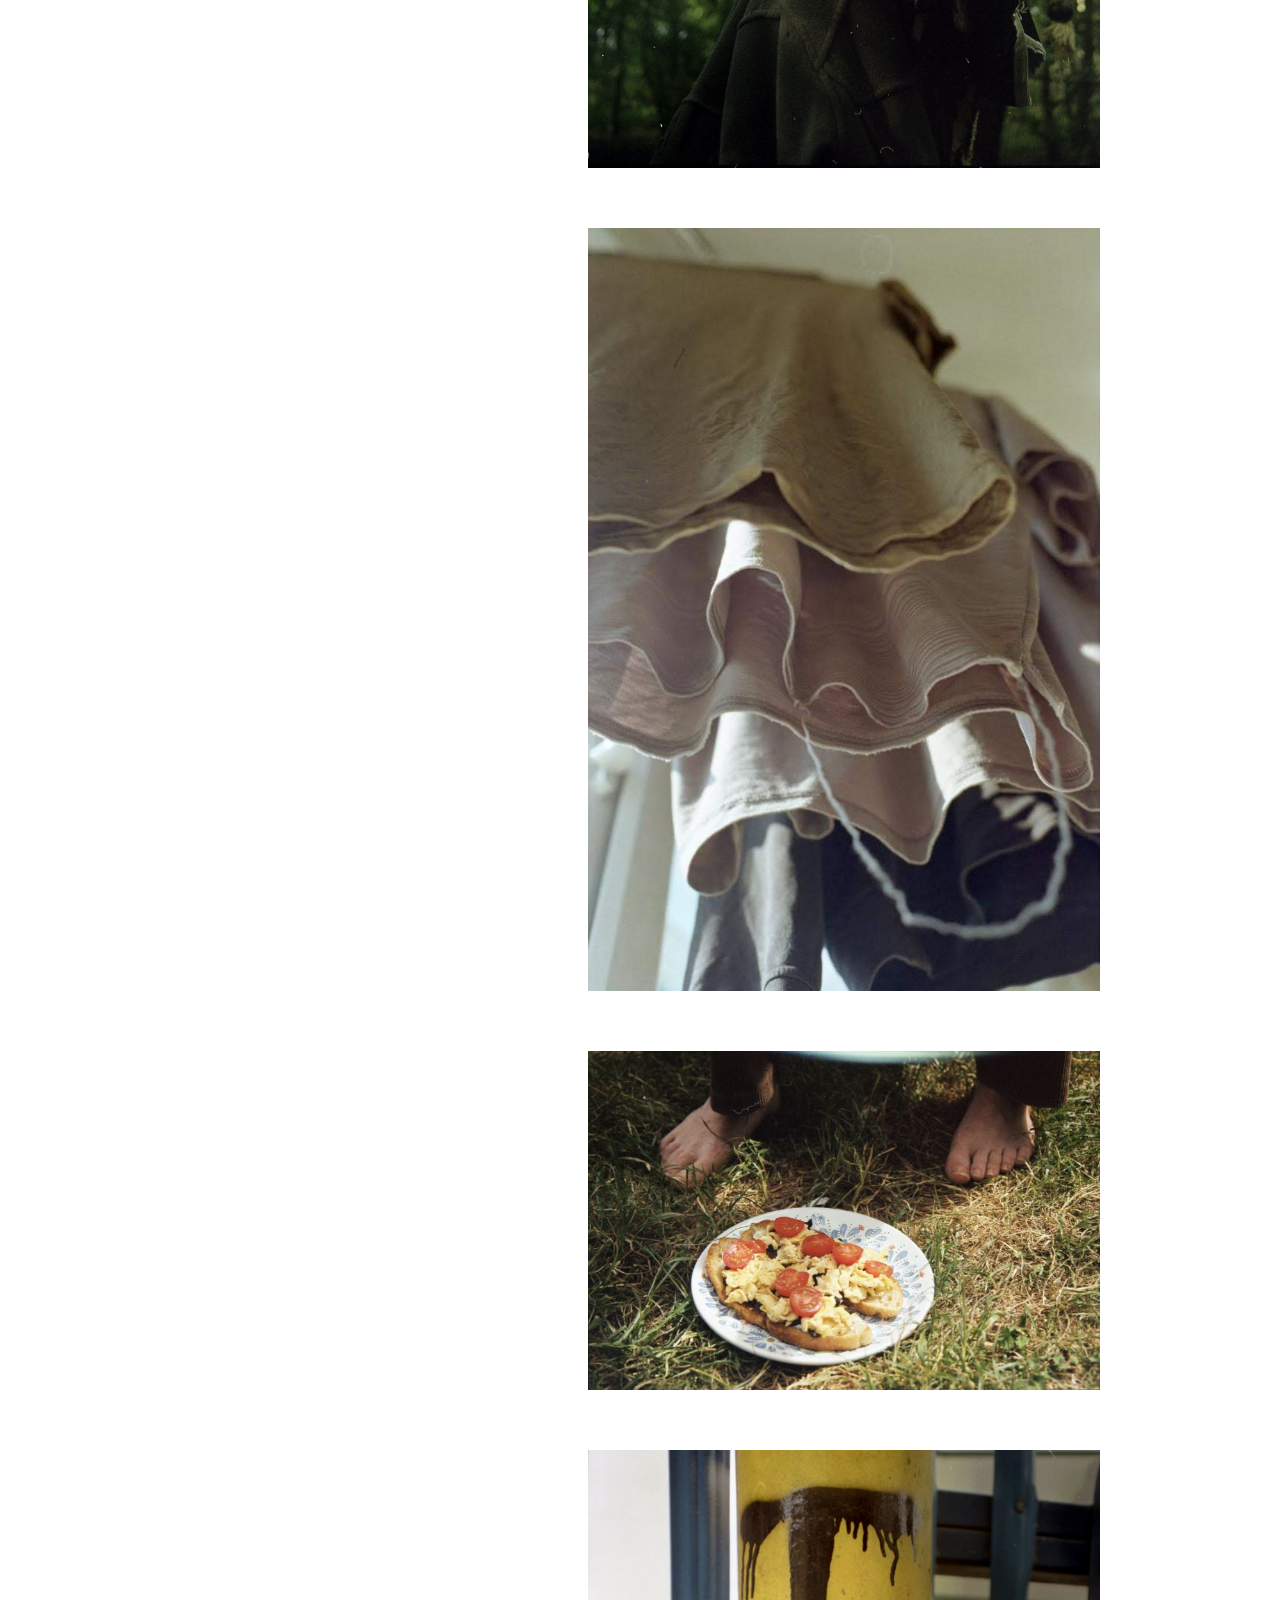
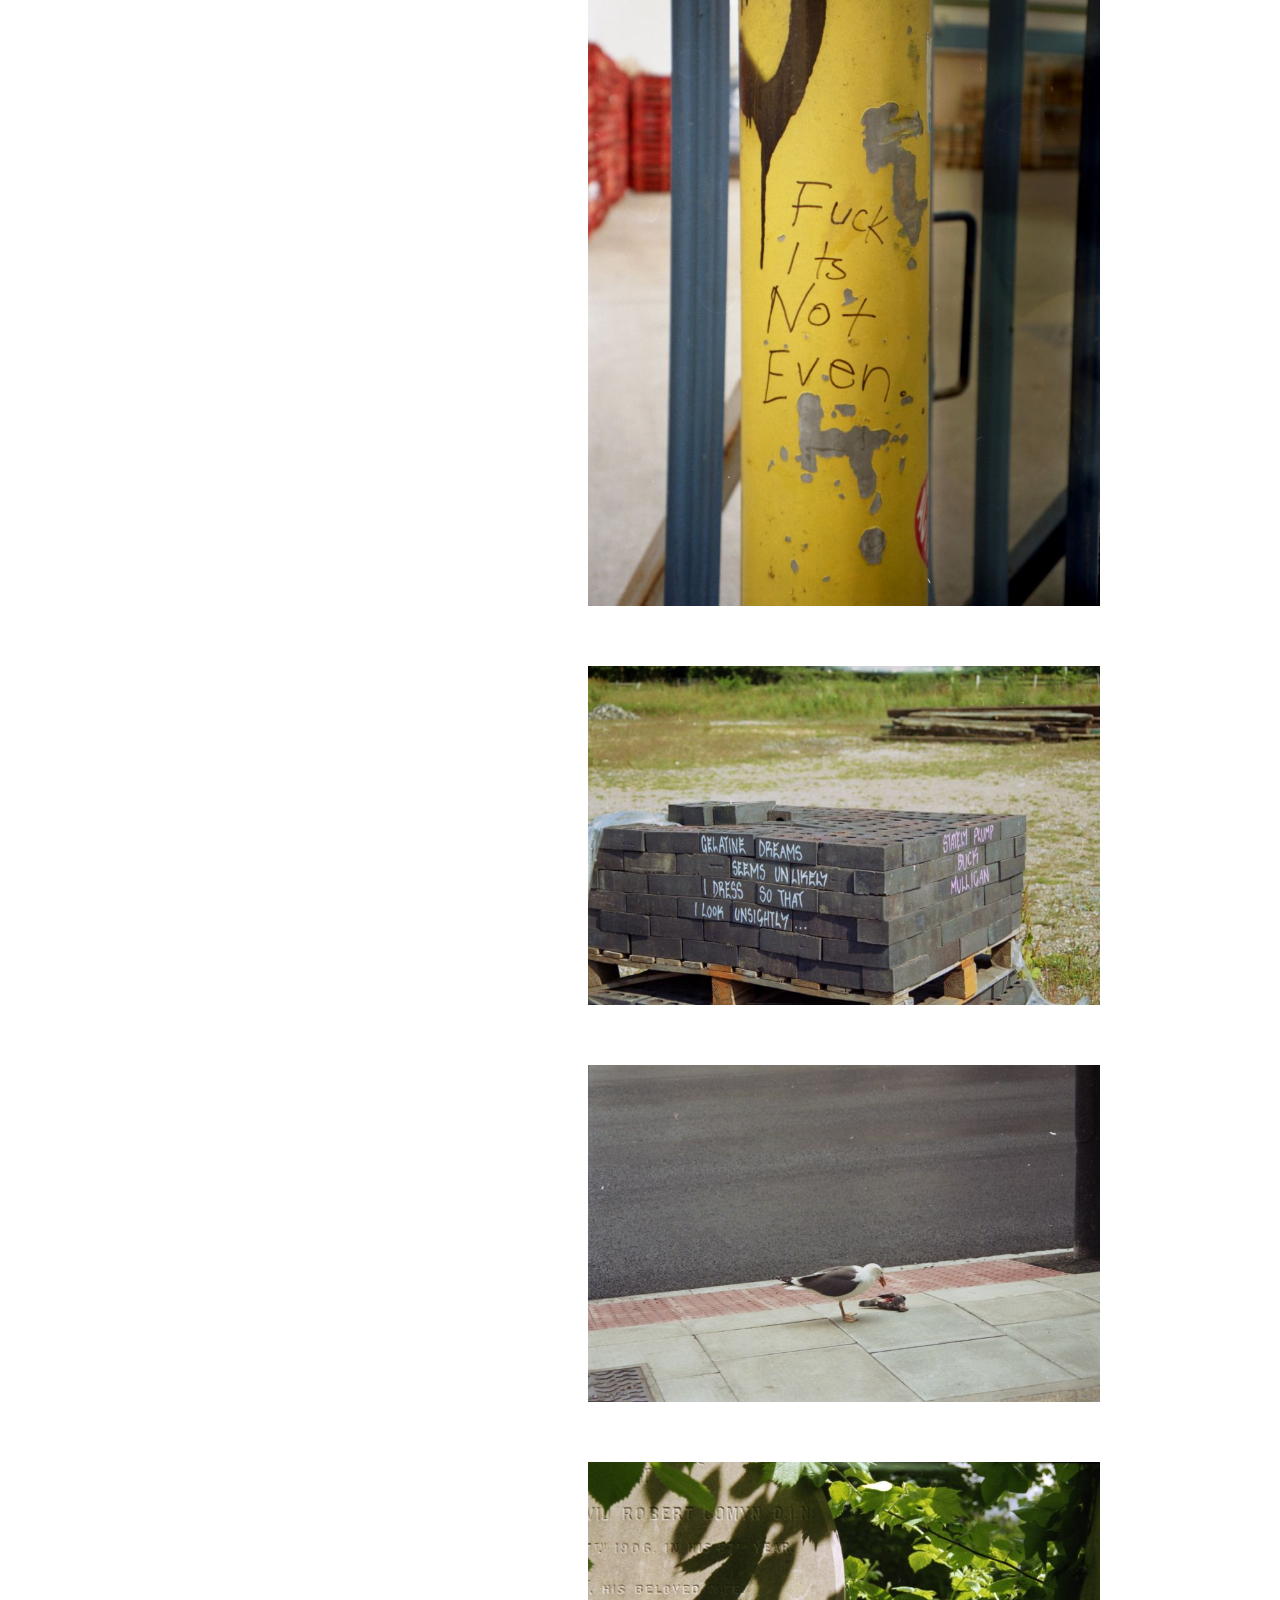
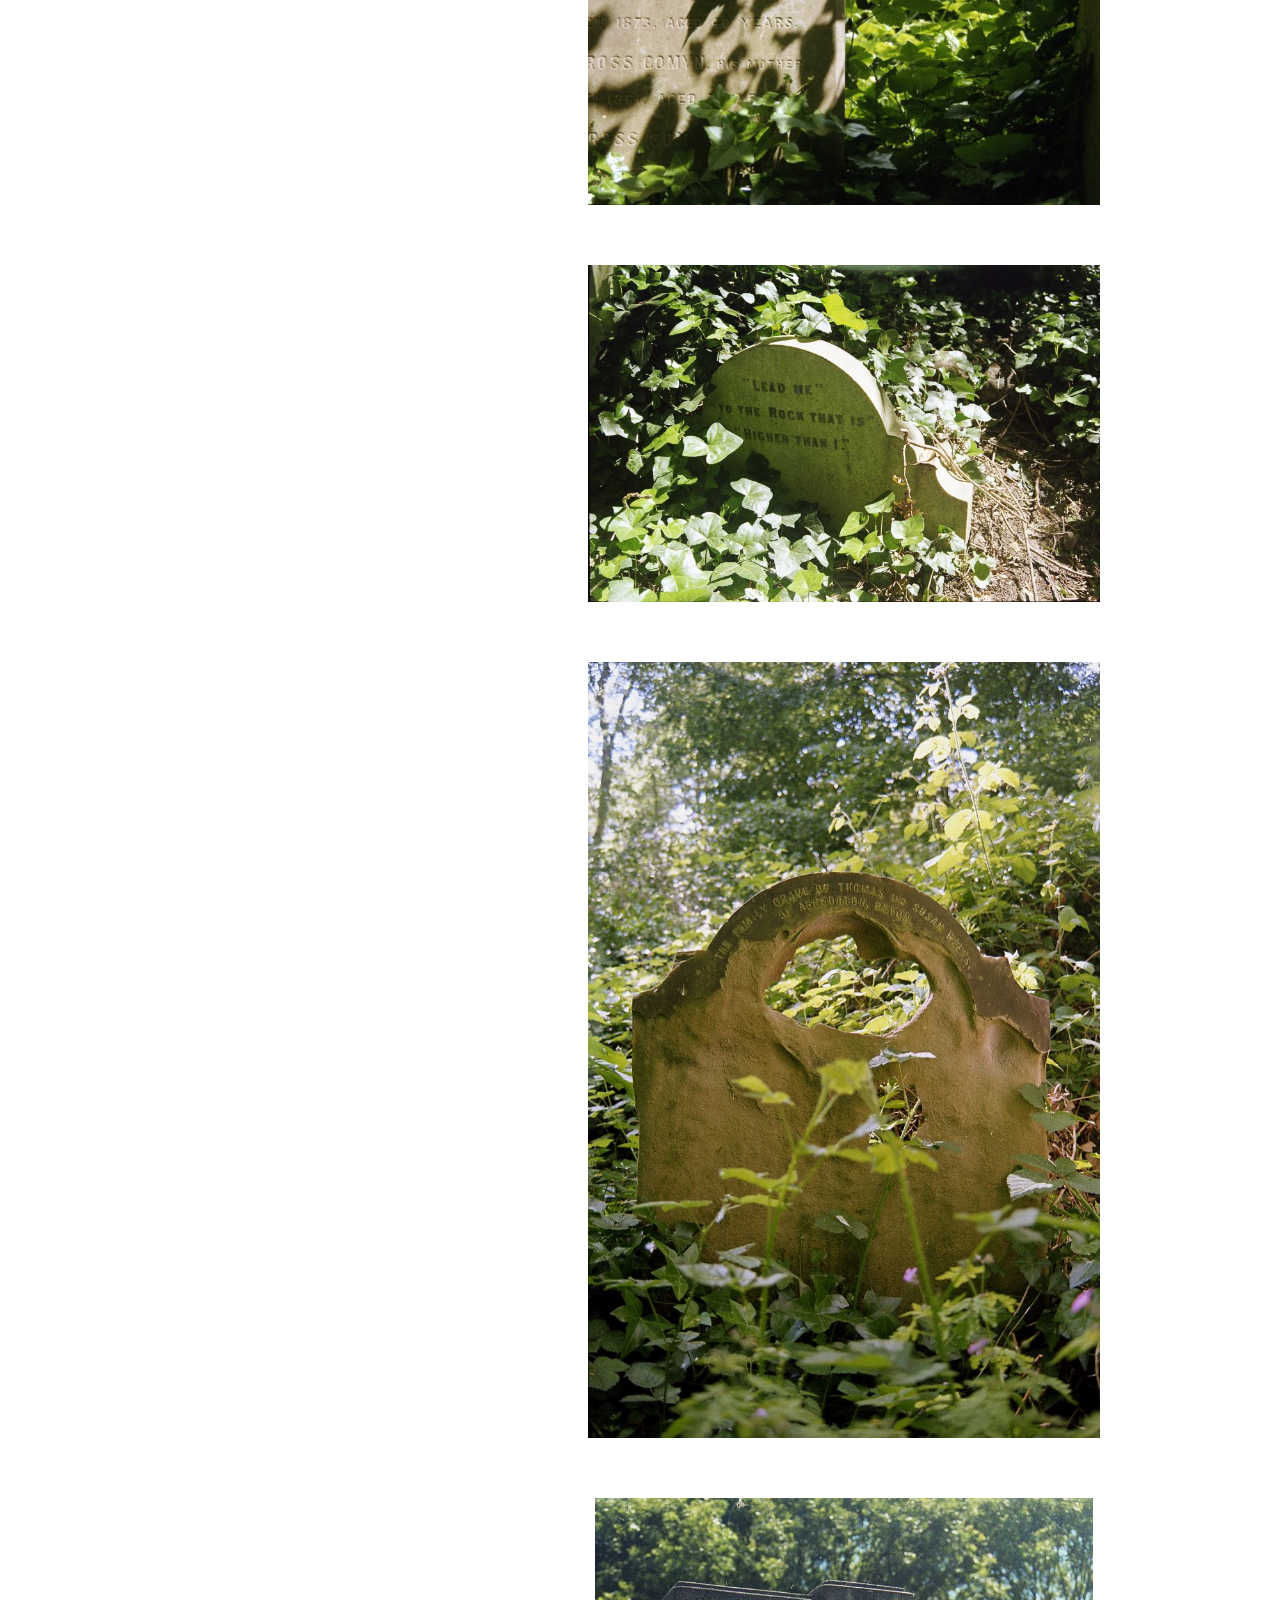
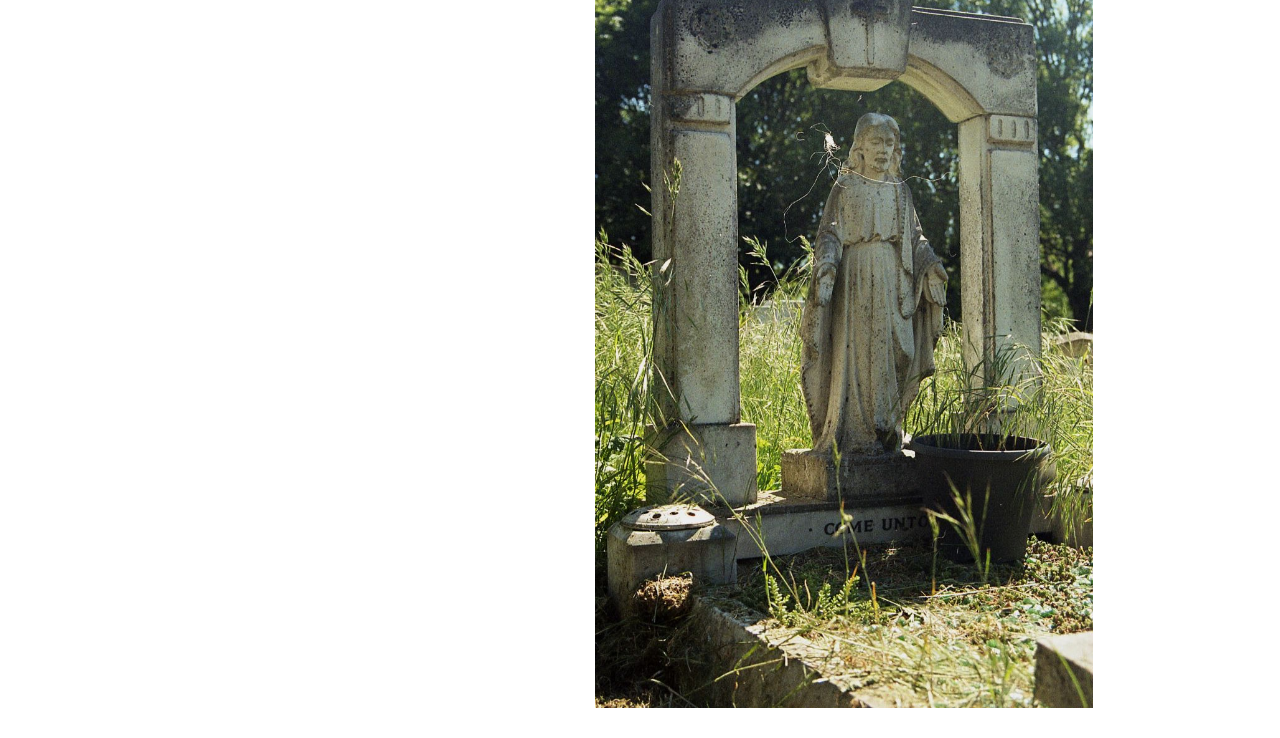
<file: still-lives.html>
<!DOCTYPE html>
<html lang="en">
<head>
    <meta charset="UTF-8">
    <meta name="viewport" content="width=device-width, initial-scale=1.0">
    <meta http-equiv="X-UA-Compatible" content="ie=edge">
    <link href="https://fonts.googleapis.com/css?family=VT323&display=swap" rel="stylesheet">
    <link href="https://fonts.googleapis.com/css?family=Roboto&display=swap" rel="stylesheet">
    <link href="style.css" rel="stylesheet" type="text/css">
    <link rel="icon" type="image/png" href="./images/toilet-paper.svg">
    <script src="https://ajax.googleapis.com/ajax/libs/jquery/3.4.1/jquery.min.js"></script>
    <title>Click Click</title>
</head>
<body>
    <div class="container">
        <div class="nav">
            <a href="index.html">
                <h1>Celluloid Pictures</h1>
            </a>
            <a href="portraits.html">
                <p>Portraits</p>
            </a>
            <a href="landscapes.html">
                <p>Landscapes</p>
            </a>
            <a href="dreamscapes.html">
                <p>Dreamscapes</p>
            </a>
            <a href="still-lives.html">
                <p style='color:#2651ff'>Still Lives</p>
            </a>
            <a href="https://emmacheung.co.uk/" target="_blank">
                <img src="./images/orange.png" class="orange"/>
            </a>
        </div>

        <div class="photos">
            <img src="./images/still-lives/Adorable 290620024[ed]-min.jpg" class="image">
            <img src="./images/still-lives/Belly Rumble 170620016[ed]-min.jpg" class="image">
            <img src="./images/still-lives/Belly Rumble 170620022[ed]-min.jpg" class="image">
            <img src="./images/still-lives/Reise Reise 290620031-min.jpg" class="image">
            <img src="./images/still-lives/Velvety Stomach 290520006-min.jpg" class="image">
            <img src="./images/still-lives/Sonic Meditation039[ed]-min.jpg" class="image">
            <img src="./images/still-lives/Hello World 230720033[ed]-min.jpg" class="image">
            <img src="./images/still-lives/Pale Blue Eyes013[ed]-min.jpg" class="image">
            <img src="./images/still-lives/Hello World 230720037[ed]-min.jpg" class="image">
            <img src="./images/still-lives/IMG-20200411-WA0079-min.jpg" class="image">
            <img src="./images/still-lives/Poundland Lingerie029-min.jpg" class="image">
            <img src="./images/still-lives/Practice 230720024[ed]-min.jpg" class="image">
            <img src="./images/still-lives/Walking Visionary 080720033[ed]-min.jpg" class="image">
            <img src="./images/still-lives/Reise Reise 290620021[ed]-min.jpg" class="image">
            <img src="./images/still-lives/Velvety Stomach 290520012-min.jpg" class="image">
            <img src="./images/still-lives/Washing Machine 300520002-min.jpg" class="image">
            <img src="./images/still-lives/Washing Machine 300520012[ed]-min.jpg" class="image">
            <img src="./images/still-lives/Washing Machine 300520032[ed]-min.jpg" class="image">
        </div>
        
        <div class="back">
            <a href="index.html">
                <h1>Back to home</h1>
            </a>
        </div>

    </div>

</body>
</html>
</file>
<file: style.css>
@media only screen and (min-width:935px) {

    body {
        margin: 0;
        padding: 0;
        background: white;
    }
    
    .container {
        display: grid;
        grid-template-columns: 1fr 1fr;
        justify-items: center;
        align-items: flex-start;
    }
    
    .orange {
        max-width: 60px;
        height: auto;
        padding: 30px;
    }
    
    h1 {
        font-family: VT323, monospace;
        font-size: 2.6rem;
        font-weight: normal;
        text-align: center;
    }
    
    a {
        text-decoration: none;
        color: #000
    }
    a:hover {
        color: #ff6544;
        transition: .3s
    }

    .orange:hover {
        opacity: 70%;
        transition: 0.5s;
    }
    
    p {
        font-family: VT323, monospace;
        font-size: 1.8rem;
        font-weight: normal;
        text-align: center;
    }
    
    .nav {
        grid-column-start: 1;
        display: grid;
        justify-items: center;
        position: sticky;
        top: 10%;
    }

    .photos {
        grid-column-start: 2;
        display: grid;
        align-items: center;
        justify-items: center;
    }

    .home-image {
        max-height: 85vh;
        max-width: 40vw;
        padding-top: 60px;
        padding-right: 200px;
        padding-bottom: 30px;
    }

    .image {
        max-height: 90vh;
        max-width: 40vw;
        padding-top: 30px;
        padding-bottom: 30px;
        padding-right: 180px;
    }

    .back {
        display: none;
    }

}

@media only screen and (max-width:935px) {

    body {
        margin: 0;
        padding: 0;
        background: white;
    }
    
    .container {
        display: grid;
        grid-template-columns: 1fr;
        grid-template-rows: 540px 1fr;
        justify-items: center;
        align-items: flex-start;
    }
    
    .orange {
        max-width: 60px;
        height: auto;
        padding-top: 10px;
    }
    
    h1 {
        font-family: VT323, monospace;
        font-size: 2rem;
        font-weight: normal;
        text-align: center;
        padding-top: 40px;
    }
    
    a {
        text-decoration: none;
        color: #000
    }
    a:hover {
        color: #ff6544;
        transition: .3s
    }

    .orange:hover {
        opacity: 70%;
        transition: 0.5s;
    }
    
    p {
        font-family: VT323, monospace;
        font-size: 1.8rem;
        font-weight: normal;
        text-align: center;
    }
    
    .nav {
        grid-row-start: 1;
        display: grid;
        justify-items: center;
        top: 10%;
    }

    .photos {
        grid-row-start: 2;
        display: grid;
        align-items: center;
        justify-items: center;
    }

    .home-image {
        max-width: 80vw;
        padding-top: 60px;
        padding-bottom: 50px;
    }

    .image {
        max-width: 80vw;
        padding-top: 30px;
        padding-bottom: 30px;
    }

    .back {
        padding-bottom: 50px;
    }

}
</file>
